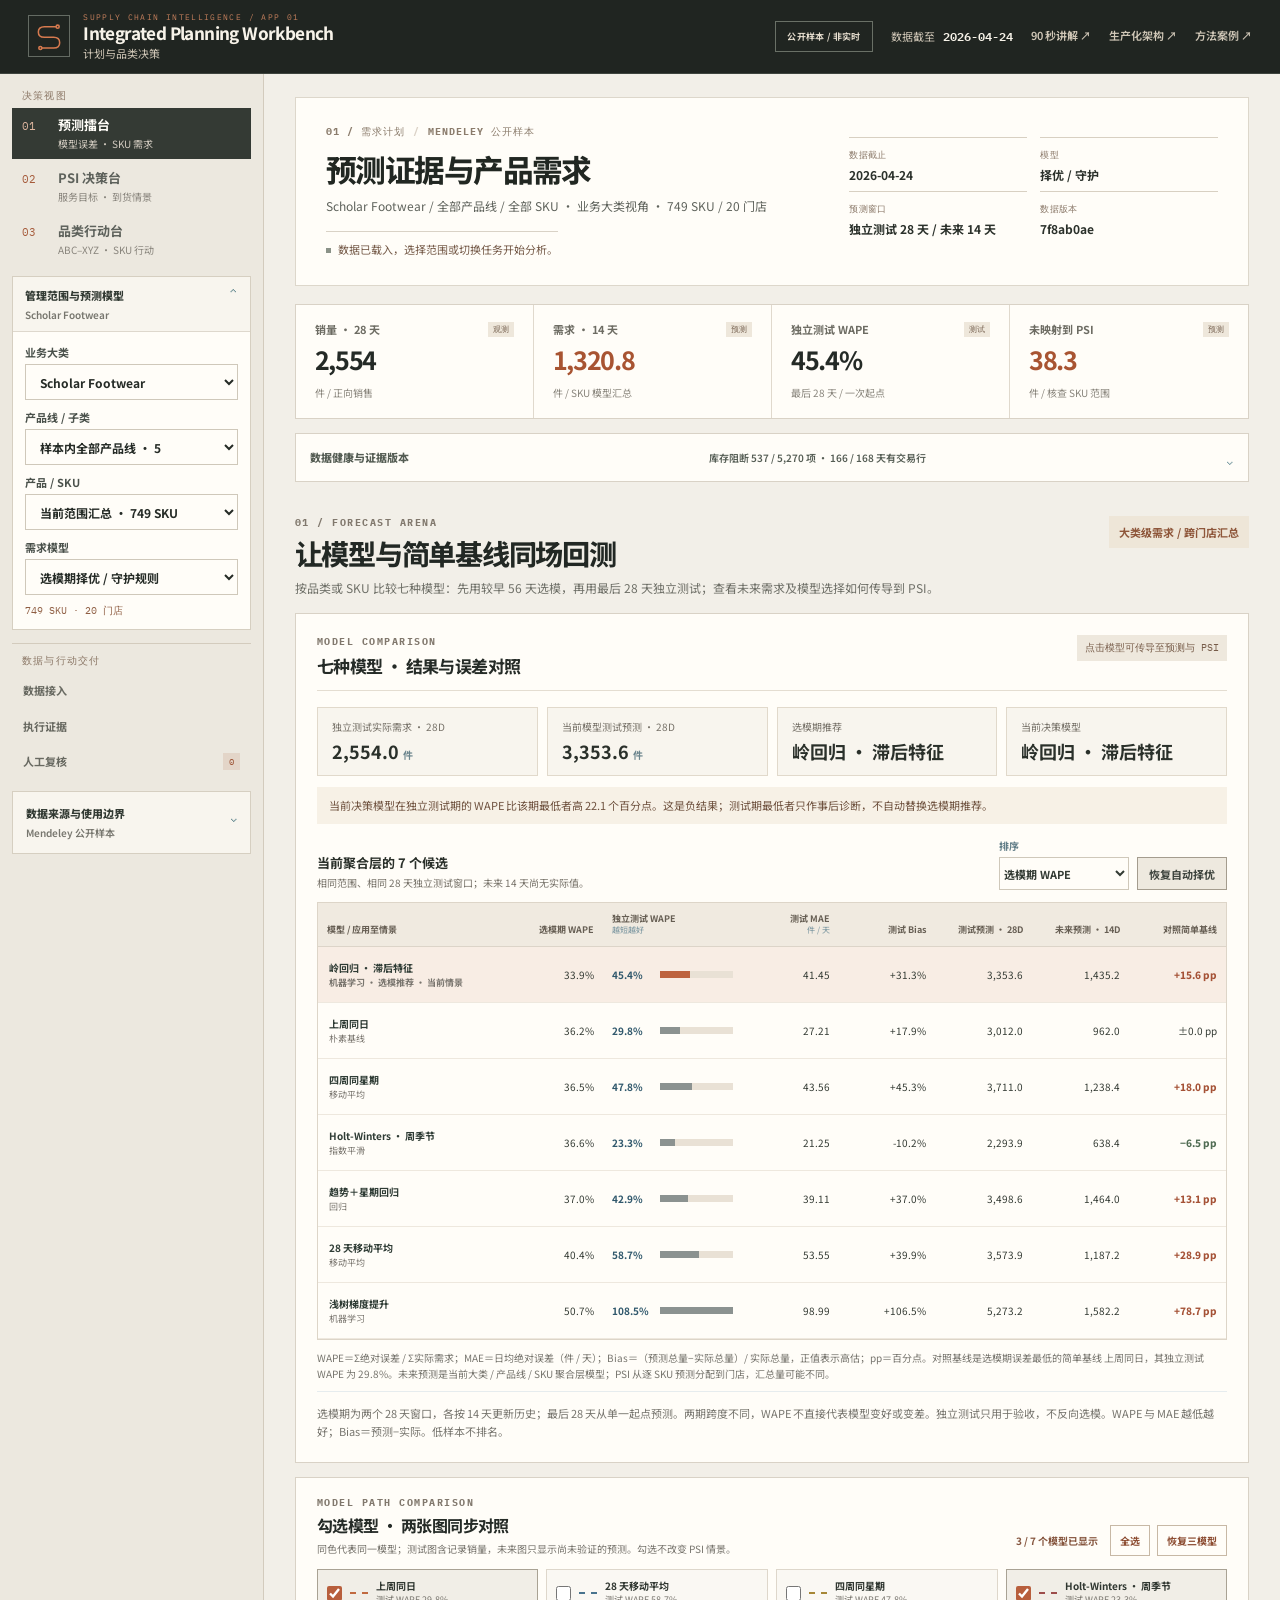
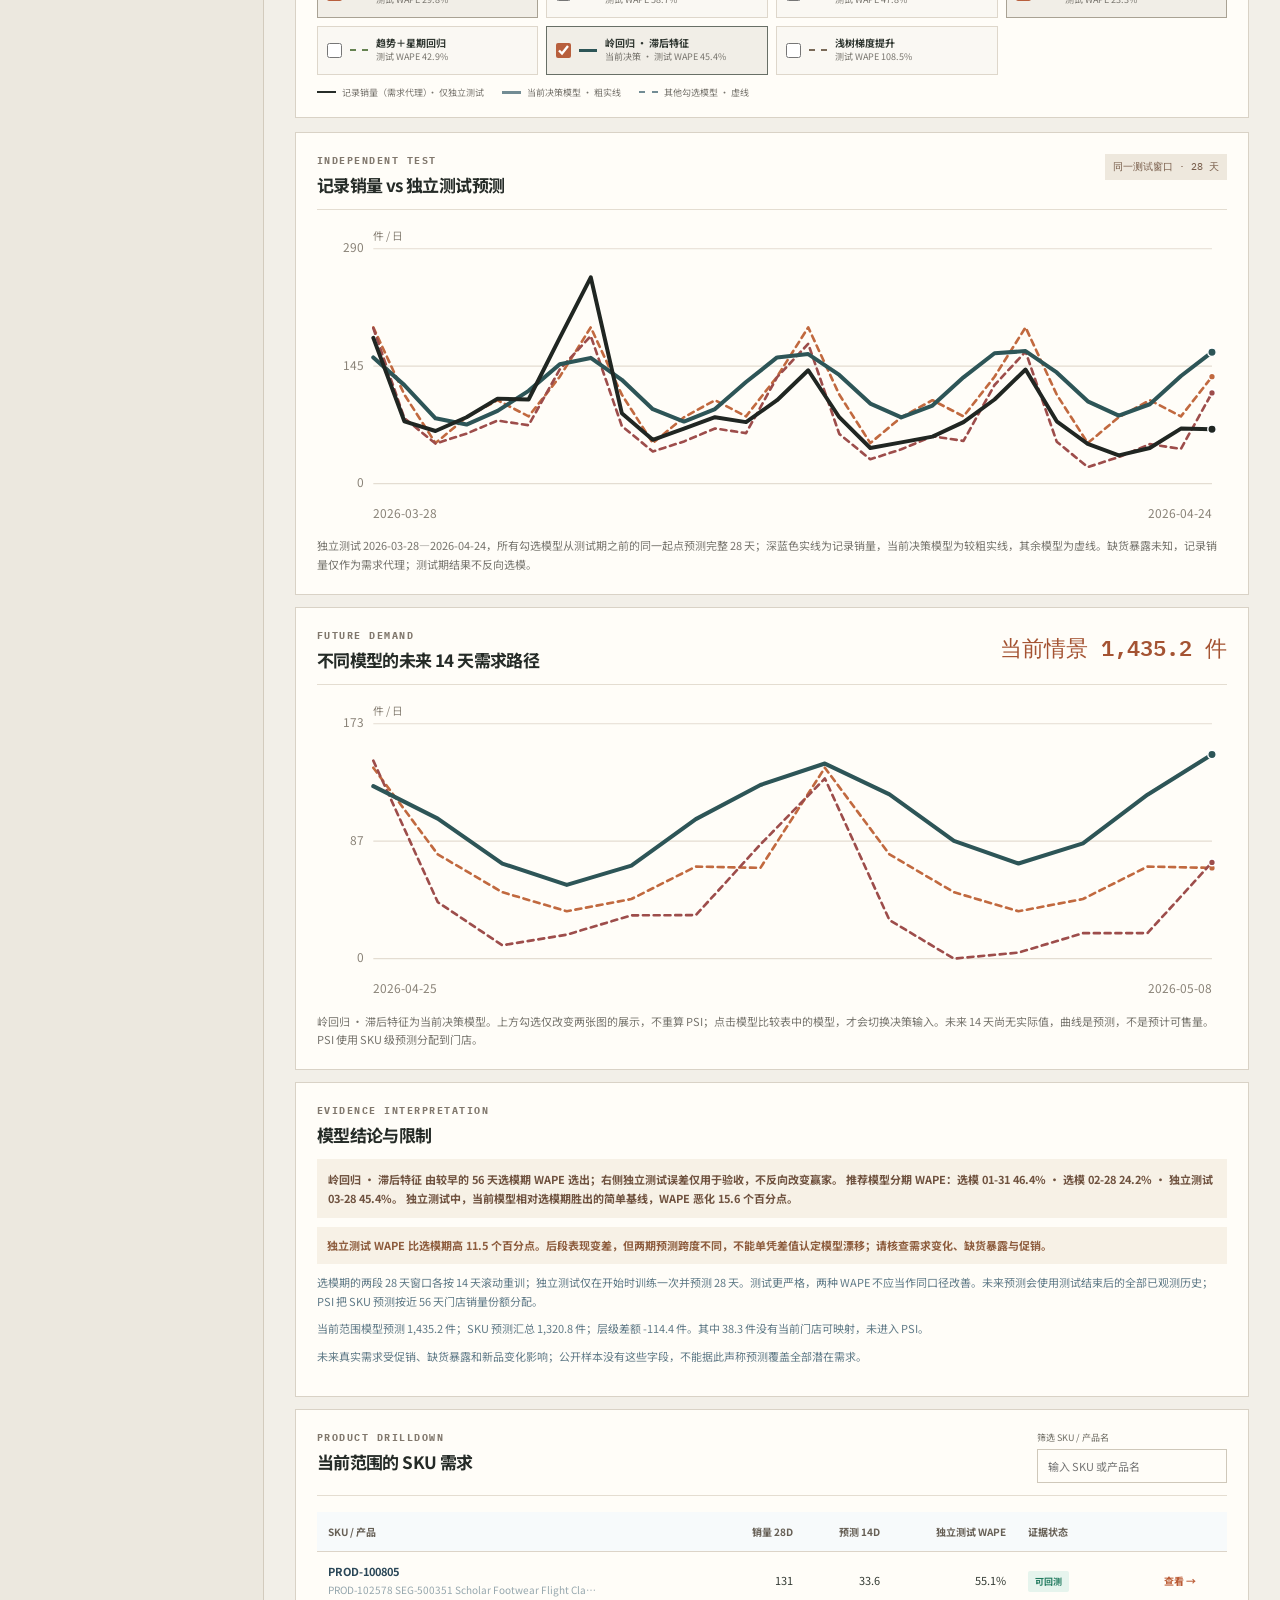
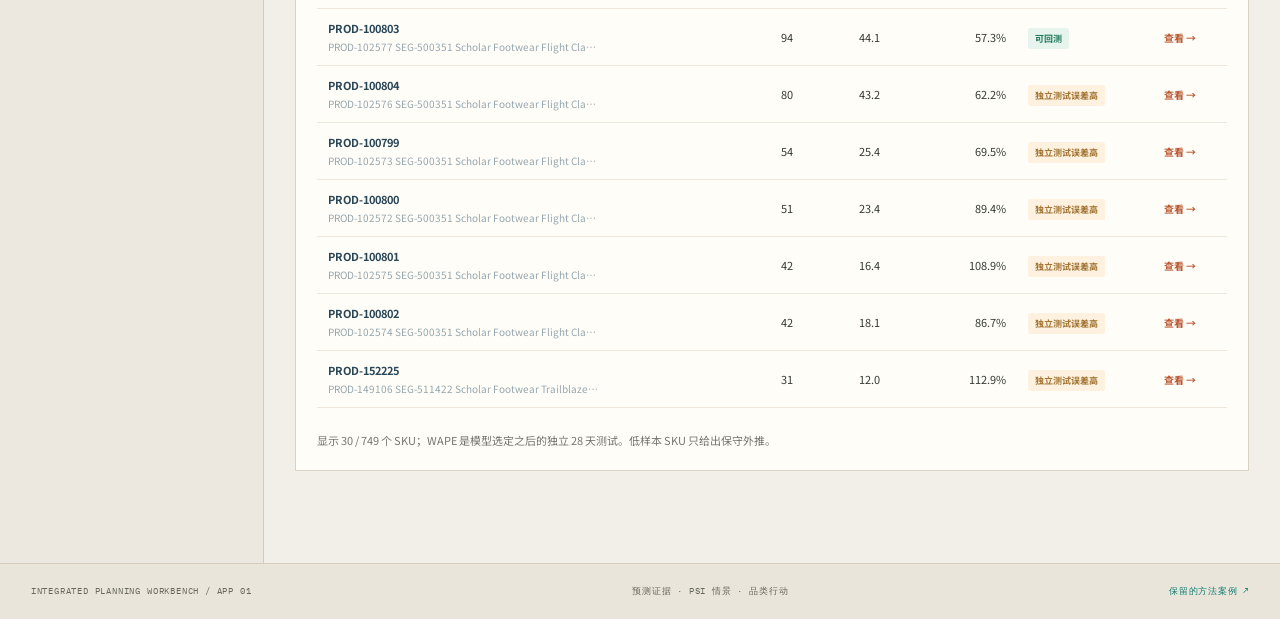
<file: docs/index.html>
<!doctype html>
<html lang="zh-CN">
<head>
  <meta charset="utf-8"><meta name="viewport" content="width=device-width,initial-scale=1">
  <meta name="description" content="从预测擂台到 PSI 情景与 ABC–XYZ 品类行动的供应链计划决策应用。">
  <title>Integrated Planning Workbench · 计划与品类决策</title>
  <link rel="stylesheet" href="console.css?v=app01-p1-demo-v3"><script type="module" src="console.js?v=app01-rail-v1"></script>
  <link rel="stylesheet" href="console-redesign.css?v=app01-multi-model-v2"><link rel="stylesheet" href="console-editorial.css?v=app01-quiet-v1">
</head>
<body><div class="app-shell">
  <header class="topbar"><a class="brand-mark" href="https://supply-chain-lab.summercommences.com/#app" aria-label="返回作品集"><svg viewBox="0 0 48 48" aria-hidden="true" focusable="false"><path d="M37 10H17c-6 0-9 3-9 8s3 8 9 8h14c6 0 9 3 9 8s-3 8-9 8H11"/><circle cx="37" cy="10" r="2.3"/><circle cx="11" cy="42" r="2.3"/></svg></a><div class="brand-copy"><small>SUPPLY CHAIN INTELLIGENCE / APP 01</small><strong>Integrated Planning Workbench</strong><span>计划与品类决策</span></div><div class="topbar-right"><span id="data-mode" class="data-mode">正在载入</span><span class="topbar-date">数据截至 <b id="as-of">—</b></span><a href="walkthrough.html">90 秒讲解 ↗</a><a href="production-readiness.html">生产化架构 ↗</a><a href="method-case/">方法案例 ↗</a></div></header>
  <main class="workbench-layout">
    <aside class="workbench-rail" aria-label="工作台控制区"><div class="rail-inner">
      <div class="rail-heading"><small>WORKSPACE / APP 01</small><strong>计划工作台</strong><span>预测 → 供需 → 品类决策</span></div>
      <div class="navigation-row"><nav class="main-nav" aria-label="三个决策视图"><button type="button" data-view="forecast" class="active" aria-current="page"><span>01</span><strong>预测擂台</strong><small>模型误差 · SKU 需求</small></button><button type="button" data-view="psi"><span>02</span><strong>PSI 决策台</strong><small>服务目标 · 到货情景</small></button><button type="button" data-view="category"><span>03</span><strong>品类行动台</strong><small>ABC–XYZ · SKU 行动</small></button></nav></div>
      <details class="scope-panel" open><summary><span>管理范围与预测模型</span><strong id="scope-rail-summary">加载中…</strong><em>调整</em></summary><div class="scope-bar"><div class="scope-label"><span class="tiny-overline">DECISION SCOPE</span><strong>选择管理范围</strong></div><label class="scope-field major-field">业务大类<select id="scope-major" aria-label="选择业务大类"></select></label><label class="scope-field category-field">产品线 / 子类<select id="scope-category" aria-label="选择产品线"></select></label><label class="scope-field sku-field">产品 / SKU<select id="scope-sku" aria-label="选择产品"><option value="">当前范围汇总</option></select></label><label class="scope-field model-field">需求模型<select id="model-policy" aria-label="选择用于情景的需求模型"><option value="auto">选模期择优 / 守护规则</option><option value="seasonal7">上周同日</option><option value="moving28">28 天移动平均</option><option value="weekday4">四周同星期</option><option value="holtWinters">Holt-Winters · 周季节</option><option value="linearTrend">趋势＋星期回归</option><option value="ridge">岭回归 · 滞后特征</option><option value="boostedStumps">浅树梯度提升</option></select></label><div id="scope-count" class="scope-count">—</div></div></details>
      <nav class="utility-nav" aria-label="数据与行动交付"><span class="utility-label">数据与行动交付</span><button type="button" data-view="data">数据接入</button><button type="button" data-view="evidence">执行证据</button><button type="button" data-view="review">人工复核 <b id="review-count">0</b></button></nav>
      <details class="source-panel"><summary><span>数据来源与使用边界</span><b id="source-rail-label">加载中…</b></summary><div id="trust-banner" class="trust-banner" role="status"></div></details>
    </div></aside>
    <div class="workbench-main">
      <section id="decision-context" class="decision-context" aria-label="当前工作情景"><div class="context-main"><div class="context-eyebrow"><span id="context-view">工作台</span><span class="context-dot">/</span><span id="context-mode">正在载入</span></div><h1 id="context-title">正在建立计划视图</h1><p id="context-scope">—</p><div id="context-update" class="context-update" role="status">正在准备数据与情景</div></div><div class="context-side"><div id="context-chips" class="context-chips"></div><button type="button" id="edit-scope" class="context-edit">调整管理范围 ↗</button></div></section>
    <div id="loading" class="loading" role="status">正在核对数据并建立计划模型…</div>
    <div id="workspace" hidden>
      <div id="scope-kpis" class="scope-kpis" aria-label="当前范围的计划指标"></div>
      <details class="coverage-disclosure"><summary><span>数据健康与证据版本</span><strong id="coverage-signal">加载中…</strong></summary><div id="coverage-strip" class="coverage-strip" aria-label="当前数据覆盖与证据版本"></div></details>

      <section id="forecast-view" class="view"><div class="view-heading"><div><p class="view-index">01 / FORECAST ARENA</p><h2>让模型与简单基线同场回测</h2><p>按品类或 SKU 比较七种模型：先用较早 56 天选模，再用最后 28 天独立测试；查看未来需求及模型选择如何传导到 PSI。</p></div><div id="forecast-status" class="view-status"></div></div><div class="panel scoreboard"><div class="panel-heading"><div><span class="panel-overline">MODEL COMPARISON</span><h2>七种模型 · 结果与误差对照</h2></div><span class="small-chip">点击模型可传导至预测与 PSI</span></div><div id="model-scoreboard"></div><p class="panel-foot">选模期为两个 28 天窗口，各按 14 天更新历史；最后 28 天从单一起点预测。两期跨度不同，WAPE 不直接代表模型变好或变差。独立测试只用于验收，不反向选模。WAPE 与 MAE 越低越好；Bias＝预测−实际。低样本不排名。</p></div><div class="panel model-chart-selector"><div class="model-chart-header"><div><span class="panel-overline">MODEL PATH COMPARISON</span><h2>勾选模型 · 两张图同步对照</h2><p>同色代表同一模型；测试图含记录销量，未来图只显示尚未验证的预测。勾选不改变 PSI 情景。</p></div><div class="model-chart-actions"><strong id="model-chart-count">—</strong><button type="button" id="model-chart-all" class="subtle-button">全选</button><button type="button" id="model-chart-reset" class="subtle-button">恢复三模型</button></div></div><div id="model-chart-options" class="model-chart-options" role="group" aria-label="选择在两张图中对照的预测模型"></div><div class="model-chart-key"><span><i class="actual-line"></i>记录销量（需求代理）· 仅独立测试</span><span><i class="current-line"></i>当前决策模型 · 粗实线</span><span><i class="other-line"></i>其他勾选模型 · 虚线</span></div></div><div class="forecast-layout"><div class="forecast-charts"><div class="panel chart-panel"><div class="panel-heading"><div><span class="panel-overline">INDEPENDENT TEST</span><h2>记录销量 vs 独立测试预测</h2></div><span class="small-chip">同一测试窗口 · 28 天</span></div><div id="backtest-chart" class="chart"></div><p id="backtest-caption" class="chart-caption"></p></div><div class="panel chart-panel"><div class="panel-heading"><div><span class="panel-overline">FUTURE DEMAND</span><h2>不同模型的未来 14 天需求路径</h2></div><span id="future-total" class="panel-figure">—</span></div><div id="future-chart" class="chart short"></div><p id="future-caption" class="chart-caption"></p></div></div><aside class="forecast-side"><div class="panel interpretation"><span class="panel-overline">EVIDENCE INTERPRETATION</span><h2>模型结论与限制</h2><div id="model-interpretation"></div></div></aside></div><div class="panel product-browser"><div class="panel-heading"><div><span class="panel-overline">PRODUCT DRILLDOWN</span><h2>当前范围的 SKU 需求</h2></div><label class="table-search">筛选 SKU / 产品名<input id="forecast-search" type="search" placeholder="输入 SKU 或产品名"></label></div><div class="table-wrap"><table><thead><tr><th>SKU / 产品</th><th class="num">销量 28D</th><th class="num">预测 14D</th><th class="num">独立测试 WAPE</th><th>证据状态</th><th></th></tr></thead><tbody id="forecast-products"></tbody></table></div><p id="forecast-list-note" class="panel-foot"></p></div></section>

      <section id="psi-view" class="view" hidden><div class="view-heading"><div><p class="view-index">02 / PSI DECISION DESK</p><h2>比较服务目标下的库存与补货</h2><p>同一组 SKU 需求预测输入三个服务目标；库存滚动、数量守恒和金额由规则计算。</p></div><div class="view-status warning">所有补货效果均为情景模拟</div></div><div class="panel scenario-controls"><div class="panel-heading"><div><span class="panel-overline">SCENARIO ASSUMPTIONS</span><h2>计划参数</h2></div><span class="small-chip">更改即重算 · 清空待复核动作</span></div><div class="control-grid"><label>模拟窗口<select id="horizon"><option value="14" selected>14 天 · 模型范围</option><option value="28">28 天 · 后 14 天延展</option></select></label><label>默认交期 / 天<input id="lead-time" type="number" min="1" max="90" value="14"></label><label>复盘周期 / 天<input id="review-days" type="number" min="1" max="60" value="7"></label><label>额外缓冲 / 天<input id="buffer-days" type="number" min="0" max="60" value="7"></label><label>补货容量上限 / 件<input id="max-order" type="number" min="0" step="1" value="0" title="0 表示不设上限"></label></div></div><div class="service-head"><div><span class="panel-overline">SERVICE TARGET COMPARISON</span><h2>选择一档进入决策情景</h2></div><p>目标服务参数影响安全量，并非实际服务水平预测</p></div><div id="service-cards" class="service-cards"></div><div class="psi-layout"><div class="panel chart-panel"><div class="panel-heading"><div><span class="panel-overline">PSI SCENARIO / DAILY CLOSE</span><h2>模拟期末库存路径</h2></div><span class="legend"><i class="legend-actual"></i> 无新增提案 <i class="legend-model"></i> 含提案到货</span></div><div id="psi-stock-chart" class="chart"></div><p id="psi-stock-caption" class="chart-caption psi-simulation-note"></p><details class="psi-daily-details"><summary>查看每日 P / S / I 数量明细</summary><p id="psi-daily-note" class="chart-caption"></p><div class="table-wrap"><table><thead><tr><th>日期</th><th class="num">预测需求 S</th><th class="num">已知在途到货 P</th><th class="num">提案到货 P</th><th class="num">基线期末 I</th><th class="num">提案期末 I</th><th class="num">基线未满足</th><th class="num">提案未满足</th></tr></thead><tbody id="psi-daily-rows"></tbody></table></div></details></div><div class="panel scenario-impact"><span class="panel-overline">DECISION IMPACT</span><h2>所选服务目标</h2><div id="psi-impact"></div></div></div><div class="psi-layout bottom"><div class="panel chart-panel"><div class="panel-heading"><div><span class="panel-overline">UNMET DEMAND / SIMULATED</span><h2>各 SKU 未满足需求累计汇总</h2></div></div><div id="psi-unmet-chart" class="chart short"></div><p class="chart-caption">各 SKU × 门店的预测需求与模拟供应逐日计算后累计；累计值不会下降，每日缺口相近时会接近直线。历史缺货暴露未知，不能当作真实缺货或服务水平。</p></div><div class="panel reconcile-panel"><div class="panel-heading"><div><span class="panel-overline">PSI RECONCILIATION</span><h2>数量与金额口径</h2></div></div><div id="psi-reconcile"></div></div></div><div class="panel store-panel"><div class="panel-heading"><div><span class="panel-overline">LOCATION DECOMPOSITION</span><h2>门店计划拆解</h2></div><span id="store-count" class="small-chip">—</span></div><div class="table-wrap"><table><thead><tr><th>门店</th><th class="num">有效在手 · 观测</th><th class="num">销量 28D · 观测</th><th class="num">提议量 · 情景</th><th class="num">基线未满足 · 情景</th><th class="num">提案后未满足 · 情景</th><th class="num">阻断</th></tr></thead><tbody id="psi-stores"></tbody></table></div></div><div id="psi-caveat" class="method-banner"></div></section>

      <section id="category-view" class="view" hidden><div class="view-heading"><div><p class="view-index">03 / CATEGORY ACTION DESK</p><h2>从组合结构走到 SKU 行动</h2><p>按销售贡献、需求波动、成本、退货和库存风险排序；建议列出证据，由人决定。</p></div><div id="category-status" class="view-status"></div></div><div id="category-kpis" class="category-kpis"></div><div class="category-top"><div class="panel matrix-panel"><div class="panel-heading"><div><span class="panel-overline">ABC × XYZ PORTFOLIO</span><h2>销售贡献 × 需求波动</h2></div><button type="button" id="clear-segment" class="subtle-button">清除分层筛选</button></div><div id="abc-matrix" class="abc-matrix"></div><p class="panel-foot">ABC：当前范围内近 28 天净销售额累计贡献，80% / 95% 分界。XYZ：近 12 周销量变异系数，X≤0.5、Y≤1、Z&gt;1；低于 8 件或少于 3 个有销量周归 N。</p></div><div class="panel action-priorities"><div class="panel-heading"><div><span class="panel-overline">CATEGORY SIGNALS</span><h2>当前优先处理信号</h2></div></div><div id="category-signals"></div></div></div><div class="action-layout"><div class="panel action-table"><div class="panel-heading"><div><span class="panel-overline">SKU ACTION REGISTER</span><h2>产品行动清单</h2></div><span id="action-count" class="small-chip">—</span></div><div class="table-controls"><label>搜索<input id="action-search" type="search" placeholder="SKU / 产品名"></label><label>排序<select id="action-sort"><option value="priority">综合优先级</option><option value="revenue">净销售额</option><option value="returns">退货率</option><option value="risk">风险门店</option><option value="stockValue">已知库存成本</option><option value="forecast">未来需求</option></select></label><label>行动<select id="action-filter"><option value="all">全部行动</option><option value="risk">预计缺口</option><option value="blocked">数据阻断</option><option value="overstock">高库存</option><option value="returns">高退货</option></select></label></div><div class="table-wrap"><table><thead><tr><th>SKU / 产品</th><th>分层</th><th class="num">销量 28D</th><th class="num">净销售额</th><th class="num">退货率</th><th class="num">已知库存成本</th><th class="num">风险门店 · 情景</th><th>建议动作 · 待复核</th></tr></thead><tbody id="action-rows"></tbody></table></div><div class="pager"><button type="button" id="action-prev">← 上一页</button><span id="action-page"></span><button type="button" id="action-next">下一页 →</button></div></div><aside id="sku-detail" class="panel sku-detail"><p class="empty-state">从行动清单选择 SKU，查看模型证据、门店风险与复核动作。</p></aside></div></section>

      <section id="data-view" class="view" hidden><div class="view-heading"><div><p class="view-index">DATA / LOCAL INTAKE</p><h2>接入自己的计划数据</h2><p>销售、库存与商品主数据为必需。库存可增加 available_units 作为计划可用量；在途 ETA 与商品交期、MOQ 进入 PSI。后续促销、缺货暴露与执行回执单独接入，不自动改写模型。</p></div><div class="view-status">CSV 只在浏览器会话处理</div></div><div class="data-layout"><div class="panel intake-panel"><div class="panel-heading"><div><span class="panel-overline">STANDARDIZED CSV</span><h2>文件映射</h2></div><button type="button" id="restore-demo" class="subtle-button">恢复公开样本</button></div><div class="upload-grid"><label class="upload-box"><b>01 销售 · 必需</b><span>date, location, sku, units, net_sales, cogs</span><input id="file-sales" type="file" accept=".csv,text/csv"><small id="name-sales">未选择</small></label><label class="upload-box"><b>02 库存 · 必需</b><span>as_of, location, sku, on_hand, available_units（建议）</span><input id="file-inventory" type="file" accept=".csv,text/csv"><small id="name-inventory">未选择</small></label><label class="upload-box"><b>03 商品 · 必需</b><span>sku, major_category, category, name…</span><input id="file-products" type="file" accept=".csv,text/csv"><small id="name-products">未选择</small></label><label class="upload-box"><b>04 在途 · 按需</b><span>eta, location, sku, units</span><input id="file-inbound" type="file" accept=".csv,text/csv"><small id="name-inbound">未选择</small></label></div><label class="confirm-line"><input id="no-inbound-confirm" type="checkbox">我确认当前范围没有未收货订单（未上传在途时）</label><div class="button-row"><button type="button" id="apply-files" class="primary-button">校验并加载</button><button type="button" id="download-templates" class="secondary-button">下载 CSV 模板</button></div><p id="intake-message" class="form-message" role="status"></p><div class="evidence-intake"><span class="panel-overline">P1 / POST-SNAPSHOT EVIDENCE</span><h3>可选运营证据</h3><p>这些文件以当前计划数据为键核验，可稍后单独导入；促销仅做标注，不能凭活动日历自动推定提升量。</p><div class="upload-grid"><label class="upload-box"><b>05 促销日历</b><span>promo_id, start_date, end_date, location, sku</span><input id="file-promotions" type="file" accept=".csv,text/csv"><small id="name-promotions">未选择</small></label><label class="upload-box"><b>06 后续销量与缺货暴露</b><span>date, location, sku, sold_units, open_hours, out_of_stock_hours…</span><input id="file-actuals" type="file" accept=".csv,text/csv"><small id="name-actuals">未选择</small></label><label class="upload-box"><b>07 订单执行回执</b><span>scenario_id, location, sku, ordered_units, eta…</span><input id="file-executions" type="file" accept=".csv,text/csv"><small id="name-executions">未选择</small></label></div><button type="button" id="apply-evidence" class="secondary-button">校验并接入运营证据</button><button type="button" id="clear-evidence" class="subtle-button">清除本次运营证据</button><p id="evidence-intake-message" class="form-message" role="status"></p></div></div><div class="panel quality-panel"><div class="panel-heading"><div><span class="panel-overline">QUALITY GATE</span><h2>数据健康</h2></div><span id="quality-count" class="small-chip">—</span></div><div id="data-stats" class="data-stats"></div><div id="quality-list" class="quality-list"></div></div></div></section>


      <section id="evidence-view" class="view" hidden><div class="view-heading"><div><p class="view-index">P1 / OPERATING EVIDENCE</p><h2>从情景推演走向执行证据</h2><p>在当前大类、产品线或 SKU 范围内，检查运营输入覆盖、未来预测与后续观测、建议量与下单回执。所有比较只使用可关联的记录；缺失和受缺货影响的销售单列。</p></div><div class="view-status warning">无数据不等于零</div></div><div class="synthetic-launch"><div><small>GUIDED P1 CASE / ALL RECORDS INVENTED</small><strong>看一次有负结果的计划—执行复盘</strong><p>独立合成 2 个 SKU、2 家门店、168 天销售和 7 天后续观测。含促销日预测偏低、缺货截尾、晚到货及建议量与实收量不一致；不会并入 Mendeley 样本。</p></div><div class="synthetic-actions"><button type="button" id="load-synthetic" class="primary-button">加载合成案例</button><a href="walkthrough.html">阅读 90 秒讲解 ↗</a></div></div><div id="evidence-status" class="method-banner"></div><div id="evidence-coverage" class="evidence-grid"></div><div id="evidence-comparisons" class="evidence-comparisons"></div><div id="evidence-caveat" class="method-banner"></div><p class="panel-foot"><a href="production-readiness.html">查看生产化架构与差距清单 ↗</a> · 运营证据只保存在当前浏览器会话，不构成 ERP/WMS 或审批系统的记录。</p></section>

      <section id="review-view" class="view" hidden><div class="view-heading"><div><p class="view-index">REVIEW / HUMAN IN THE LOOP</p><h2>复核品类行动，再交付现有流程</h2><p>行动单保留模型、库存和金额证据；导出的是待复核建议，不是采购单。</p></div></div><div id="review-gate" class="method-banner"></div><div class="review-layout"><div class="panel"><div class="panel-heading"><div><span class="panel-overline">DECISION LOG</span><h2>本次会话的人工决定</h2></div><span id="reviewed-count" class="small-chip">0 项</span></div><div id="review-log" class="review-log"></div></div><div class="panel export-panel"><div class="panel-heading"><div><span class="panel-overline">HANDOFF</span><h2>导出可追溯清单</h2></div></div><p>包含业务大类、产品线、SKU、ABC–XYZ、观测指标、选模与独立测试误差、数据摘要、模型和规则版本、情景编号及全部计划假设。</p><button type="button" id="export-decisions" class="primary-button">导出已复核行动</button><button type="button" id="export-register" class="secondary-button">导出当前范围全量清单</button><p id="export-message" class="panel-foot"></p></div></div></section>
    </div>
    </div>
  </main><footer><span>INTEGRATED PLANNING WORKBENCH / APP 01</span><span>预测证据 · PSI 情景 · 品类行动</span><a href="method-case/">保留的方法案例 ↗</a></footer>
</div></body></html>
</file>
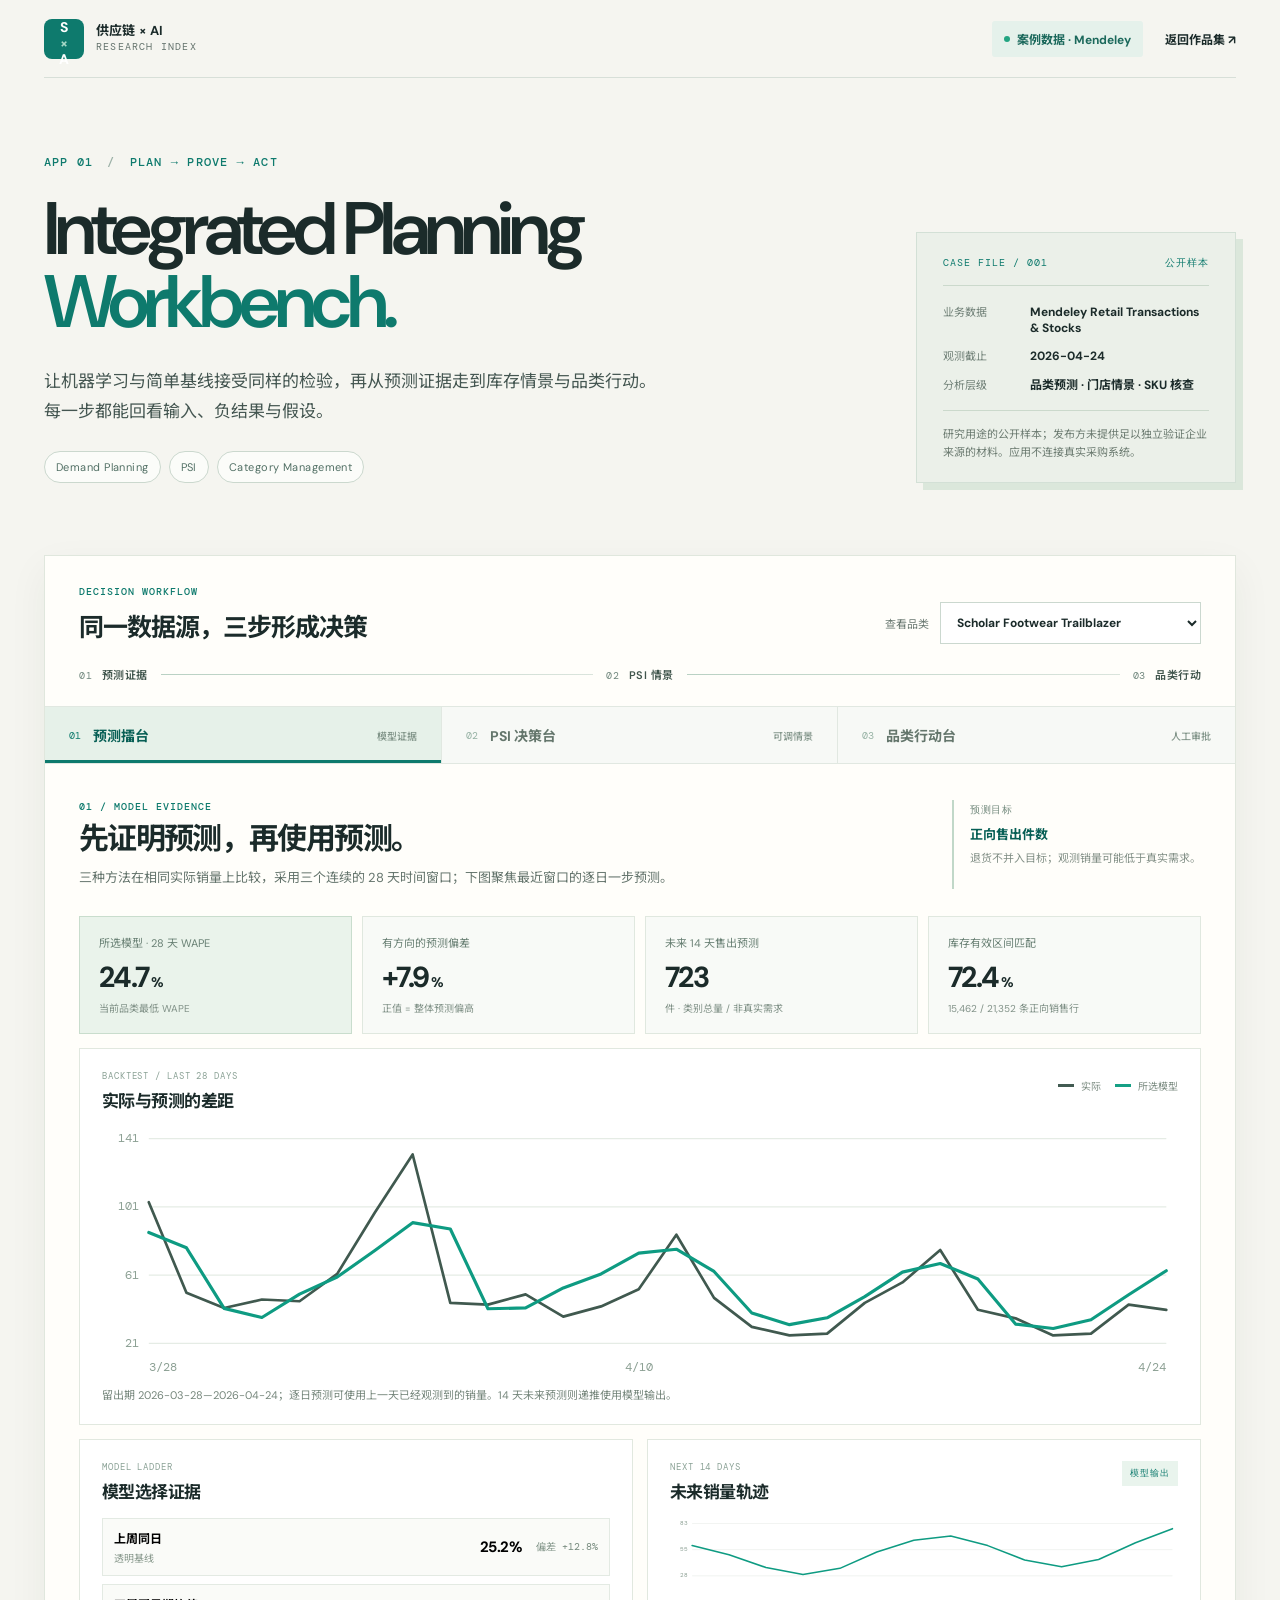
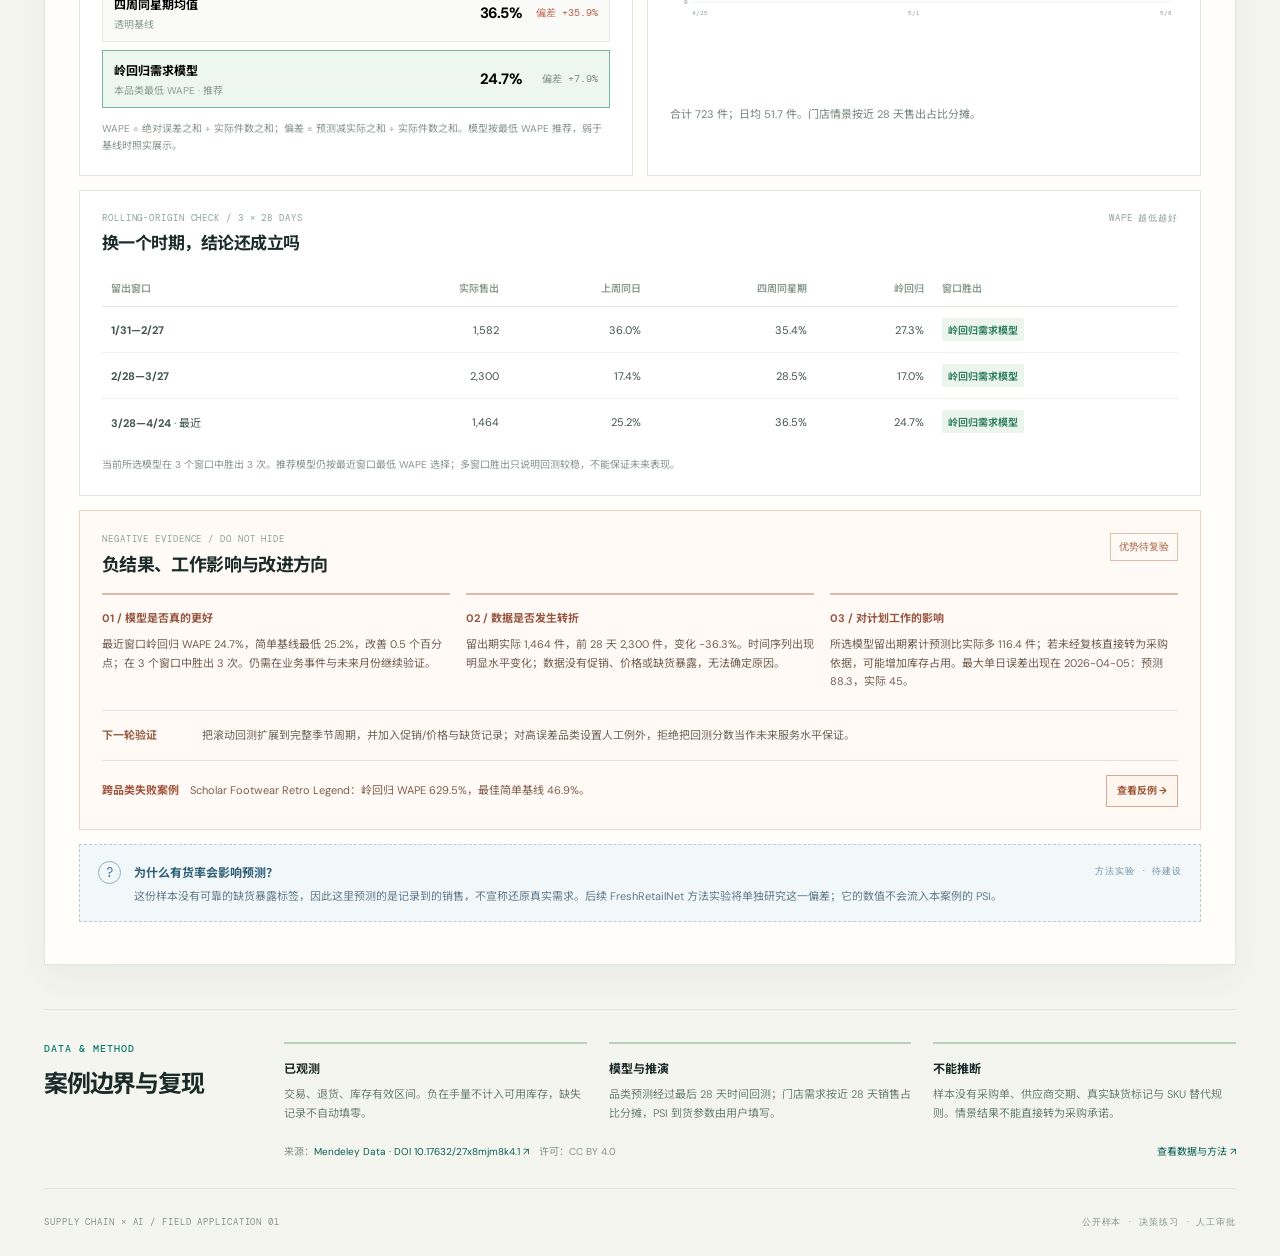
<file: docs/method-case/index.html>
<!doctype html>
<html lang="zh-CN">
<head>
  <meta charset="utf-8">
  <meta name="viewport" content="width=device-width, initial-scale=1">
  <meta name="color-scheme" content="light">
  <meta name="description" content="以公开零售样本展示预测证据、PSI 情景与品类行动的可追溯决策链。">
  <title>Integrated Planning Workbench · 供应链 × AI</title>
  <link rel="stylesheet" href="app.css">
  <script src="app.js" defer></script>
</head>
<body>
  <div class="shell">
    <header class="topbar">
      <a class="brand" href="https://supply-chain-lab.summercommences.com/#app" aria-label="返回作品集"><span class="brand-mark">S<span>×</span>A</span><span>供应链 × AI<br><small>RESEARCH INDEX</small></span></a>
      <div class="top-actions"><span class="source-chip"><span class="live-dot"></span>案例数据 · Mendeley</span><a class="back-link" href="https://supply-chain-lab.summercommences.com/#app">返回作品集 <span aria-hidden="true">↗</span></a></div>
    </header>

    <main>
      <section class="intro" aria-labelledby="page-title">
        <div class="intro-main">
          <p class="eyebrow">APP 01 <span>/</span> PLAN → PROVE → ACT</p>
          <h1 id="page-title">Integrated Planning<br><em>Workbench.</em></h1>
          <p class="intro-copy">让机器学习与简单基线接受同样的检验，再从预测证据走到库存情景与品类行动。每一步都能回看输入、负结果与假设。</p>
          <div class="hero-tags"><span>Demand Planning</span><span>PSI</span><span>Category Management</span></div>
        </div>
        <aside class="case-note" aria-label="案例范围">
          <div class="note-top"><span>CASE FILE / 001</span><span>公开样本</span></div>
          <div class="note-line"><small>业务数据</small><strong>Mendeley Retail Transactions & Stocks</strong></div>
          <div class="note-line"><small>观测截止</small><strong id="as-of">—</strong></div>
          <div class="note-line"><small>分析层级</small><strong>品类预测 · 门店情景 · SKU 核查</strong></div>
          <p>研究用途的公开样本；发布方未提供足以独立验证企业来源的材料。应用不连接真实采购系统。</p>
        </aside>
      </section>

      <section class="workspace" aria-label="计划工作台">
        <div class="workspace-head">
          <div><p class="section-kicker">DECISION WORKFLOW</p><h2>同一数据源，三步形成决策</h2></div>
          <label class="category-picker">查看品类 <select id="category-select" aria-label="选择品类"><option>加载中…</option></select></label>
        </div>
        <div class="step-strip" aria-hidden="true"><span>01 <b>预测证据</b></span><i></i><span>02 <b>PSI 情景</b></span><i></i><span>03 <b>品类行动</b></span></div>
        <nav class="view-nav" aria-label="应用页面">
          <button type="button" class="view-tab active" data-view="forecast" aria-current="page"><span>01</span> 预测擂台 <small>模型证据</small></button>
          <button type="button" class="view-tab" data-view="psi"><span>02</span> PSI 决策台 <small>可调情景</small></button>
          <button type="button" class="view-tab" data-view="action"><span>03</span> 品类行动台 <small>人工审批</small></button>
        </nav>

        <div id="loading" class="loading" role="status">正在读取可追溯的案例数据…</div>
        <div id="app-content" hidden>
          <section id="forecast-view" class="view" aria-labelledby="forecast-title">
            <div class="view-heading"><div><p class="section-kicker">01 / MODEL EVIDENCE</p><h2 id="forecast-title">先证明预测，再使用预测。</h2><p>三种方法在相同实际销量上比较，采用三个连续的 28 天时间窗口；下图聚焦最近窗口的逐日一步预测。</p></div><div class="heading-meta"><span>预测目标</span><strong>正向售出件数</strong><small>退货不并入目标；观测销量可能低于真实需求。</small></div></div>
            <div class="metric-grid" id="forecast-metrics"></div>
            <div class="panel chart-panel"><div class="panel-title"><div><p class="panel-kicker">BACKTEST / LAST 28 DAYS</p><h3>实际与预测的差距</h3></div><span class="chart-key"><i class="key-actual"></i> 实际 <i class="key-pred"></i> 所选模型</span></div><div id="backtest-chart" class="svg-chart"></div><div id="backtest-caption" class="chart-caption"></div></div>
            <div class="two-col">
              <div class="panel"><div class="panel-title"><div><p class="panel-kicker">MODEL LADDER</p><h3>模型选择证据</h3></div></div><div id="model-list" class="model-list"></div><p class="micro-note">WAPE = 绝对误差之和 ÷ 实际件数之和；偏差 = 预测减实际之和 ÷ 实际件数之和。模型按最低 WAPE 推荐，弱于基线时照实展示。</p></div>
              <div class="panel"><div class="panel-title"><div><p class="panel-kicker">NEXT 14 DAYS</p><h3>未来销量轨迹</h3></div><span class="assumption-tag">模型输出</span></div><div id="future-chart" class="svg-chart compact"></div><div id="future-caption" class="chart-caption"></div></div>
            </div>
            <div class="panel table-panel rolling-panel"><div class="panel-title"><div><p class="panel-kicker">ROLLING-ORIGIN CHECK / 3 × 28 DAYS</p><h3>换一个时期，结论还成立吗</h3></div><span class="table-count">WAPE 越低越好</span></div><div class="table-wrap"><table><thead><tr><th>留出窗口</th><th class="num">实际售出</th><th class="num">上周同日</th><th class="num">四周同星期</th><th class="num">岭回归</th><th>窗口胜出</th></tr></thead><tbody id="rolling-window-rows"></tbody></table></div><p class="micro-note" id="rolling-window-note"></p></div>
            <div id="failure-analysis" class="failure-analysis" aria-live="polite"></div>
            <div class="method-note"><div class="method-icon">?</div><div><strong>为什么有货率会影响预测？</strong><p>这份样本没有可靠的缺货暴露标签，因此这里预测的是记录到的销售，不宣称还原真实需求。后续 FreshRetailNet 方法实验将单独研究这一偏差；它的数值不会流入本案例的 PSI。</p></div><span class="method-status">方法实验 · 待建设</span></div>
          </section>

          <section id="psi-view" class="view" aria-labelledby="psi-title" hidden>
            <div class="view-heading"><div><p class="section-kicker">02 / PSI SCENARIO</p><h2 id="psi-title">把假设摆上台面。</h2><p>在手量来自已发布库存区间；未来售出、到货、门店分配均属于情景，不是已确认订单。</p></div><div class="heading-meta"><span>守恒口径</span><strong>期末 = 期初 + 到货 − 实际满足</strong><small>未满足件数单列，不让库存跌为负数。</small></div></div>
            <div id="scenario-method-banner" class="scenario-banner"></div>
            <div class="scenario-layout">
              <form id="scenario-form" class="panel control-panel">
                <div class="panel-title"><div><p class="panel-kicker">EDIT ASSUMPTIONS</p><h3>情景输入</h3></div><button class="text-button" type="reset">恢复默认</button></div>
                <label>压力测试窗口 <select id="horizon"><option value="14">14 天 · 模型预测范围</option><option value="30">30 天 · 外推压力测试</option><option value="60" selected>60 天 · 外推压力测试</option></select></label>
                <label>假设到货件数 <input id="inbound" type="number" min="0" max="100000" step="1" value="0" inputmode="numeric"><small>默认 0；没有真实采购单。</small></label>
                <label>到货日 <input id="arrival" type="number" min="1" max="60" step="1" value="14" inputmode="numeric"><small>第 1 天表示第一天开盘前到货。</small></label>
                <label>目标覆盖天数 <input id="target-cover" type="number" min="7" max="120" step="1" value="60" inputmode="numeric"><small>用来评估门店缺口与富余，不自动下单。</small></label>
                <label>到货分配 <select id="allocation"><option value="need">优先低覆盖门店</option><option value="sales">按近 28 天销量占比分配</option></select></label>
                <p class="control-footnote">第 15 天后重复未来 14 天的第二周节奏，仅用于压力测试；长期结果的可信度低于 14 天预测。</p>
              </form>
              <div class="scenario-results"><div class="metric-grid" id="psi-metrics"></div><div class="panel chart-panel"><div class="panel-title"><div><p class="panel-kicker">PROJECTED STOCK FLOW</p><h3>未来库存路径</h3></div><span class="chart-key"><i class="key-actual"></i> 不到货 <i class="key-pred"></i> 当前情景</span></div><div id="psi-chart" class="svg-chart"></div><div id="psi-caption" class="chart-caption"></div></div></div>
            </div>
            <div id="psi-insight" class="insight"></div>
            <div class="panel table-panel"><div class="panel-title"><div><p class="panel-kicker">STORE EXCEPTIONS</p><h3>门店覆盖与分配</h3></div><span class="table-count" id="store-count"></span></div><div class="table-wrap"><table><thead><tr><th>门店</th><th class="num">在手</th><th class="num">近 28 天售出</th><th class="num">估算覆盖</th><th class="num">期末库存</th><th class="num">未满足</th><th class="num">到货分配</th><th>核查</th></tr></thead><tbody id="store-rows"></tbody></table></div></div>
          </section>

          <section id="action-view" class="view" aria-labelledby="action-title" hidden>
            <div class="view-heading"><div><p class="section-kicker">03 / CATEGORY ACTION</p><h2 id="action-title">让建议进入审批，而非直接执行。</h2><p>把预测表现、库存覆盖、毛利与退货放在同一页，形成可追溯的处理顺序。</p></div><div class="heading-meta"><span>审批状态</span><strong id="approval-label">待人工确认</strong><small>导出行动单仅供讨论，不会发起采购或调拨。</small></div></div>
            <div class="action-layout">
              <div class="panel action-lead"><div class="panel-title"><div><p class="panel-kicker">CURRENT CATEGORY / DECISION BRIEF</p><h3 id="action-category">—</h3></div><span class="assumption-tag">建议草稿</span></div><div id="action-summary"></div><div class="approval-row"><label class="check"><input type="checkbox" id="approval-check"> <span>我已核查缺失库存记录、在途单与 SKU 适配性</span></label><button type="button" id="export-button" class="primary-button" disabled>导出行动单 CSV ↗</button></div></div>
              <div class="panel"><div class="panel-title"><div><p class="panel-kicker">PORTFOLIO SIGNALS</p><h3>六个品类横向看</h3></div></div><div id="category-list" class="category-list"></div></div>
            </div>
            <div id="realworld-gap" class="realworld-gap"></div>
            <div class="two-col action-tables">
              <div class="panel table-panel"><div class="panel-title"><div><p class="panel-kicker">STORE PRIORITY</p><h3>门店核查顺序</h3></div><span class="table-count">前 8 个门店</span></div><div class="table-wrap"><table><thead><tr><th>门店</th><th class="num">估算覆盖</th><th class="num">近 28 天毛利</th><th class="num">退货</th><th>优先原因</th></tr></thead><tbody id="priority-store-rows"></tbody></table></div></div>
              <div class="panel table-panel"><div class="panel-title"><div><p class="panel-kicker">SKU EVIDENCE</p><h3>SKU 核查清单</h3></div><span class="table-count">前 8 个 SKU</span></div><div class="table-wrap"><table><thead><tr><th>SKU</th><th class="num">在手</th><th class="num">售出</th><th class="num">库存匹配</th><th>核查方向</th></tr></thead><tbody id="priority-sku-rows"></tbody></table></div></div>
            </div>
          </section>
        </div>
      </section>

      <section class="provenance" aria-labelledby="prov-title"><div><p class="section-kicker">DATA & METHOD</p><h2 id="prov-title">案例边界与复现</h2></div><div class="prov-grid"><div><strong>已观测</strong><p>交易、退货、库存有效区间。负在手量不计入可用库存，缺失记录不自动填零。</p></div><div><strong>模型与推演</strong><p>品类预测经过最后 28 天时间回测；门店需求按近 28 天销售占比分摊，PSI 到货参数由用户填写。</p></div><div><strong>不能推断</strong><p>样本没有采购单、供应商交期、真实缺货标记与 SKU 替代规则。情景结果不能直接转为采购承诺。</p></div></div><div class="prov-footer"><span>来源：<a href="https://data.mendeley.com/datasets/27x8mjm8k4/1" target="_blank" rel="noopener noreferrer">Mendeley Data · DOI 10.17632/27x8mjm8k4.1 ↗</a>　许可：CC BY 4.0</span><a href="method.html">查看数据与方法 ↗</a></div></section>
    </main>
    <footer class="footer"><span>SUPPLY CHAIN × AI / FIELD APPLICATION 01</span><span>公开样本 · 决策练习 · 人工审批</span></footer>
  </div>
</body>
</html>
</file>
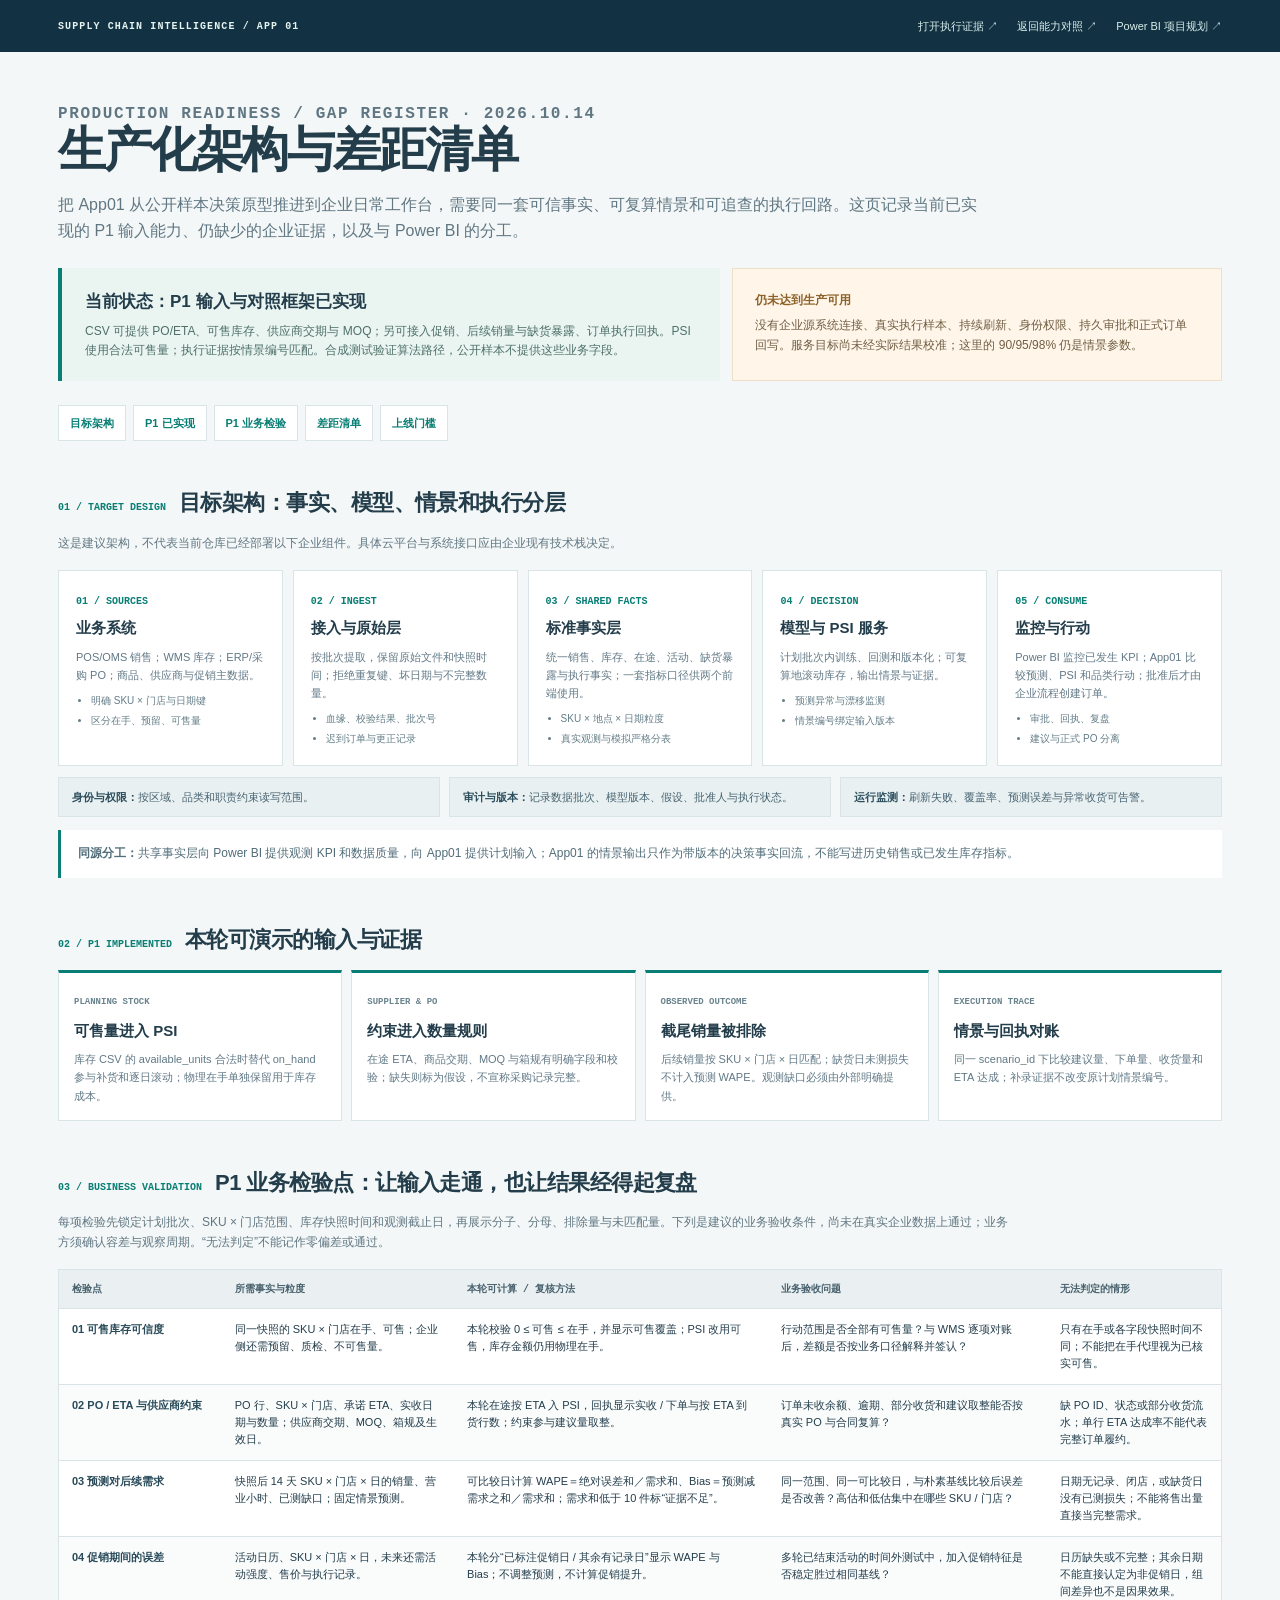
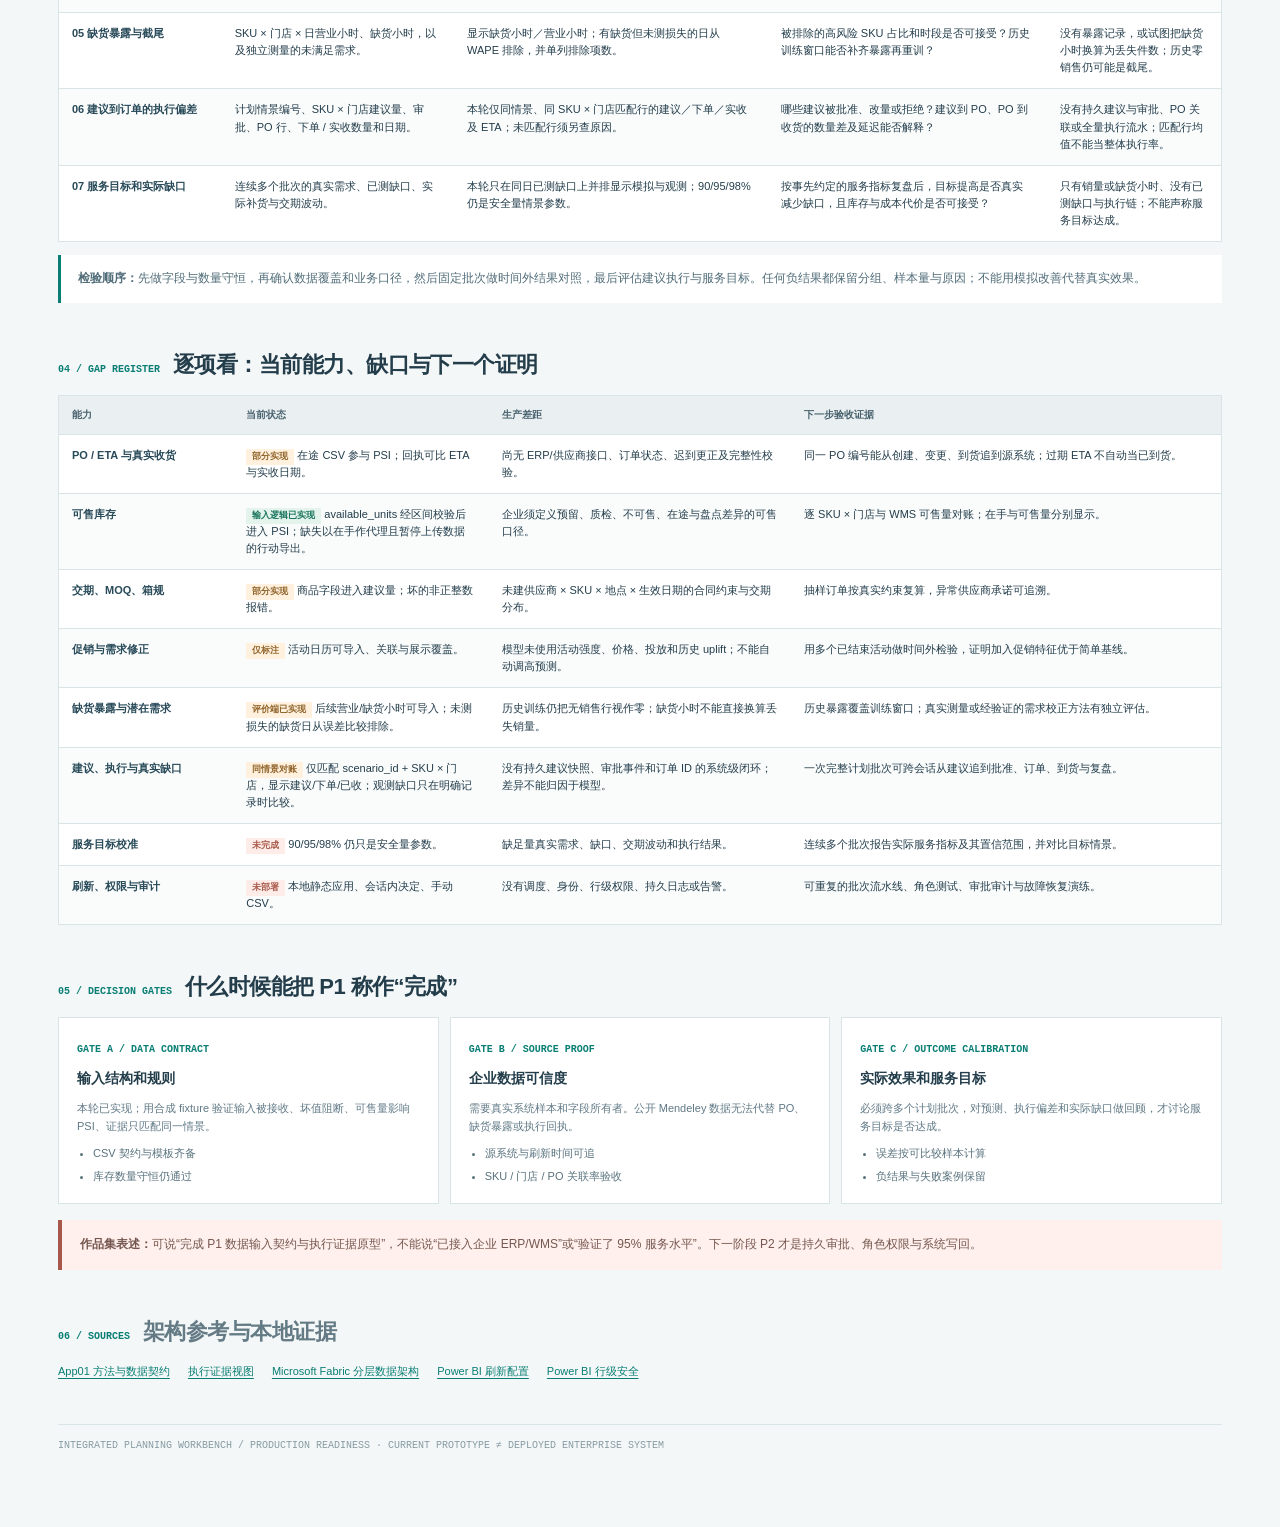
<file: docs/production-readiness.html>
<!doctype html>
<html lang="zh-CN">
<head>
  <meta charset="utf-8"><meta name="viewport" content="width=device-width, initial-scale=1">
  <meta name="description" content="Integrated Planning Workbench 的生产化架构与差距清单：明确已实现的 P1 输入契约、缺少的企业数据与上线门槛。">
  <title>生产化架构与差距清单｜Integrated Planning Workbench</title>
  <style>
    :root{--ink:#233d4b;--muted:#607783;--line:#d9e4e6;--paper:#f4f7f7;--white:#fff;--navy:#123142;--teal:#087e74;--pale:#eaf5f2;--amber:#95692d;--amber-pale:#fff6e9;--red:#a8574b;--red-pale:#fff0ed;--mono:ui-monospace,SFMono-Regular,Menlo,monospace}
    *{box-sizing:border-box}html{scroll-behavior:smooth}body{margin:0;background:var(--paper);color:var(--ink);font:14px/1.65 -apple-system,BlinkMacSystemFont,"Segoe UI","PingFang SC",sans-serif}a{color:var(--teal);text-underline-offset:3px}.top{background:var(--navy);color:#e5f3f1}.top-inner{max-width:1220px;margin:auto;padding:17px 28px;display:flex;justify-content:space-between;gap:16px;align-items:center}.brand{font:800 10px var(--mono);letter-spacing:.11em}.top-links{display:flex;gap:19px}.top a{color:#d9eeeb;font-size:11px;text-decoration:none}.top a:hover{text-decoration:underline}
    main{max-width:1220px;margin:auto;padding:39px 28px 75px}.eyebrow{font:800 10px var(--mono);letter-spacing:.1em;color:var(--teal);margin:0 0 12px}.hero h1{font-size:clamp(30px,4vw,48px);line-height:1.14;letter-spacing:-.045em;margin:0}.hero>p{font-size:16px;color:var(--muted);max-width:920px;margin:14px 0 0}.status{margin-top:23px;display:grid;grid-template-columns:1.15fr .85fr;gap:12px}.status-main{background:var(--pale);border-left:4px solid var(--teal);padding:20px 23px}.status-main strong{display:block;font-size:17px}.status-main p{font-size:12px;color:#4e7068;margin:6px 0 0}.status-side{border:1px solid #eedfc7;background:var(--amber-pale);padding:19px 22px}.status-side b{font-size:12px;color:#8d622a}.status-side p{font-size:12px;color:#705e44;margin:5px 0 0}.nav{display:flex;flex-wrap:wrap;gap:7px;margin-top:24px}.nav a{background:#fff;border:1px solid var(--line);padding:8px 11px;text-decoration:none;font-size:11px;font-weight:800}
    section.content{margin-top:48px}.section-head{display:flex;gap:13px;align-items:baseline;margin-bottom:17px}.section-head small{font:700 10px var(--mono);color:var(--teal)}h2{font-size:22px;line-height:1.25;letter-spacing:-.025em;margin:0}h3{font-size:14px;margin:0 0 8px}.intro{color:var(--muted);font-size:12px;max-width:960px;margin:0 0 16px}.architecture{display:grid;grid-template-columns:repeat(5,minmax(0,1fr));gap:10px}.layer{background:#fff;border:1px solid var(--line);padding:17px;min-width:0}.layer small{font:700 10px var(--mono);color:var(--teal)}.layer b{display:block;font-size:15px;margin:5px 0 7px}.layer p{font-size:11px;color:#617986;margin:0}.layer ul{font-size:10px;color:#637d87;margin:9px 0 0;padding-left:15px}.layer li+li{margin-top:4px}.crosscut{display:grid;grid-template-columns:repeat(3,1fr);gap:9px;margin-top:11px}.crosscut div{background:#e9f0f1;border:1px solid var(--line);padding:10px 13px;font-size:11px;color:#476371}.crosscut b{color:#2b4e5d}.handoff{margin-top:13px;border-left:3px solid var(--teal);background:#fff;padding:14px 17px;font-size:12px;color:#516d79}
    .metrics{display:grid;grid-template-columns:repeat(4,1fr);gap:9px}.metric{border-top:3px solid var(--teal);background:#fff;padding:15px;border-left:1px solid var(--line);border-right:1px solid var(--line);border-bottom:1px solid var(--line)}.metric small{font:700 9px var(--mono);color:#69838d}.metric b{display:block;font-size:15px;margin:7px 0}.metric p{font-size:11px;color:#617986;margin:0}.table-wrap{overflow:auto;border:1px solid var(--line);background:#fff}table{border-collapse:collapse;width:100%;min-width:1040px}th,td{padding:12px 13px;text-align:left;vertical-align:top;border-bottom:1px solid var(--line);font-size:11px;line-height:1.55}th{background:#eaf0f2;color:#48616d;font:700 10px var(--mono)}tbody tr:last-child td{border-bottom:0}tbody tr:nth-child(even){background:#fafcfc}td:first-child{font-weight:800;width:15%;color:#284a59}td:nth-child(2){width:22%}td:nth-child(3){width:26%}td:nth-child(4){width:37%}.business-table{min-width:1110px}.business-table td:first-child{width:14%}.business-table td:nth-child(2){width:20%}.business-table td:nth-child(3){width:27%}.business-table td:nth-child(4){width:24%}.business-table td:nth-child(5){width:15%}.tag{font:700 9px var(--mono);padding:3px 6px;white-space:nowrap}.tag.done{background:#e4f3ec;color:#1a765f}.tag.partial{background:#fff1dd;color:#92662d}.tag.gap{background:#fdece7;color:#ab5c4e}
    .gates{display:grid;grid-template-columns:repeat(3,1fr);gap:11px}.gate{background:#fff;border:1px solid var(--line);padding:18px}.gate small{font:700 10px var(--mono);color:var(--teal)}.gate h3{margin:8px 0}.gate p{font-size:11px;color:#607986;margin:0}.gate ul{font-size:11px;color:#58727d;padding-left:16px;margin:9px 0 0}.gate li+li{margin-top:5px}.warning{margin-top:16px;background:var(--red-pale);border-left:4px solid var(--red);padding:15px 18px;font-size:12px;color:#76574f}.sources{font-size:11px;color:#647b86}.sources a{margin-right:18px;white-space:nowrap}.foot{font:10px var(--mono);color:#879ba4;border-top:1px solid var(--line);margin-top:43px;padding-top:15px}
    @media(max-width:1030px){.architecture{grid-template-columns:repeat(3,1fr)}.metrics{grid-template-columns:repeat(2,1fr)}}@media(max-width:750px){.status,.gates{grid-template-columns:1fr}.architecture{grid-template-columns:repeat(2,1fr)}.crosscut{grid-template-columns:1fr}.top-inner,main{padding-left:17px;padding-right:17px}.top-inner{align-items:start}.top-links{flex-wrap:wrap;gap:6px 15px}}@media(max-width:470px){.architecture,.metrics{grid-template-columns:1fr}.section-head{display:block}.section-head small{display:block;margin-bottom:6px}}
  </style>
</head>
<body>
  <header class="top"><div class="top-inner"><div class="brand">SUPPLY CHAIN INTELLIGENCE / APP 01</div><div class="top-links"><a href="./#evidence">打开执行证据 ↗</a><a href="reference/app01-vs-power-bi-preview.html#roadmap">返回能力对照 ↗</a><a href="reference/power-bi-counterpart-project-plan.html">Power BI 项目规划 ↗</a></div></div></header>
  <main>
    <div class="hero"><p class="eyebrow">PRODUCTION READINESS / GAP REGISTER · 2026.10.14</p><h1>生产化架构与差距清单</h1><p>把 App01 从公开样本决策原型推进到企业日常工作台，需要同一套可信事实、可复算情景和可追查的执行回路。这页记录当前已实现的 P1 输入能力、仍缺少的企业证据，以及与 Power BI 的分工。</p><div class="status"><div class="status-main"><strong>当前状态：P1 输入与对照框架已实现</strong><p>CSV 可提供 PO/ETA、可售库存、供应商交期与 MOQ；另可接入促销、后续销量与缺货暴露、订单执行回执。PSI 使用合法可售量；执行证据按情景编号匹配。合成测试验证算法路径，公开样本不提供这些业务字段。</p></div><div class="status-side"><b>仍未达到生产可用</b><p>没有企业源系统连接、真实执行样本、持续刷新、身份权限、持久审批和正式订单回写。服务目标尚未经实际结果校准；这里的 90/95/98% 仍是情景参数。</p></div></div><nav class="nav" aria-label="页面章节"><a href="#architecture">目标架构</a><a href="#implemented">P1 已实现</a><a href="#business-checks">P1 业务检验</a><a href="#gaps">差距清单</a><a href="#gates">上线门槛</a></nav></div>

    <section class="content" id="architecture"><div class="section-head"><small>01 / TARGET DESIGN</small><h2>目标架构：事实、模型、情景和执行分层</h2></div><p class="intro">这是建议架构，不代表当前仓库已经部署以下企业组件。具体云平台与系统接口应由企业现有技术栈决定。</p><div class="architecture">
      <div class="layer"><small>01 / SOURCES</small><b>业务系统</b><p>POS/OMS 销售；WMS 库存；ERP/采购 PO；商品、供应商与促销主数据。</p><ul><li>明确 SKU × 门店与日期键</li><li>区分在手、预留、可售量</li></ul></div>
      <div class="layer"><small>02 / INGEST</small><b>接入与原始层</b><p>按批次提取，保留原始文件和快照时间；拒绝重复键、坏日期与不完整数量。</p><ul><li>血缘、校验结果、批次号</li><li>迟到订单与更正记录</li></ul></div>
      <div class="layer"><small>03 / SHARED FACTS</small><b>标准事实层</b><p>统一销售、库存、在途、活动、缺货暴露与执行事实；一套指标口径供两个前端使用。</p><ul><li>SKU × 地点 × 日期粒度</li><li>真实观测与模拟严格分表</li></ul></div>
      <div class="layer"><small>04 / DECISION</small><b>模型与 PSI 服务</b><p>计划批次内训练、回测和版本化；可复算地滚动库存，输出情景与证据。</p><ul><li>预测异常与漂移监测</li><li>情景编号绑定输入版本</li></ul></div>
      <div class="layer"><small>05 / CONSUME</small><b>监控与行动</b><p>Power BI 监控已发生 KPI；App01 比较预测、PSI 和品类行动；批准后才由企业流程创建订单。</p><ul><li>审批、回执、复盘</li><li>建议与正式 PO 分离</li></ul></div>
    </div><div class="crosscut"><div><b>身份与权限：</b>按区域、品类和职责约束读写范围。</div><div><b>审计与版本：</b>记录数据批次、模型版本、假设、批准人与执行状态。</div><div><b>运行监测：</b>刷新失败、覆盖率、预测误差与异常收货可告警。</div></div><div class="handoff"><strong>同源分工：</strong>共享事实层向 Power BI 提供观测 KPI 和数据质量，向 App01 提供计划输入；App01 的情景输出只作为带版本的决策事实回流，不能写进历史销售或已发生库存指标。</div></section>

    <section class="content" id="implemented"><div class="section-head"><small>02 / P1 IMPLEMENTED</small><h2>本轮可演示的输入与证据</h2></div><div class="metrics"><div class="metric"><small>PLANNING STOCK</small><b>可售量进入 PSI</b><p>库存 CSV 的 available_units 合法时替代 on_hand 参与补货和逐日滚动；物理在手单独保留用于库存成本。</p></div><div class="metric"><small>SUPPLIER & PO</small><b>约束进入数量规则</b><p>在途 ETA、商品交期、MOQ 与箱规有明确字段和校验；缺失则标为假设，不宣称采购记录完整。</p></div><div class="metric"><small>OBSERVED OUTCOME</small><b>截尾销量被排除</b><p>后续销量按 SKU × 门店 × 日匹配；缺货日未测损失不计入预测 WAPE。观测缺口必须由外部明确提供。</p></div><div class="metric"><small>EXECUTION TRACE</small><b>情景与回执对账</b><p>同一 scenario_id 下比较建议量、下单量、收货量和 ETA 达成；补录证据不改变原计划情景编号。</p></div></div></section>

    <section class="content" id="business-checks"><div class="section-head"><small>03 / BUSINESS VALIDATION</small><h2>P1 业务检验点：让输入走通，也让结果经得起复盘</h2></div><p class="intro">每项检验先锁定计划批次、SKU × 门店范围、库存快照时间和观测截止日，再展示分子、分母、排除量与未匹配量。下列是建议的业务验收条件，尚未在真实企业数据上通过；业务方须确认容差与观察周期。“无法判定”不能记作零偏差或通过。</p><div class="table-wrap"><table class="business-table"><thead><tr><th>检验点</th><th>所需事实与粒度</th><th>本轮可计算 / 复核方法</th><th>业务验收问题</th><th>无法判定的情形</th></tr></thead><tbody>
      <tr><td>01 可售库存可信度</td><td>同一快照的 SKU × 门店在手、可售；企业侧还需预留、质检、不可售量。</td><td>本轮校验 0 ≤ 可售 ≤ 在手，并显示可售覆盖；PSI 改用可售，库存金额仍用物理在手。</td><td>行动范围是否全部有可售量？与 WMS 逐项对账后，差额是否按业务口径解释并签认？</td><td>只有在手或各字段快照时间不同；不能把在手代理视为已核实可售。</td></tr>
      <tr><td>02 PO / ETA 与供应商约束</td><td>PO 行、SKU × 门店、承诺 ETA、实收日期与数量；供应商交期、MOQ、箱规及生效日。</td><td>本轮在途按 ETA 入 PSI，回执显示实收 / 下单与按 ETA 到货行数；约束参与建议量取整。</td><td>订单未收余额、逾期、部分收货和建议取整能否按真实 PO 与合同复算？</td><td>缺 PO ID、状态或部分收货流水；单行 ETA 达成率不能代表完整订单履约。</td></tr>
      <tr><td>03 预测对后续需求</td><td>快照后 14 天 SKU × 门店 × 日的销量、营业小时、已测缺口；固定情景预测。</td><td>可比较日计算 WAPE＝绝对误差和／需求和、Bias＝预测减需求之和／需求和；需求和低于 10 件标“证据不足”。</td><td>同一范围、同一可比较日，与朴素基线比较后误差是否改善？高估和低估集中在哪些 SKU / 门店？</td><td>日期无记录、闭店，或缺货日没有已测损失；不能将售出量直接当完整需求。</td></tr>
      <tr><td>04 促销期间的误差</td><td>活动日历、SKU × 门店 × 日，未来还需活动强度、售价与执行记录。</td><td>本轮分“已标注促销日 / 其余有记录日”显示 WAPE 与 Bias；不调整预测，不计算促销提升。</td><td>多轮已结束活动的时间外测试中，加入促销特征是否稳定胜过相同基线？</td><td>日历缺失或不完整；其余日期不能直接认定为非促销日，组间差异也不是因果效果。</td></tr>
      <tr><td>05 缺货暴露与截尾</td><td>SKU × 门店 × 日营业小时、缺货小时，以及独立测量的未满足需求。</td><td>显示缺货小时／营业小时；有缺货但未测损失的日从 WAPE 排除，并单列排除项数。</td><td>被排除的高风险 SKU 占比和时段是否可接受？历史训练窗口能否补齐暴露再重训？</td><td>没有暴露记录，或试图把缺货小时换算为丢失件数；历史零销售仍可能是截尾。</td></tr>
      <tr><td>06 建议到订单的执行偏差</td><td>计划情景编号、SKU × 门店建议量、审批、PO 行、下单 / 实收数量和日期。</td><td>本轮仅同情景、同 SKU × 门店匹配行的建议／下单／实收及 ETA；未匹配行须另查原因。</td><td>哪些建议被批准、改量或拒绝？建议到 PO、PO 到收货的数量差及延迟能否解释？</td><td>没有持久建议与审批、PO 关联或全量执行流水；匹配行均值不能当整体执行率。</td></tr>
      <tr><td>07 服务目标和实际缺口</td><td>连续多个批次的真实需求、已测缺口、实际补货与交期波动。</td><td>本轮只在同日已测缺口上并排显示模拟与观测；90/95/98% 仍是安全量情景参数。</td><td>按事先约定的服务指标复盘后，目标提高是否真实减少缺口，且库存与成本代价是否可接受？</td><td>只有销量或缺货小时、没有已测缺口与执行链；不能声称服务目标达成。</td></tr>
    </tbody></table></div><div class="handoff"><strong>检验顺序：</strong>先做字段与数量守恒，再确认数据覆盖和业务口径，然后固定批次做时间外结果对照，最后评估建议执行与服务目标。任何负结果都保留分组、样本量与原因；不能用模拟改善代替真实效果。</div></section>

    <section class="content" id="gaps"><div class="section-head"><small>04 / GAP REGISTER</small><h2>逐项看：当前能力、缺口与下一个证明</h2></div><div class="table-wrap"><table><thead><tr><th>能力</th><th>当前状态</th><th>生产差距</th><th>下一步验收证据</th></tr></thead><tbody>
      <tr><td>PO / ETA 与真实收货</td><td><span class="tag partial">部分实现</span> 在途 CSV 参与 PSI；回执可比 ETA 与实收日期。</td><td>尚无 ERP/供应商接口、订单状态、迟到更正及完整性校验。</td><td>同一 PO 编号能从创建、变更、到货追到源系统；过期 ETA 不自动当已到货。</td></tr>
      <tr><td>可售库存</td><td><span class="tag done">输入逻辑已实现</span> available_units 经区间校验后进入 PSI；缺失以在手作代理且暂停上传数据的行动导出。</td><td>企业须定义预留、质检、不可售、在途与盘点差异的可售口径。</td><td>逐 SKU × 门店与 WMS 可售量对账；在手与可售量分别显示。</td></tr>
      <tr><td>交期、MOQ、箱规</td><td><span class="tag partial">部分实现</span> 商品字段进入建议量；坏的非正整数报错。</td><td>未建供应商 × SKU × 地点 × 生效日期的合同约束与交期分布。</td><td>抽样订单按真实约束复算，异常供应商承诺可追溯。</td></tr>
      <tr><td>促销与需求修正</td><td><span class="tag partial">仅标注</span> 活动日历可导入、关联与展示覆盖。</td><td>模型未使用活动强度、价格、投放和历史 uplift；不能自动调高预测。</td><td>用多个已结束活动做时间外检验，证明加入促销特征优于简单基线。</td></tr>
      <tr><td>缺货暴露与潜在需求</td><td><span class="tag partial">评价端已实现</span> 后续营业/缺货小时可导入；未测损失的缺货日从误差比较排除。</td><td>历史训练仍把无销售行视作零；缺货小时不能直接换算丢失销量。</td><td>历史暴露覆盖训练窗口；真实测量或经验证的需求校正方法有独立评估。</td></tr>
      <tr><td>建议、执行与真实缺口</td><td><span class="tag partial">同情景对账</span> 仅匹配 scenario_id + SKU × 门店，显示建议/下单/已收；观测缺口只在明确记录时比较。</td><td>没有持久建议快照、审批事件和订单 ID 的系统级闭环；差异不能归因于模型。</td><td>一次完整计划批次可跨会话从建议追到批准、订单、到货与复盘。</td></tr>
      <tr><td>服务目标校准</td><td><span class="tag gap">未完成</span> 90/95/98% 仍只是安全量参数。</td><td>缺足量真实需求、缺口、交期波动和执行结果。</td><td>连续多个批次报告实际服务指标及其置信范围，并对比目标情景。</td></tr>
      <tr><td>刷新、权限与审计</td><td><span class="tag gap">未部署</span> 本地静态应用、会话内决定、手动 CSV。</td><td>没有调度、身份、行级权限、持久日志或告警。</td><td>可重复的批次流水线、角色测试、审批审计与故障恢复演练。</td></tr>
    </tbody></table></div></section>

    <section class="content" id="gates"><div class="section-head"><small>05 / DECISION GATES</small><h2>什么时候能把 P1 称作“完成”</h2></div><div class="gates"><div class="gate"><small>GATE A / DATA CONTRACT</small><h3>输入结构和规则</h3><p>本轮已实现；用合成 fixture 验证输入被接收、坏值阻断、可售量影响 PSI、证据只匹配同一情景。</p><ul><li>CSV 契约与模板齐备</li><li>库存数量守恒仍通过</li></ul></div><div class="gate"><small>GATE B / SOURCE PROOF</small><h3>企业数据可信度</h3><p>需要真实系统样本和字段所有者。公开 Mendeley 数据无法代替 PO、缺货暴露或执行回执。</p><ul><li>源系统与刷新时间可追</li><li>SKU / 门店 / PO 关联率验收</li></ul></div><div class="gate"><small>GATE C / OUTCOME CALIBRATION</small><h3>实际效果和服务目标</h3><p>必须跨多个计划批次，对预测、执行偏差和实际缺口做回顾，才讨论服务目标是否达成。</p><ul><li>误差按可比较样本计算</li><li>负结果与失败案例保留</li></ul></div></div><div class="warning"><strong>作品集表述：</strong>可说“完成 P1 数据输入契约与执行证据原型”，不能说“已接入企业 ERP/WMS”或“验证了 95% 服务水平”。下一阶段 P2 才是持久审批、角色权限与系统写回。</div></section>

    <section class="content sources"><div class="section-head"><small>06 / SOURCES</small><h2>架构参考与本地证据</h2></div><p><a href="README.md">App01 方法与数据契约</a><a href="./#evidence">执行证据视图</a><a href="https://learn.microsoft.com/en-us/fabric/onelake/onelake-medallion-lakehouse-architecture" target="_blank" rel="noopener noreferrer">Microsoft Fabric 分层数据架构</a><a href="https://learn.microsoft.com/en-us/power-bi/connect-data/refresh-scheduled-refresh" target="_blank" rel="noopener noreferrer">Power BI 刷新配置</a><a href="https://learn.microsoft.com/power-bi/service-admin-rls" target="_blank" rel="noopener noreferrer">Power BI 行级安全</a></p></section>
    <div class="foot">INTEGRATED PLANNING WORKBENCH / PRODUCTION READINESS · CURRENT PROTOTYPE ≠ DEPLOYED ENTERPRISE SYSTEM</div>
  </main>
</body>
</html>
</file>
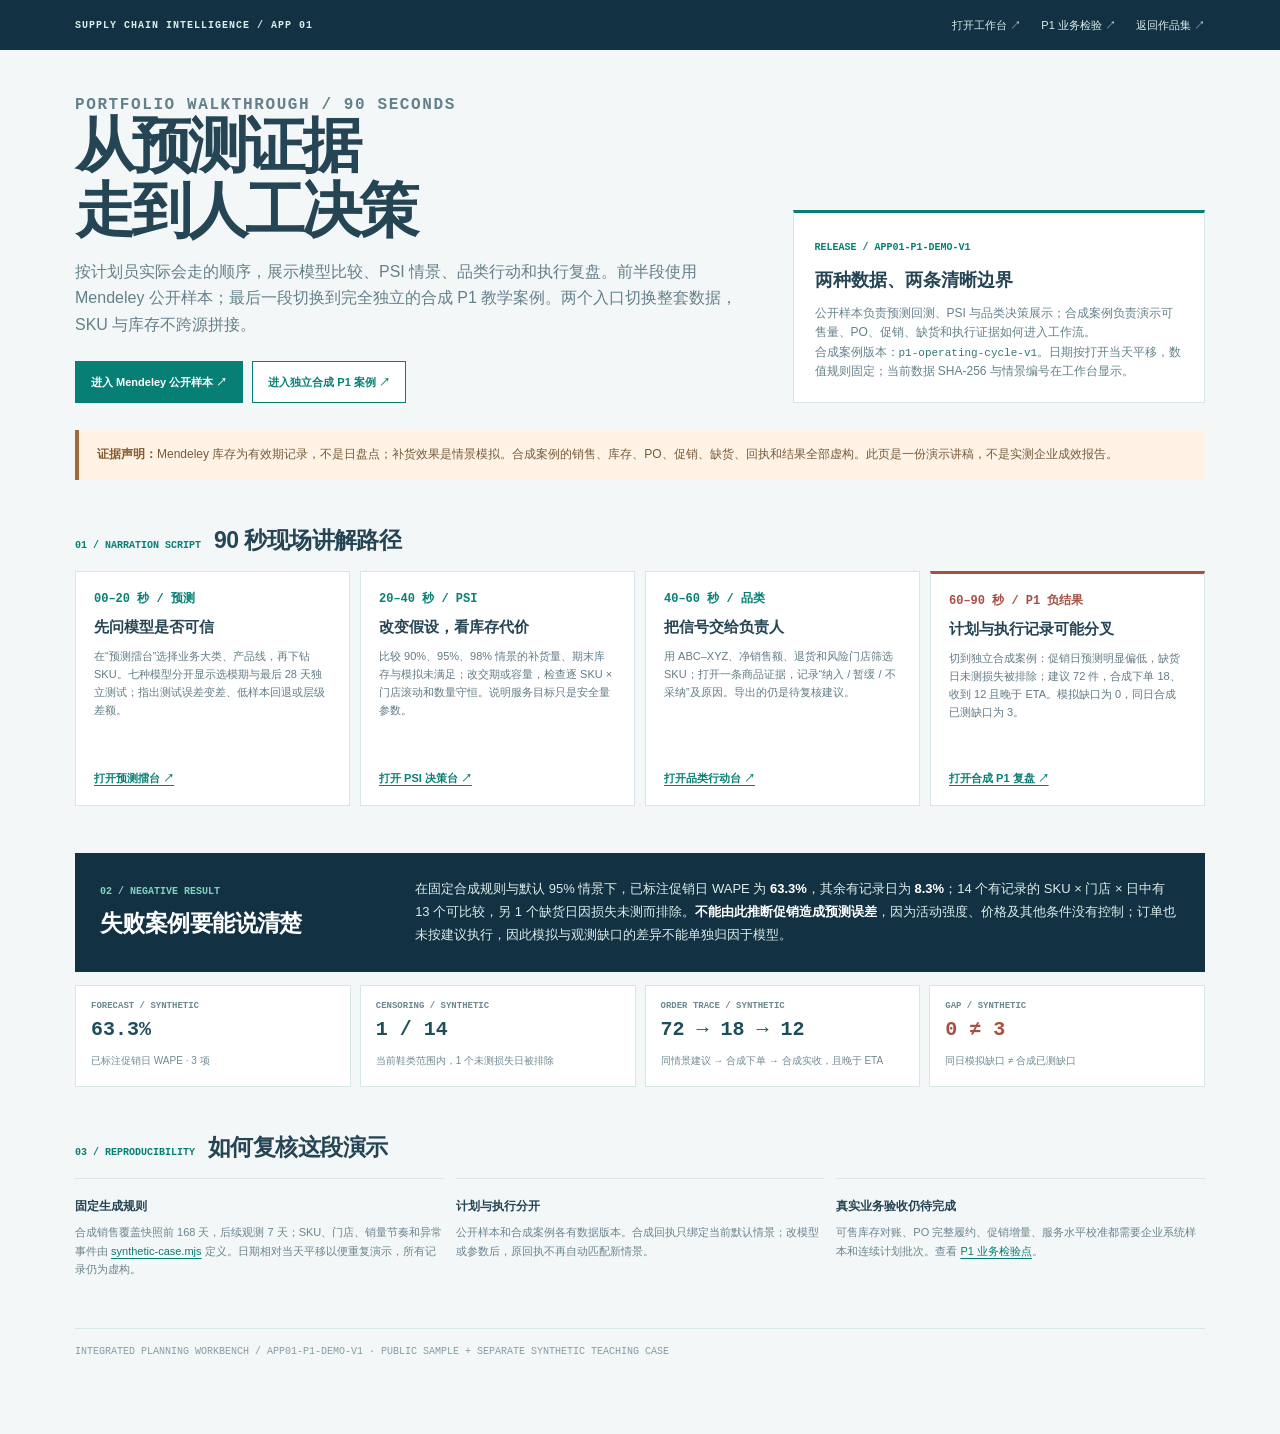
<file: docs/walkthrough.html>
<!doctype html>
<html lang="zh-CN">
<head>
  <meta charset="utf-8"><meta name="viewport" content="width=device-width, initial-scale=1">
  <meta name="description" content="App01 计划与品类决策的 90 秒演示讲解：预测证据、PSI 情景、SKU 行动与独立合成 P1 执行复盘。">
  <title>App01 · 90 秒讲解｜Integrated Planning Workbench</title>
  <style>
    :root{--navy:#123142;--ink:#254454;--muted:#64808a;--line:#d9e6e7;--paper:#f3f7f7;--white:#fff;--teal:#087f75;--pale:#e8f4f0;--amber:#a16b37;--amber-bg:#fff3e5;--red:#a64f42;--mono:ui-monospace,SFMono-Regular,Menlo,monospace}
    *{box-sizing:border-box}html{scroll-behavior:smooth}body{margin:0;background:var(--paper);color:var(--ink);font:14px/1.65 -apple-system,BlinkMacSystemFont,"Segoe UI","PingFang SC",sans-serif}a{color:var(--teal);text-underline-offset:3px}.top{background:var(--navy);color:#d9eeea}.top-inner{max-width:1180px;margin:auto;padding:16px 25px;display:flex;align-items:center;justify-content:space-between;gap:15px}.brand{font:800 10px var(--mono);letter-spacing:.1em}.top-links{display:flex;gap:20px}.top a{color:#d9eeea;text-decoration:none;font-size:11px}.top a:hover{text-decoration:underline}main{max-width:1180px;margin:auto;padding:46px 25px 75px}.eyebrow{font:800 10px var(--mono);letter-spacing:.1em;color:var(--teal);margin:0 0 12px}.hero{display:grid;grid-template-columns:minmax(0,1.25fr) minmax(270px,.75fr);gap:30px;align-items:end}.hero h1{font-size:clamp(35px,5vw,60px);line-height:1.08;letter-spacing:-.055em;margin:0 0 15px}.hero p{max-width:760px;margin:0;color:var(--muted);font-size:16px}.hero-actions{display:flex;flex-wrap:wrap;gap:9px;margin-top:23px}.button{display:inline-block;padding:11px 15px;text-decoration:none;font-size:11px;font-weight:800;border:1px solid var(--teal)}.button.primary{background:var(--teal);color:#fff}.button.secondary{background:#fff}.hero-side{border-top:3px solid var(--teal);background:#fff;padding:21px;border-left:1px solid var(--line);border-right:1px solid var(--line);border-bottom:1px solid var(--line)}.hero-side small{font:700 10px var(--mono);color:var(--teal)}.hero-side strong{display:block;font-size:18px;margin:9px 0}.hero-side p{font-size:12px;line-height:1.6}.hero-side code{font:11px var(--mono);color:#32796f}.warning{background:var(--amber-bg);border-left:4px solid var(--amber);padding:15px 18px;margin:27px 0 0;color:#765a3a;font-size:12px}.warning strong{color:#875b2f}.section{margin-top:47px}.section-head{display:flex;align-items:baseline;gap:13px;margin-bottom:17px}.section-head small{font:800 10px var(--mono);color:var(--teal)}h2{font-size:23px;line-height:1.2;margin:0;letter-spacing:-.025em}.timeline{display:grid;grid-template-columns:repeat(4,minmax(0,1fr));gap:10px}.beat{background:#fff;border:1px solid var(--line);padding:18px;display:flex;flex-direction:column;min-height:235px}.beat .time{font:800 12px var(--mono);color:var(--teal)}.beat h3{font-size:15px;line-height:1.35;margin:10px 0 9px}.beat p{font-size:11px;color:#627b86;margin:0 0 15px}.beat a{margin-top:auto;font-size:11px;font-weight:800}.beat.negative{border-top:3px solid var(--red)}.beat.negative .time{color:var(--red)}.callout{background:var(--navy);color:#dbeceb;padding:25px;display:grid;grid-template-columns:minmax(0,.55fr) minmax(0,1.45fr);gap:25px}.callout small{font:800 10px var(--mono);color:#81d1bf}.callout h2{color:#fff;margin:8px 0 0}.callout p{margin:0;font-size:13px;line-height:1.75}.callout strong{color:#fff}.evidence{display:grid;grid-template-columns:repeat(4,minmax(0,1fr));gap:9px;margin-top:13px}.evidence div{background:#fff;border:1px solid var(--line);padding:15px}.evidence small{display:block;font:700 9px var(--mono);color:#6b8890}.evidence strong{display:block;font:700 20px var(--mono);color:#204d5a;margin:7px 0}.evidence span{font-size:10px;color:#718a94}.evidence div:last-child strong{color:var(--red)}.method{display:grid;grid-template-columns:repeat(3,minmax(0,1fr));gap:12px}.method div{border-top:1px solid var(--line);padding-top:15px}.method b{font-size:12px}.method p{font-size:11px;color:#6a848f;margin:6px 0 0}.foot{font:10px var(--mono);color:#859ca5;border-top:1px solid var(--line);margin-top:50px;padding-top:17px}
    @media(max-width:850px){.hero{grid-template-columns:1fr}.timeline,.evidence{grid-template-columns:repeat(2,minmax(0,1fr))}.callout{grid-template-columns:1fr}.method{grid-template-columns:1fr 1fr}}@media(max-width:540px){.top-inner{display:block}.top-links{margin-top:9px;flex-wrap:wrap}.top-inner,main{padding-left:16px;padding-right:16px}.timeline,.evidence,.method{grid-template-columns:1fr}.beat{min-height:0}.hero h1{font-size:36px}.section-head{display:block}.section-head small{display:block;margin-bottom:6px}}
  </style>
</head>
<body>
  <header class="top"><div class="top-inner"><div class="brand">SUPPLY CHAIN INTELLIGENCE / APP 01</div><nav class="top-links" aria-label="相关页面"><a href="./#forecast">打开工作台 ↗</a><a href="production-readiness.html#business-checks">P1 业务检验 ↗</a><a href="https://supply-chain-lab.summercommences.com/#app">返回作品集 ↗</a></nav></div></header>
  <main>
    <section class="hero"><div><p class="eyebrow">PORTFOLIO WALKTHROUGH / 90 SECONDS</p><h1>从预测证据<br>走到人工决策</h1><p>按计划员实际会走的顺序，展示模型比较、PSI 情景、品类行动和执行复盘。前半段使用 Mendeley 公开样本；最后一段切换到完全独立的合成 P1 教学案例。两个入口切换整套数据，SKU 与库存不跨源拼接。</p><div class="hero-actions"><a class="button primary" href="./#forecast">进入 Mendeley 公开样本 ↗</a><a class="button secondary" href="./?case=synthetic#evidence">进入独立合成 P1 案例 ↗</a></div></div><aside class="hero-side"><small>RELEASE / APP01-P1-DEMO-V1</small><strong>两种数据、两条清晰边界</strong><p>公开样本负责预测回测、PSI 与品类决策展示；合成案例负责演示可售量、PO、促销、缺货和执行证据如何进入工作流。</p><p>合成案例版本：<code>p1-operating-cycle-v1</code>。日期按打开当天平移，数值规则固定；当前数据 SHA-256 与情景编号在工作台显示。</p></aside></section>
    <div class="warning"><strong>证据声明：</strong>Mendeley 库存为有效期记录，不是日盘点；补货效果是情景模拟。合成案例的销售、库存、PO、促销、缺货、回执和结果全部虚构。此页是一份演示讲稿，不是实测企业成效报告。</div>

    <section class="section" id="script"><div class="section-head"><small>01 / NARRATION SCRIPT</small><h2>90 秒现场讲解路径</h2></div><div class="timeline">
      <article class="beat"><span class="time">00–20 秒 / 预测</span><h3>先问模型是否可信</h3><p>在“预测擂台”选择业务大类、产品线，再下钻 SKU。七种模型分开显示选模期与最后 28 天独立测试；指出测试误差变差、低样本回退或层级差额。</p><a href="./#forecast">打开预测擂台 ↗</a></article>
      <article class="beat"><span class="time">20–40 秒 / PSI</span><h3>改变假设，看库存代价</h3><p>比较 90%、95%、98% 情景的补货量、期末库存与模拟未满足；改交期或容量，检查逐 SKU × 门店滚动和数量守恒。说明服务目标只是安全量参数。</p><a href="./#psi">打开 PSI 决策台 ↗</a></article>
      <article class="beat"><span class="time">40–60 秒 / 品类</span><h3>把信号交给负责人</h3><p>用 ABC–XYZ、净销售额、退货和风险门店筛选 SKU；打开一条商品证据，记录“纳入 / 暂缓 / 不采纳”及原因。导出的仍是待复核建议。</p><a href="./#category">打开品类行动台 ↗</a></article>
      <article class="beat negative"><span class="time">60–90 秒 / P1 负结果</span><h3>计划与执行记录可能分叉</h3><p>切到独立合成案例：促销日预测明显偏低，缺货日未测损失被排除；建议 72 件，合成下单 18、收到 12 且晚于 ETA。模拟缺口为 0，同日合成已测缺口为 3。</p><a href="./?case=synthetic#evidence">打开合成 P1 复盘 ↗</a></article>
    </div></section>

    <section class="section"><div class="callout"><div><small>02 / NEGATIVE RESULT</small><h2>失败案例要能说清楚</h2></div><p>在固定合成规则与默认 95% 情景下，已标注促销日 WAPE 为 <strong>63.3%</strong>，其余有记录日为 <strong>8.3%</strong>；14 个有记录的 SKU × 门店 × 日中有 13 个可比较，另 1 个缺货日因损失未测而排除。<strong>不能由此推断促销造成预测误差</strong>，因为活动强度、价格及其他条件没有控制；订单也未按建议执行，因此模拟与观测缺口的差异不能单独归因于模型。</p></div><div class="evidence"><div><small>FORECAST / SYNTHETIC</small><strong>63.3%</strong><span>已标注促销日 WAPE · 3 项</span></div><div><small>CENSORING / SYNTHETIC</small><strong>1 / 14</strong><span>当前鞋类范围内，1 个未测损失日被排除</span></div><div><small>ORDER TRACE / SYNTHETIC</small><strong>72 → 18 → 12</strong><span>同情景建议 → 合成下单 → 合成实收，且晚于 ETA</span></div><div><small>GAP / SYNTHETIC</small><strong>0 ≠ 3</strong><span>同日模拟缺口 ≠ 合成已测缺口</span></div></div></section>

    <section class="section"><div class="section-head"><small>03 / REPRODUCIBILITY</small><h2>如何复核这段演示</h2></div><div class="method"><div><b>固定生成规则</b><p>合成销售覆盖快照前 168 天，后续观测 7 天；SKU、门店、销量节奏和异常事件由 <a href="synthetic-case.mjs">synthetic-case.mjs</a> 定义。日期相对当天平移以便重复演示，所有记录仍为虚构。</p></div><div><b>计划与执行分开</b><p>公开样本和合成案例各有数据版本。合成回执只绑定当前默认情景；改模型或参数后，原回执不再自动匹配新情景。</p></div><div><b>真实业务验收仍待完成</b><p>可售库存对账、PO 完整履约、促销增量、服务水平校准都需要企业系统样本和连续计划批次。查看 <a href="production-readiness.html#business-checks">P1 业务检验点</a>。</p></div></div></section>
    <div class="foot">INTEGRATED PLANNING WORKBENCH / APP01-P1-DEMO-V1 · PUBLIC SAMPLE + SEPARATE SYNTHETIC TEACHING CASE</div>
  </main>
</body>
</html>
</file>
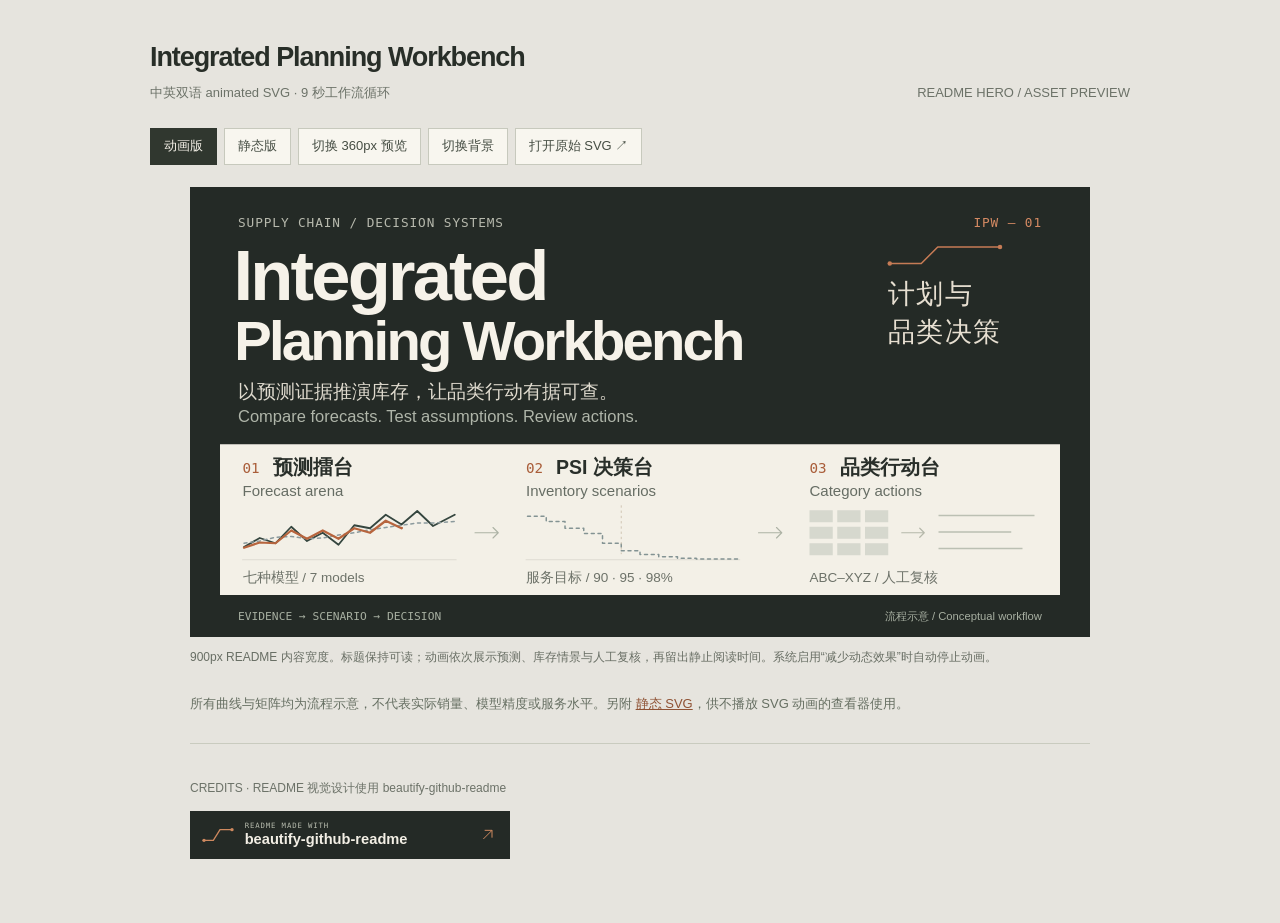
<file: assets/readme/hero-preview.html>
<!doctype html>
<html lang="zh-CN">
<head>
  <meta charset="utf-8"><meta name="viewport" content="width=device-width,initial-scale=1">
  <title>IPW · README Hero Preview</title>
  <style>
    *{box-sizing:border-box}body{margin:0;padding:36px 24px 64px;background:#e6e4de;color:#282e28;font:15px/1.6 -apple-system,BlinkMacSystemFont,'Segoe UI','PingFang SC',sans-serif}main{max-width:980px;margin:auto}header{display:flex;justify-content:space-between;align-items:end;gap:20px;margin-bottom:24px}h1{font-size:27px;letter-spacing:-.04em;margin:0}header p{margin:4px 0 0;color:#6c7268;font-size:13px}.controls{display:flex;gap:7px;flex-wrap:wrap;margin-bottom:22px}button,a.control{font:inherit;font-size:13px;background:#f8f6ef;color:#454d43;border:1px solid #c7c9bd;padding:7px 13px;text-decoration:none;cursor:pointer}button.active{background:#30372f;color:#f6f2e9;border-color:#30372f}figure{margin:0 auto 27px;max-width:900px;transition:max-width .2s}figure.narrow{max-width:360px}figure img{display:block;width:100%;height:auto}figcaption{font-size:12px;color:#686e64;margin-top:11px}.credit{margin:28px auto 0;max-width:900px;border-top:1px solid #c9cbbf;padding-top:23px}.credit img{display:block;width:320px;max-width:100%}.credit p{font-size:12px;color:#6c7268;margin-bottom:13px}.note{max-width:900px;margin:0 auto;color:#666f62;font-size:13px}.note a{color:#8f5234}body.dark{background:#0d1117;color:#e1e5dc}body.dark header p,body.dark figcaption,body.dark .note,body.dark .credit p{color:#a5ad9d}body.dark .credit{border-color:#343b33}@media(max-width:600px){body{padding:24px 12px}header{display:block}header p{margin-top:9px}h1{font-size:23px}.controls{margin-top:17px}}
  </style>
</head>
<body><main>
  <header><div><h1>Integrated Planning Workbench</h1><p>中英双语 animated SVG · 9 秒工作流循环</p></div><p>README HERO / ASSET PREVIEW</p></header>
  <div class="controls"><button type="button" class="active" id="motion">动画版</button><button type="button" id="still">静态版</button><button type="button" id="width">切换 360px 预览</button><button type="button" id="theme">切换背景</button><a class="control" href="hero-bilingual.svg">打开原始 SVG ↗</a></div>
  <figure id="frame"><img id="hero" src="hero-bilingual.svg" alt="Integrated Planning Workbench｜计划与品类决策：比较预测、推演 PSI、复核品类行动。曲线与矩阵为流程示意。"><figcaption>900px README 内容宽度。标题保持可读；动画依次展示预测、库存情景与人工复核，再留出静止阅读时间。系统启用“减少动态效果”时自动停止动画。</figcaption></figure>
  <p class="note">所有曲线与矩阵均为流程示意，不代表实际销量、模型精度或服务水平。另附 <a href="hero-bilingual-static.svg">静态 SVG</a>，供不播放 SVG 动画的查看器使用。</p>
  <div class="credit"><p>CREDITS · README 视觉设计使用 beautify-github-readme</p><a href="https://github.com/oil-oil/beautify-github-readme"><img src="made-with-beautify.svg" alt="README made with beautify-github-readme"></a></div>
</main>
<script>
  const hero=document.querySelector('#hero'),motion=document.querySelector('#motion'),still=document.querySelector('#still');
  motion.onclick=()=>{hero.src='hero-bilingual.svg';motion.classList.add('active');still.classList.remove('active')};
  still.onclick=()=>{hero.src='hero-bilingual-static.svg';still.classList.add('active');motion.classList.remove('active')};
  document.querySelector('#width').onclick=()=>{document.querySelector('#frame').classList.toggle('narrow')};
  document.querySelector('#theme').onclick=()=>{document.body.classList.toggle('dark')};
</script></body></html>
</file>
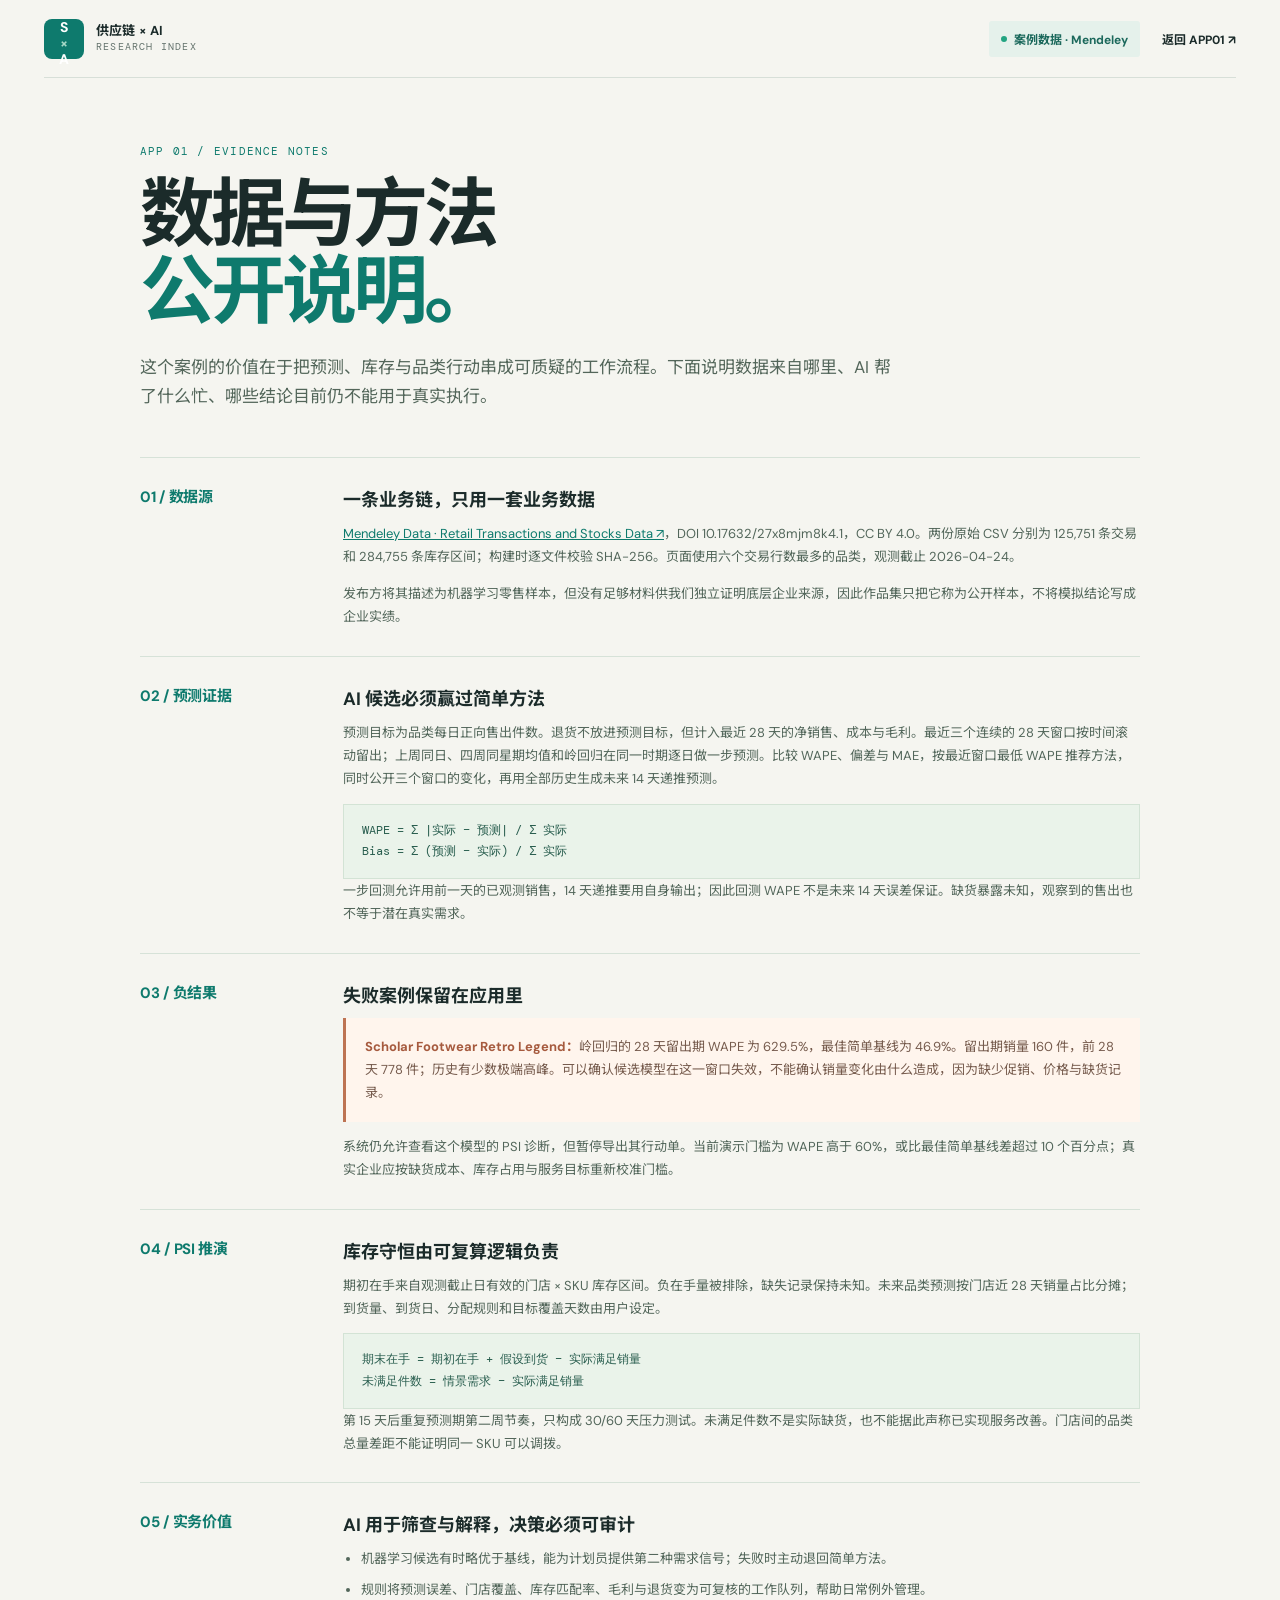
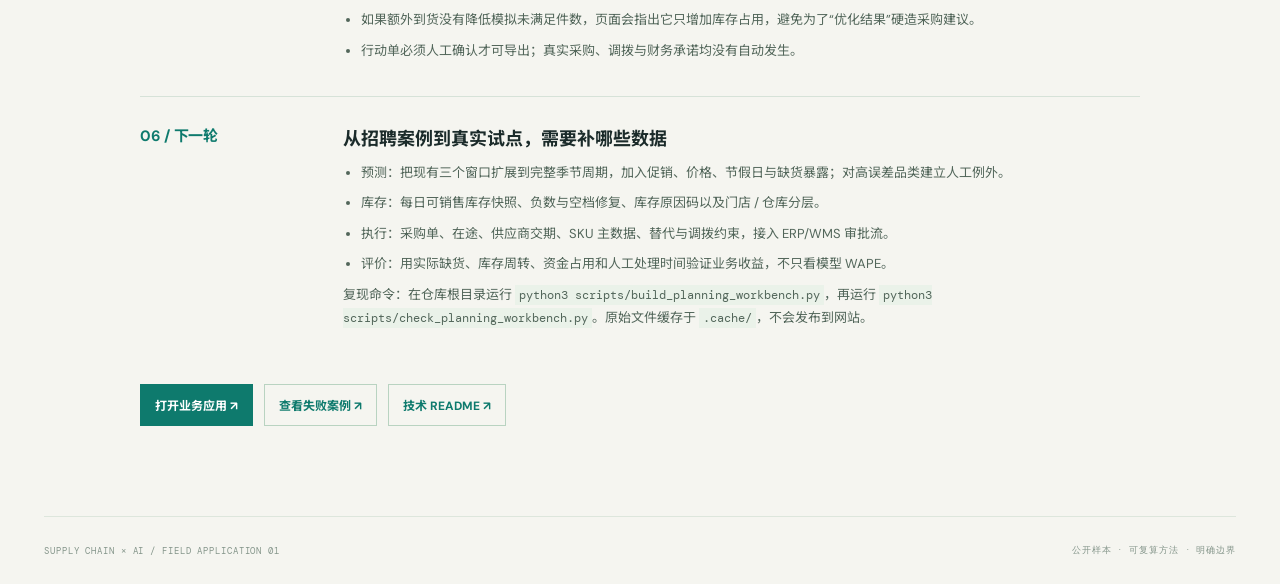
<file: docs/method-case/method.html>
<!doctype html>
<html lang="zh-CN">
<head>
  <meta charset="utf-8"><meta name="viewport" content="width=device-width, initial-scale=1">
  <title>数据与方法 · Integrated Planning Workbench</title>
  <link rel="stylesheet" href="app.css">
  <style>
    .method-doc{max-width:1000px;margin:0 auto;padding:66px 0 90px}.method-doc .kicker{font:11px "DM Mono",monospace;letter-spacing:.11em;color:#0e7a6d}.method-doc h1{font-size:clamp(44px,6vw,75px);line-height:1.03;letter-spacing:-.055em;margin:18px 0 22px}.method-doc .lede{font-size:17px;line-height:1.75;color:#53665a;max-width:760px;margin-bottom:45px}.method-section{border-top:1px solid #d6e2d8;padding:27px 0;display:grid;grid-template-columns:175px 1fr;gap:28px}.method-section h2{font-size:15px;letter-spacing:-.02em;color:#0e7a6d;margin:0}.method-section h3{font-size:18px;margin:0 0 10px}.method-section p,.method-section li{font-size:13px;line-height:1.8;color:#52665a}.method-section p:last-child{margin-bottom:0}.method-section ul{padding-left:18px;margin:6px 0 0}.method-section li{margin:7px 0}.method-section code{font:12px "DM Mono",monospace;background:#eaf2e9;padding:2px 4px;overflow-wrap:anywhere}.method-section .warning{background:#fff5ed;border-left:3px solid #bd7352;padding:17px 19px;color:#765b4d}.method-section .warning strong{color:#a65a3e}.method-section .formula{background:#eaf3ea;border:1px solid #d3e3d5;padding:15px 18px;font:12px/1.8 "DM Mono",monospace;color:#285d4e}.method-section a{color:#0e7a6d}.method-links{display:flex;gap:11px;flex-wrap:wrap;margin-top:28px}.method-links a{font-size:12px;font-weight:700;text-decoration:none;border:1px solid #b9d3c1;padding:11px 14px;color:#0e7a6d}.method-links a:first-child{background:#0e7a6d;color:white;border-color:#0e7a6d}@media(max-width:650px){.method-doc{padding:45px 0 65px}.method-section{display:block}.method-section h2{margin-bottom:16px}}
  </style>
</head>
<body><div class="shell"><header class="topbar"><a class="brand" href="https://supply-chain-lab.summercommences.com/#app"><span class="brand-mark">S<span>×</span>A</span><span>供应链 × AI<br><small>RESEARCH INDEX</small></span></a><div class="top-actions"><span class="source-chip"><span class="live-dot"></span>案例数据 · Mendeley</span><a class="back-link" href="index.html">返回 APP01 ↗</a></div></header><main class="method-doc">
  <p class="kicker">APP 01 / EVIDENCE NOTES</p><h1>数据与方法<br><em style="font-style:normal;color:#0e7a6d">公开说明。</em></h1><p class="lede">这个案例的价值在于把预测、库存与品类行动串成可质疑的工作流程。下面说明数据来自哪里、AI 帮了什么忙、哪些结论目前仍不能用于真实执行。</p>
  <section class="method-section"><h2>01 / 数据源</h2><div><h3>一条业务链，只用一套业务数据</h3><p><a href="https://data.mendeley.com/datasets/27x8mjm8k4/1" target="_blank" rel="noopener noreferrer">Mendeley Data · Retail Transactions and Stocks Data ↗</a>，DOI 10.17632/27x8mjm8k4.1，CC BY 4.0。两份原始 CSV 分别为 125,751 条交易和 284,755 条库存区间；构建时逐文件校验 SHA-256。页面使用六个交易行数最多的品类，观测截止 2026-04-24。</p><p>发布方将其描述为机器学习零售样本，但没有足够材料供我们独立证明底层企业来源，因此作品集只把它称为公开样本，不将模拟结论写成企业实绩。</p></div></section>
  <section class="method-section"><h2>02 / 预测证据</h2><div><h3>AI 候选必须赢过简单方法</h3><p>预测目标为品类每日正向售出件数。退货不放进预测目标，但计入最近 28 天的净销售、成本与毛利。最近三个连续的 28 天窗口按时间滚动留出；上周同日、四周同星期均值和岭回归在同一时期逐日做一步预测。比较 WAPE、偏差与 MAE，按最近窗口最低 WAPE 推荐方法，同时公开三个窗口的变化，再用全部历史生成未来 14 天递推预测。</p><div class="formula">WAPE = Σ |实际 − 预测| / Σ 实际<br>Bias = Σ (预测 − 实际) / Σ 实际</div><p>一步回测允许用前一天的已观测销售，14 天递推要用自身输出；因此回测 WAPE 不是未来 14 天误差保证。缺货暴露未知，观察到的售出也不等于潜在真实需求。</p></div></section>
  <section class="method-section"><h2>03 / 负结果</h2><div><h3>失败案例保留在应用里</h3><p class="warning"><strong>Scholar Footwear Retro Legend：</strong>岭回归的 28 天留出期 WAPE 为 629.5%，最佳简单基线为 46.9%。留出期销量 160 件，前 28 天 778 件；历史有少数极端高峰。可以确认候选模型在这一窗口失效，不能确认销量变化由什么造成，因为缺少促销、价格与缺货记录。</p><p>系统仍允许查看这个模型的 PSI 诊断，但暂停导出其行动单。当前演示门槛为 WAPE 高于 60%，或比最佳简单基线差超过 10 个百分点；真实企业应按缺货成本、库存占用与服务目标重新校准门槛。</p></div></section>
  <section class="method-section"><h2>04 / PSI 推演</h2><div><h3>库存守恒由可复算逻辑负责</h3><p>期初在手来自观测截止日有效的门店 × SKU 库存区间。负在手量被排除，缺失记录保持未知。未来品类预测按门店近 28 天销量占比分摊；到货量、到货日、分配规则和目标覆盖天数由用户设定。</p><div class="formula">期末在手 = 期初在手 + 假设到货 − 实际满足销量<br>未满足件数 = 情景需求 − 实际满足销量</div><p>第 15 天后重复预测期第二周节奏，只构成 30/60 天压力测试。未满足件数不是实际缺货，也不能据此声称已实现服务改善。门店间的品类总量差距不能证明同一 SKU 可以调拨。</p></div></section>
  <section class="method-section"><h2>05 / 实务价值</h2><div><h3>AI 用于筛查与解释，决策必须可审计</h3><ul><li>机器学习候选有时略优于基线，能为计划员提供第二种需求信号；失败时主动退回简单方法。</li><li>规则将预测误差、门店覆盖、库存匹配率、毛利与退货变为可复核的工作队列，帮助日常例外管理。</li><li>如果额外到货没有降低模拟未满足件数，页面会指出它只增加库存占用，避免为了“优化结果”硬造采购建议。</li><li>行动单必须人工确认才可导出；真实采购、调拨与财务承诺均没有自动发生。</li></ul></div></section>
  <section class="method-section"><h2>06 / 下一轮</h2><div><h3>从招聘案例到真实试点，需要补哪些数据</h3><ul><li>预测：把现有三个窗口扩展到完整季节周期，加入促销、价格、节假日与缺货暴露；对高误差品类建立人工例外。</li><li>库存：每日可销售库存快照、负数与空档修复、库存原因码以及门店 / 仓库分层。</li><li>执行：采购单、在途、供应商交期、SKU 主数据、替代与调拨约束，接入 ERP/WMS 审批流。</li><li>评价：用实际缺货、库存周转、资金占用和人工处理时间验证业务收益，不只看模型 WAPE。</li></ul><p>复现命令：在仓库根目录运行 <code>python3 scripts/build_planning_workbench.py</code>，再运行 <code>python3 scripts/check_planning_workbench.py</code>。原始文件缓存于 <code>.cache/</code>，不会发布到网站。</p></div></section>
  <div class="method-links"><a href="index.html">打开业务应用 ↗</a><a href="index.html?category=category-04#forecast">查看失败案例 ↗</a><a href="README.md">技术 README ↗</a></div>
</main><footer class="footer"><span>SUPPLY CHAIN × AI / FIELD APPLICATION 01</span><span>公开样本 · 可复算方法 · 明确边界</span></footer></div></body></html>
</file>
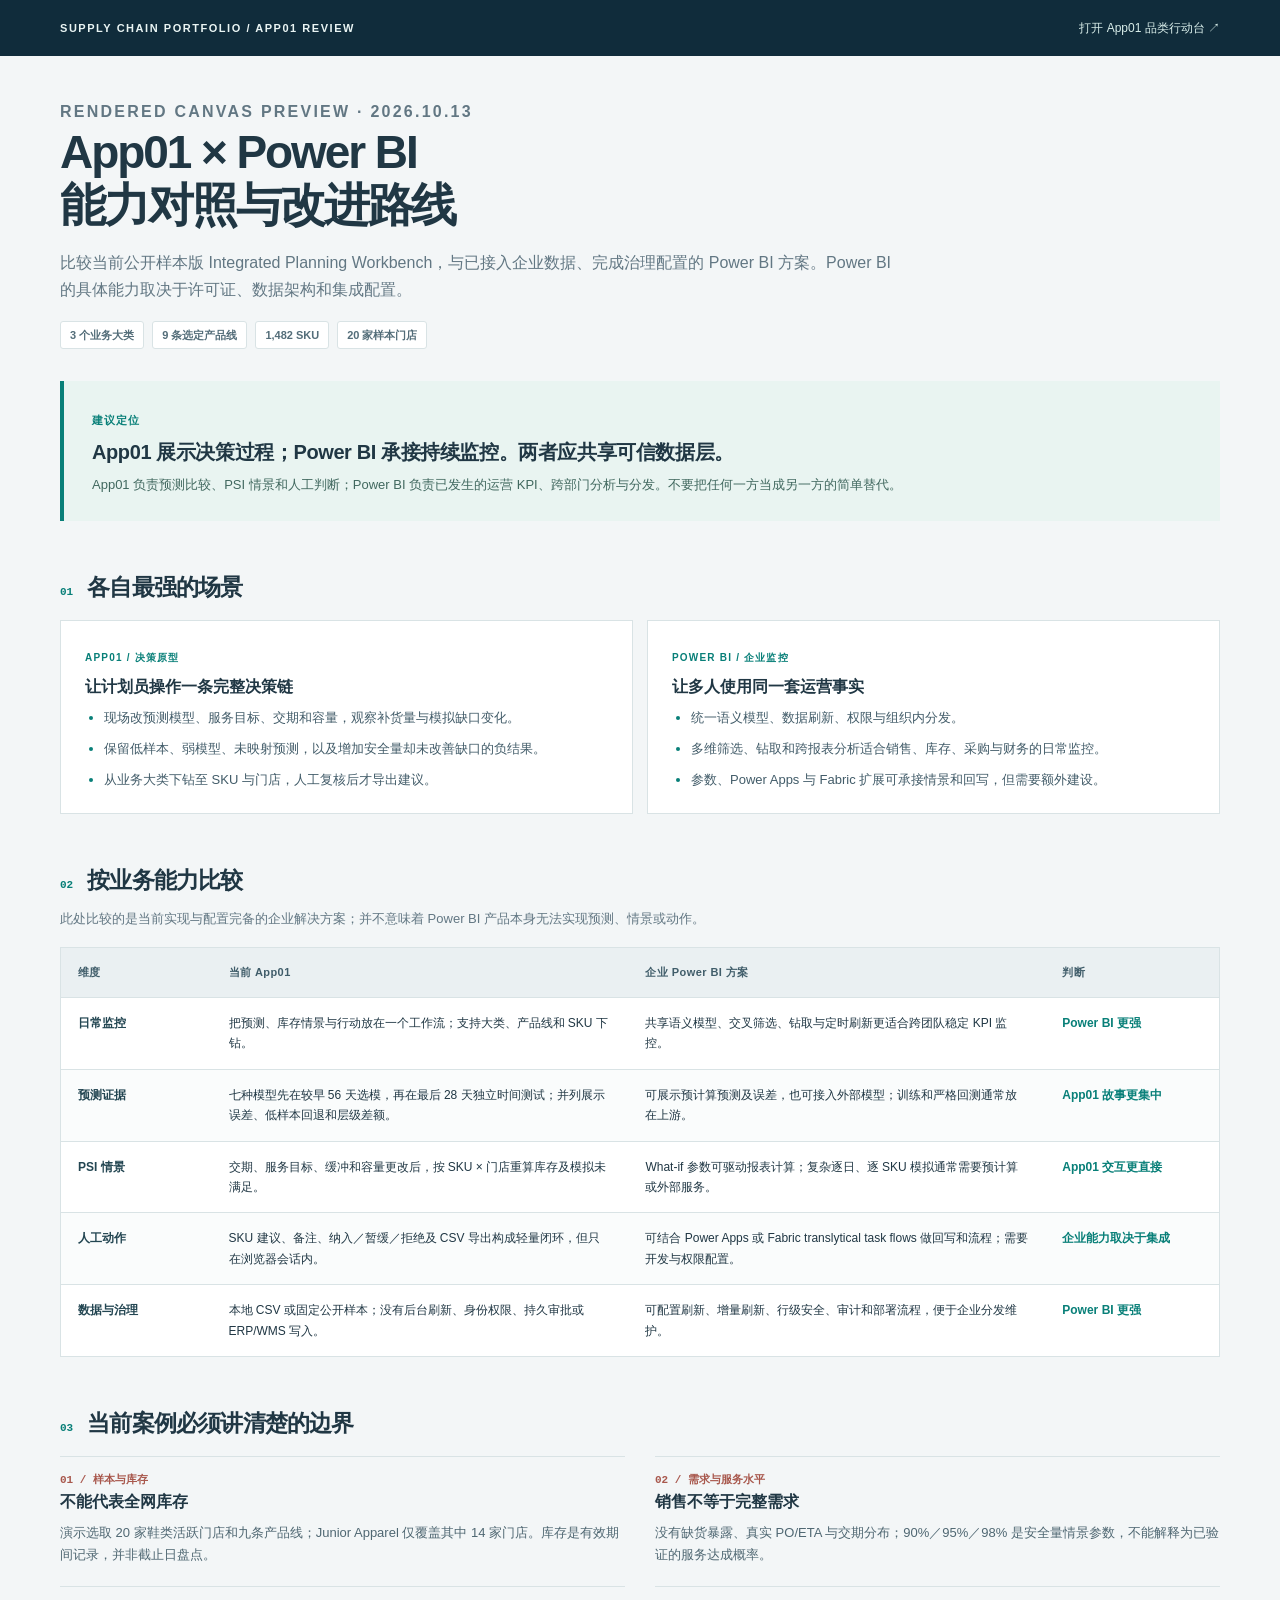
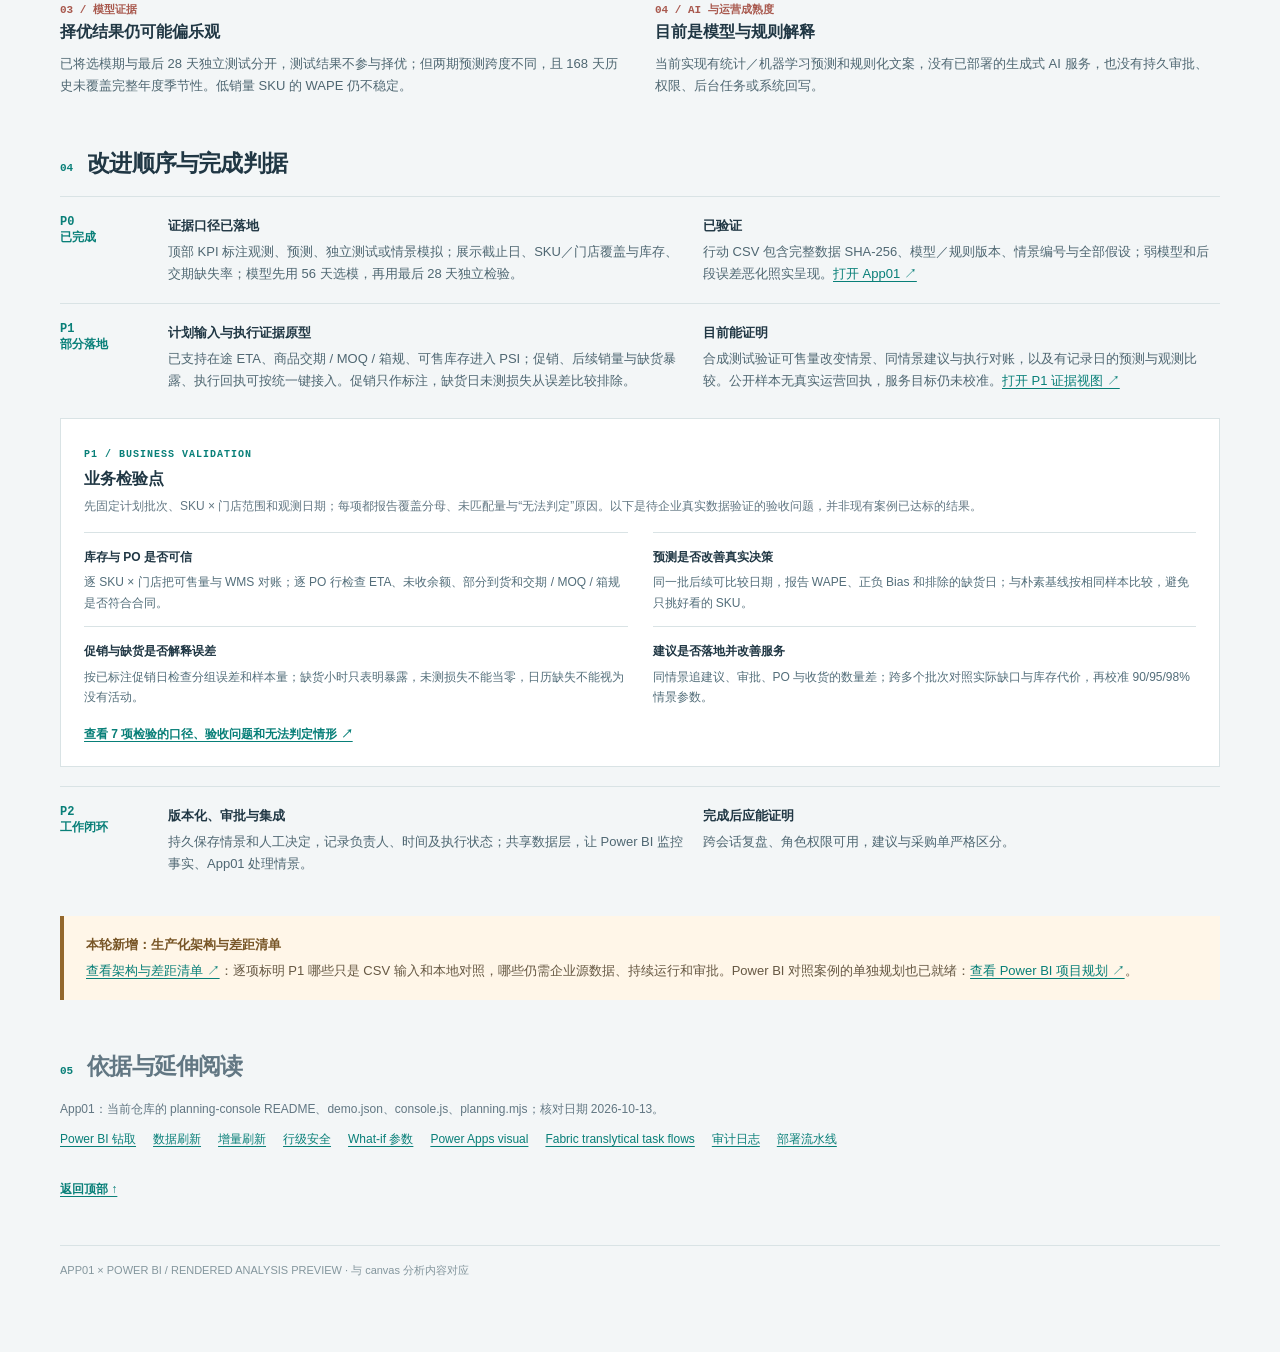
<file: docs/reference/app01-vs-power-bi-preview.html>
<!doctype html>
<html lang="zh-CN">
<head>
  <meta charset="utf-8">
  <meta name="viewport" content="width=device-width, initial-scale=1">
  <meta name="color-scheme" content="light">
  <title>App01 × Power BI｜能力对照与改进路线</title>
  <style>
    :root{--ink:#203744;--muted:#627783;--line:#d9e3e5;--paper:#f3f6f7;--white:#fff;--navy:#102c3b;--teal:#087f78;--teal-light:#e9f4f1;--amber:#93672c;--amber-light:#fff6e8;--red:#a8584d;--red-light:#fff2ef}
    *{box-sizing:border-box}html{scroll-behavior:smooth}body{margin:0;background:var(--paper);color:var(--ink);font:15px/1.7 -apple-system,BlinkMacSystemFont,"Segoe UI","PingFang SC","Microsoft YaHei",sans-serif}a{color:var(--teal);text-underline-offset:3px}a:hover{text-decoration-thickness:2px}
    .top{background:var(--navy);color:#e9f4f3}.top-inner{max-width:1220px;margin:auto;padding:18px 30px;display:flex;align-items:center;justify-content:space-between;gap:20px}.brand{font-size:11px;letter-spacing:.14em;font-weight:800;text-transform:uppercase}.top a{color:#d9eeea;text-decoration:none;font-size:12px}.top a:hover{text-decoration:underline}
    main{max-width:1220px;margin:auto;padding:42px 30px 72px}.eyebrow{margin:0 0 9px;color:var(--teal);font-size:11px;font-weight:800;letter-spacing:.14em;text-transform:uppercase}.hero h1{font-size:clamp(29px,4vw,46px);line-height:1.17;letter-spacing:-.045em;margin:0 0 16px}.hero p{max-width:840px;margin:0;color:var(--muted);font-size:16px}.hero .meta{margin-top:17px;display:flex;flex-wrap:wrap;gap:8px}.chip{display:inline-block;border:1px solid var(--line);background:var(--white);padding:4px 9px;border-radius:3px;color:#536d79;font-size:11px;font-weight:700}.hero-rule{margin-top:32px;padding:25px 28px;background:var(--teal-light);border-left:4px solid var(--teal)}.hero-rule .label{font-size:11px;font-weight:800;color:var(--teal);letter-spacing:.1em}.hero-rule strong{display:block;font-size:20px;line-height:1.5;letter-spacing:-.02em;margin-top:5px}.hero-rule p{font-size:13px;max-width:none;margin-top:7px;color:#41685f}
    .section{margin-top:52px}.section-head{display:flex;align-items:baseline;gap:14px;margin-bottom:17px}.section-head span{font:700 11px ui-monospace,SFMono-Regular,Menlo,monospace;color:var(--teal)}h2{font-size:23px;line-height:1.3;letter-spacing:-.035em;margin:0}h3{font-size:16px;line-height:1.4;margin:0 0 9px}.section-intro{margin:-5px 0 17px;color:var(--muted);font-size:13px}.two-col{display:grid;grid-template-columns:1fr 1fr;gap:14px}.card{background:var(--white);border:1px solid var(--line);padding:22px 24px}.card .tag{display:inline-block;font-size:10px;letter-spacing:.12em;font-weight:800;color:var(--teal);margin-bottom:10px}.card ul{margin:0;padding-left:19px}.card li+li{margin-top:9px}.card li{font-size:13px;color:#425c69}.card li::marker{color:var(--teal)}
    .table-wrap{overflow-x:auto;border:1px solid var(--line);background:var(--white)}table{border-collapse:collapse;width:100%;min-width:850px;font-size:12px}th{text-align:left;background:#eaf0f2;color:#405d6a;font-size:11px;letter-spacing:.04em}th,td{padding:15px 17px;vertical-align:top;border-bottom:1px solid var(--line)}tbody tr:last-child td{border-bottom:0}tbody tr:nth-child(even){background:#fafcfc}td:first-child{width:13%;font-weight:800;color:#234652}td:nth-child(2),td:nth-child(3){width:36%}td:last-child{width:15%;font-weight:800;color:var(--teal)}.note{font-size:12px;color:var(--muted);margin:10px 0 0}
    .limits{display:grid;grid-template-columns:1fr 1fr;gap:20px 30px}.limit{border-top:1px solid var(--line);padding-top:15px}.limit .number{font:800 11px ui-monospace,SFMono-Regular,Menlo,monospace;color:var(--red);margin-bottom:4px}.limit p{margin:0;color:#4f6772;font-size:13px}.priority{display:grid;grid-template-columns:90px 1fr 1fr;gap:18px;border-top:1px solid var(--line);padding:18px 0}.priority:last-child{border-bottom:1px solid var(--line)}.priority b{font:800 12px ui-monospace,SFMono-Regular,Menlo,monospace;color:var(--teal)}.priority p{margin:0;font-size:13px;color:#4f6772}.priority strong{display:block;font-size:13px;color:var(--ink);margin-bottom:4px}.p1-checks{border:1px solid var(--line);background:#fff;padding:20px 23px;margin:7px 0 19px}.p1-checks .label{font:800 10px ui-monospace,SFMono-Regular,Menlo,monospace;color:var(--teal);letter-spacing:.1em}.p1-checks h3{margin:4px 0 6px}.p1-checks>p{margin:0 0 15px;font-size:12px;color:var(--muted)}.checkgrid{display:grid;grid-template-columns:repeat(2,minmax(0,1fr));gap:13px 25px}.checkgrid div{border-top:1px solid var(--line);padding-top:10px}.checkgrid b{font-size:12px;color:var(--ink)}.checkgrid p{font-size:12px;color:#536e7a;margin:4px 0 0}.p1-checks>a{display:inline-block;margin-top:17px;font-size:12px;font-weight:800}.recommendation{margin-top:23px;background:var(--amber-light);border-left:4px solid var(--amber);padding:18px 22px}.recommendation strong{display:block;color:#785627;font-size:13px}.recommendation p{margin:4px 0 0;color:#665843;font-size:13px}
    .sources{font-size:12px;color:var(--muted)}.sources p{margin:0 0 9px}.source-links{display:flex;flex-wrap:wrap;gap:7px 17px}.source-links a{font-size:12px}.back{display:inline-block;margin-top:30px;font-size:12px;font-weight:700}footer{margin-top:45px;padding-top:15px;border-top:1px solid var(--line);font-size:11px;color:#84969d}
    @media(max-width:750px){.top-inner,main{padding-left:18px;padding-right:18px}.top-inner{align-items:start}.top a{max-width:130px;text-align:right}.two-col,.limits,.checkgrid{grid-template-columns:1fr}.priority{grid-template-columns:1fr;gap:8px}.hero-rule{padding:20px}.section{margin-top:42px}}
  </style>
</head>
<body>
  <header class="top"><div class="top-inner"><div class="brand">SUPPLY CHAIN PORTFOLIO / APP01 REVIEW</div><a href="../#category">打开 App01 品类行动台 ↗</a></div></header>
  <main>
    <section class="hero" id="top">
      <p class="eyebrow">Rendered canvas preview · 2026.10.13</p>
      <h1>App01 × Power BI<br>能力对照与改进路线</h1>
      <p>比较当前公开样本版 Integrated Planning Workbench，与已接入企业数据、完成治理配置的 Power BI 方案。Power BI 的具体能力取决于许可证、数据架构和集成配置。</p>
      <div class="meta"><span class="chip">3 个业务大类</span><span class="chip">9 条选定产品线</span><span class="chip">1,482 SKU</span><span class="chip">20 家样本门店</span></div>
      <div class="hero-rule"><span class="label">建议定位</span><strong>App01 展示决策过程；Power BI 承接持续监控。两者应共享可信数据层。</strong><p>App01 负责预测比较、PSI 情景和人工判断；Power BI 负责已发生的运营 KPI、跨部门分析与分发。不要把任何一方当成另一方的简单替代。</p></div>
    </section>

    <section class="section" id="strengths"><div class="section-head"><span>01</span><h2>各自最强的场景</h2></div>
      <div class="two-col">
        <article class="card"><span class="tag">APP01 / 决策原型</span><h3>让计划员操作一条完整决策链</h3><ul><li>现场改预测模型、服务目标、交期和容量，观察补货量与模拟缺口变化。</li><li>保留低样本、弱模型、未映射预测，以及增加安全量却未改善缺口的负结果。</li><li>从业务大类下钻至 SKU 与门店，人工复核后才导出建议。</li></ul></article>
        <article class="card"><span class="tag">POWER BI / 企业监控</span><h3>让多人使用同一套运营事实</h3><ul><li>统一语义模型、数据刷新、权限与组织内分发。</li><li>多维筛选、钻取和跨报表分析适合销售、库存、采购与财务的日常监控。</li><li>参数、Power Apps 与 Fabric 扩展可承接情景和回写，但需要额外建设。</li></ul></article>
      </div>
    </section>

    <section class="section" id="comparison"><div class="section-head"><span>02</span><h2>按业务能力比较</h2></div>
      <p class="section-intro">此处比较的是当前实现与配置完备的企业解决方案；并不意味着 Power BI 产品本身无法实现预测、情景或动作。</p>
      <div class="table-wrap"><table><thead><tr><th>维度</th><th>当前 App01</th><th>企业 Power BI 方案</th><th>判断</th></tr></thead><tbody>
        <tr><td>日常监控</td><td>把预测、库存情景与行动放在一个工作流；支持大类、产品线和 SKU 下钻。</td><td>共享语义模型、交叉筛选、钻取与定时刷新更适合跨团队稳定 KPI 监控。</td><td>Power BI 更强</td></tr>
        <tr><td>预测证据</td><td>七种模型先在较早 56 天选模，再在最后 28 天独立时间测试；并列展示误差、低样本回退和层级差额。</td><td>可展示预计算预测及误差，也可接入外部模型；训练和严格回测通常放在上游。</td><td>App01 故事更集中</td></tr>
        <tr><td>PSI 情景</td><td>交期、服务目标、缓冲和容量更改后，按 SKU × 门店重算库存及模拟未满足。</td><td>What-if 参数可驱动报表计算；复杂逐日、逐 SKU 模拟通常需要预计算或外部服务。</td><td>App01 交互更直接</td></tr>
        <tr><td>人工动作</td><td>SKU 建议、备注、纳入／暂缓／拒绝及 CSV 导出构成轻量闭环，但只在浏览器会话内。</td><td>可结合 Power Apps 或 Fabric translytical task flows 做回写和流程；需要开发与权限配置。</td><td>企业能力取决于集成</td></tr>
        <tr><td>数据与治理</td><td>本地 CSV 或固定公开样本；没有后台刷新、身份权限、持久审批或 ERP/WMS 写入。</td><td>可配置刷新、增量刷新、行级安全、审计和部署流程，便于企业分发维护。</td><td>Power BI 更强</td></tr>
      </tbody></table></div>
    </section>

    <section class="section" id="limits"><div class="section-head"><span>03</span><h2>当前案例必须讲清楚的边界</h2></div>
      <div class="limits">
        <article class="limit"><div class="number">01 / 样本与库存</div><h3>不能代表全网库存</h3><p>演示选取 20 家鞋类活跃门店和九条产品线；Junior Apparel 仅覆盖其中 14 家门店。库存是有效期间记录，并非截止日盘点。</p></article>
        <article class="limit"><div class="number">02 / 需求与服务水平</div><h3>销售不等于完整需求</h3><p>没有缺货暴露、真实 PO/ETA 与交期分布；90%／95%／98% 是安全量情景参数，不能解释为已验证的服务达成概率。</p></article>
        <article class="limit"><div class="number">03 / 模型证据</div><h3>择优结果仍可能偏乐观</h3><p>已将选模期与最后 28 天独立测试分开，测试结果不参与择优；但两期预测跨度不同，且 168 天历史未覆盖完整年度季节性。低销量 SKU 的 WAPE 仍不稳定。</p></article>
        <article class="limit"><div class="number">04 / AI 与运营成熟度</div><h3>目前是模型与规则解释</h3><p>当前实现有统计／机器学习预测和规则化文案，没有已部署的生成式 AI 服务，也没有持久审批、权限、后台任务或系统回写。</p></article>
      </div>
    </section>

    <section class="section" id="roadmap"><div class="section-head"><span>04</span><h2>改进顺序与完成判据</h2></div>
      <div class="priority"><b>P0<br>已完成</b><div><strong>证据口径已落地</strong><p>顶部 KPI 标注观测、预测、独立测试或情景模拟；展示截止日、SKU／门店覆盖与库存、交期缺失率；模型先用 56 天选模，再用最后 28 天独立检验。</p></div><div class="proof"><strong>已验证</strong><p>行动 CSV 包含完整数据 SHA-256、模型／规则版本、情景编号与全部假设；弱模型和后段误差恶化照实呈现。<a href="../#forecast">打开 App01 ↗</a></p></div></div>
      <div class="priority"><b>P1<br>部分落地</b><div><strong>计划输入与执行证据原型</strong><p>已支持在途 ETA、商品交期 / MOQ / 箱规、可售库存进入 PSI；促销、后续销量与缺货暴露、执行回执可按统一键接入。促销只作标注，缺货日未测损失从误差比较排除。</p></div><div class="proof"><strong>目前能证明</strong><p>合成测试验证可售量改变情景、同情景建议与执行对账，以及有记录日的预测与观测比较。公开样本无真实运营回执，服务目标仍未校准。<a href="../#evidence">打开 P1 证据视图 ↗</a></p></div></div>
      <div class="p1-checks" id="p1-business-checks"><span class="label">P1 / BUSINESS VALIDATION</span><h3>业务检验点</h3><p>先固定计划批次、SKU × 门店范围和观测日期；每项都报告覆盖分母、未匹配量与“无法判定”原因。以下是待企业真实数据验证的验收问题，并非现有案例已达标的结果。</p><div class="checkgrid">
        <div><b>库存与 PO 是否可信</b><p>逐 SKU × 门店把可售量与 WMS 对账；逐 PO 行检查 ETA、未收余额、部分到货和交期 / MOQ / 箱规是否符合合同。</p></div>
        <div><b>预测是否改善真实决策</b><p>同一批后续可比较日期，报告 WAPE、正负 Bias 和排除的缺货日；与朴素基线按相同样本比较，避免只挑好看的 SKU。</p></div>
        <div><b>促销与缺货是否解释误差</b><p>按已标注促销日检查分组误差和样本量；缺货小时只表明暴露，未测损失不能当零，日历缺失不能视为没有活动。</p></div>
        <div><b>建议是否落地并改善服务</b><p>同情景追建议、审批、PO 与收货的数量差；跨多个批次对照实际缺口与库存代价，再校准 90/95/98% 情景参数。</p></div>
      </div><a href="../production-readiness.html#business-checks">查看 7 项检验的口径、验收问题和无法判定情形 ↗</a></div>
      <div class="priority"><b>P2<br>工作闭环</b><div><strong>版本化、审批与集成</strong><p>持久保存情景和人工决定，记录负责人、时间及执行状态；共享数据层，让 Power BI 监控事实、App01 处理情景。</p></div><div class="proof"><strong>完成后应能证明</strong><p>跨会话复盘、角色权限可用，建议与采购单严格区分。</p></div></div>
      <div class="recommendation"><strong>本轮新增：生产化架构与差距清单</strong><p><a href="../production-readiness.html">查看架构与差距清单 ↗</a>：逐项标明 P1 哪些只是 CSV 输入和本地对照，哪些仍需企业源数据、持续运行和审批。Power BI 对照案例的单独规划也已就绪：<a href="power-bi-counterpart-project-plan.html">查看 Power BI 项目规划 ↗</a>。</p></div>
    </section>

    <section class="section sources" id="sources"><div class="section-head"><span>05</span><h2>依据与延伸阅读</h2></div>
      <p>App01：当前仓库的 planning-console README、demo.json、console.js、planning.mjs；核对日期 2026-10-13。</p>
      <div class="source-links"><a href="https://learn.microsoft.com/en-us/power-bi/create-reports/desktop-drillthrough" target="_blank" rel="noopener noreferrer">Power BI 钻取</a><a href="https://learn.microsoft.com/en-us/power-bi/connect-data/refresh-data" target="_blank" rel="noopener noreferrer">数据刷新</a><a href="https://learn.microsoft.com/en-us/power-bi/connect-data/incremental-refresh-configure" target="_blank" rel="noopener noreferrer">增量刷新</a><a href="https://learn.microsoft.com/power-bi/service-admin-rls" target="_blank" rel="noopener noreferrer">行级安全</a><a href="https://learn.microsoft.com/en-us/power-bi/transform-model/desktop-what-if" target="_blank" rel="noopener noreferrer">What-if 参数</a><a href="https://learn.microsoft.com/en-us/power-apps/maker/canvas-apps/powerapps-custom-visual" target="_blank" rel="noopener noreferrer">Power Apps visual</a><a href="https://learn.microsoft.com/en-us/Power-Bi/create-reports/translytical-task-flow-overview" target="_blank" rel="noopener noreferrer">Fabric translytical task flows</a><a href="https://learn.microsoft.com/power-bi/enterprise/service-admin-auditing" target="_blank" rel="noopener noreferrer">审计日志</a><a href="https://learn.microsoft.com/en-us/power-bi/create-reports/deployment-pipelines-overview" target="_blank" rel="noopener noreferrer">部署流水线</a></div>
    </section>
    <a class="back" href="#top">返回顶部 ↑</a><footer>APP01 × POWER BI / RENDERED ANALYSIS PREVIEW · 与 canvas 分析内容对应</footer>
  </main>
</body>
</html>
</file>
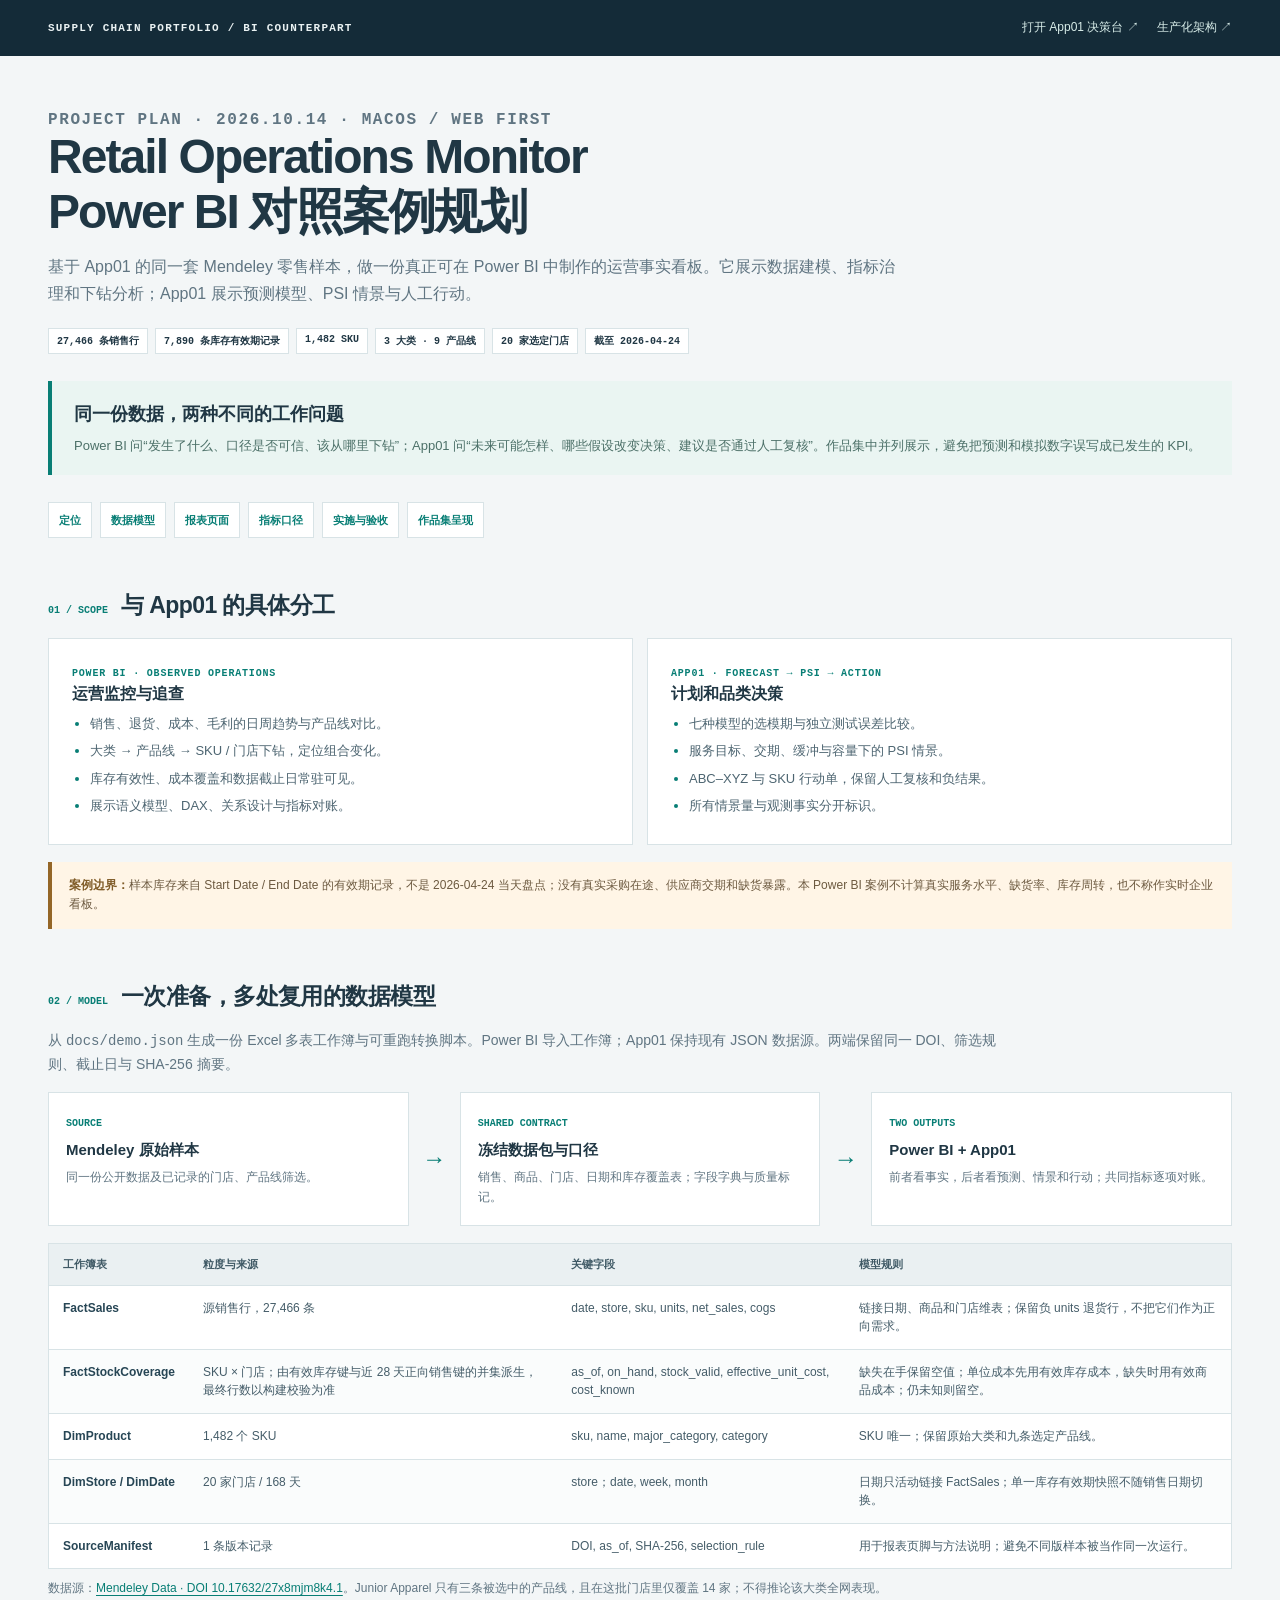
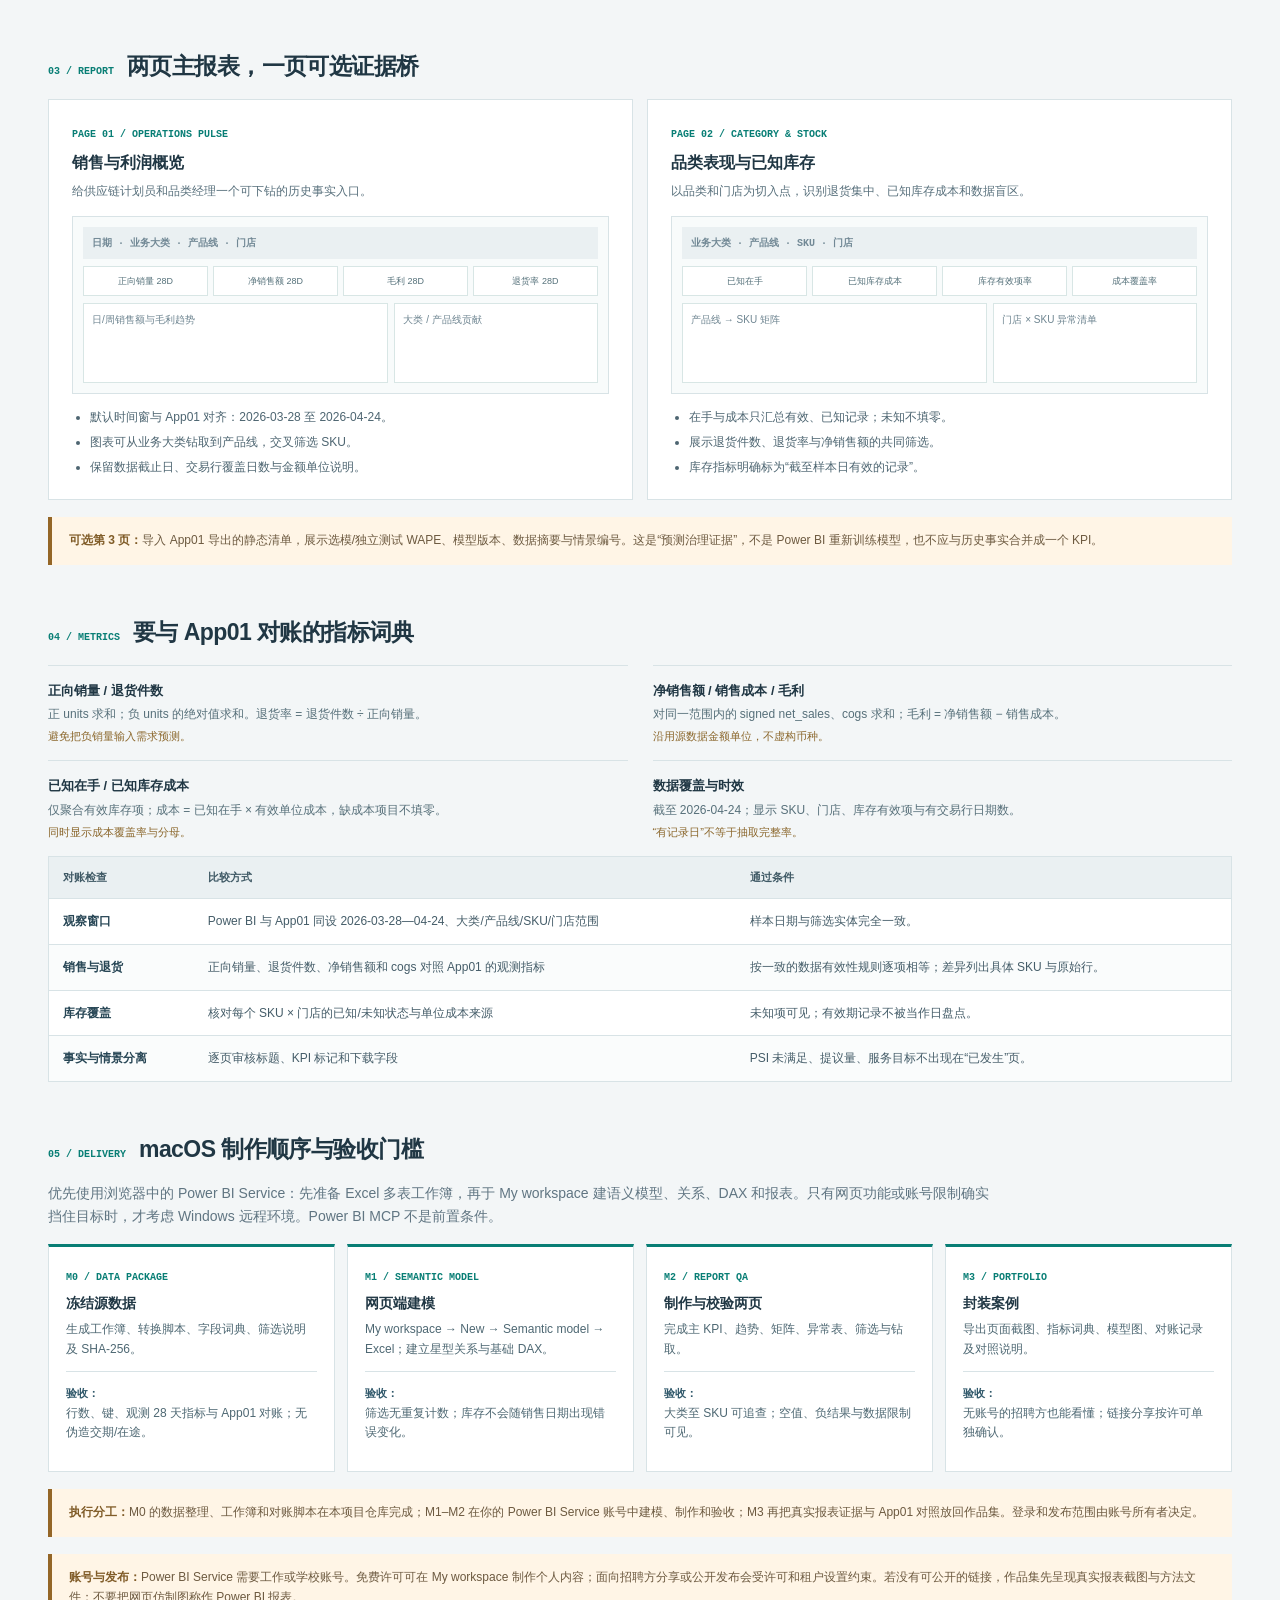
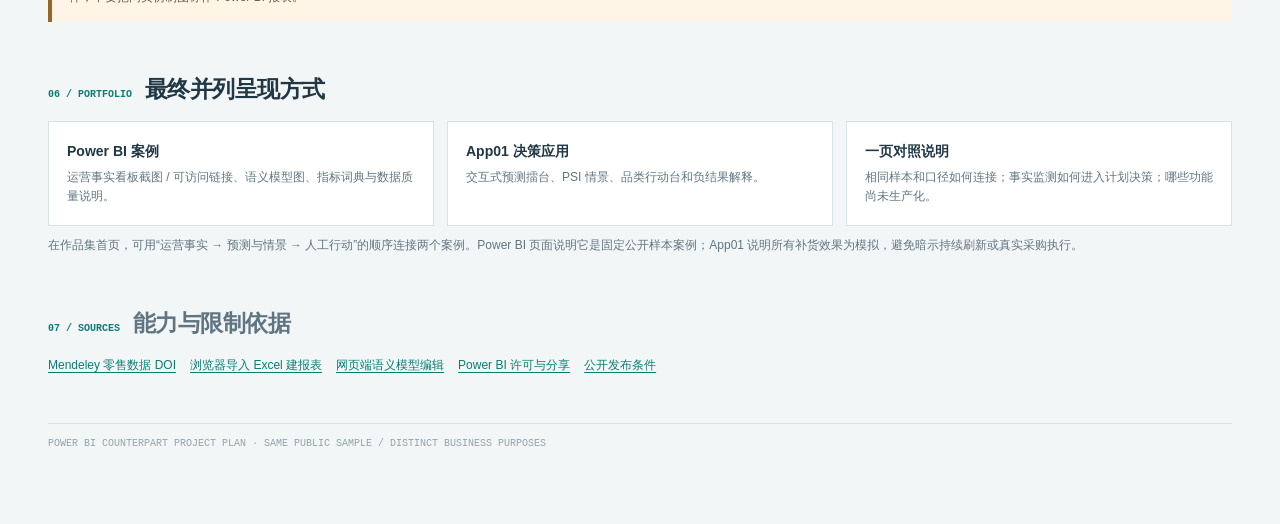
<file: docs/reference/power-bi-counterpart-project-plan.html>
<!doctype html>
<html lang="zh-CN">
<head>
  <meta charset="utf-8"><meta name="viewport" content="width=device-width, initial-scale=1">
  <meta name="description" content="与 App01 同源、面向求职作品集的 Power BI 运营监控案例规划。">
  <title>Power BI 对照案例｜Retail Operations Monitor 项目规划</title>
  <style>
    :root{--navy:#142b38;--ink:#203744;--muted:#607582;--line:#d8e3e6;--paper:#f3f6f7;--white:#fff;--teal:#087e75;--pale:#eaf5f2;--amber:#946627;--amber-pale:#fff5e6;--red:#ad5d4f;--mono:ui-monospace,SFMono-Regular,Menlo,monospace}
    *{box-sizing:border-box}html{scroll-behavior:smooth}body{margin:0;background:var(--paper);color:var(--ink);font:14px/1.65 -apple-system,BlinkMacSystemFont,"Segoe UI","PingFang SC",sans-serif}a{color:var(--teal);text-underline-offset:3px}.top{background:var(--navy);color:#e9f1f2}.top-inner{max-width:1240px;margin:auto;padding:18px 28px;display:flex;justify-content:space-between;align-items:center;gap:16px}.brand{font:700 11px var(--mono);letter-spacing:.11em}.top a{color:#d8ede9;font-size:12px;text-decoration:none}.top a:hover{text-decoration:underline}.top-links{display:flex;gap:18px;flex-wrap:wrap}
    main{max-width:1240px;margin:auto;padding:40px 28px 75px}.eyebrow{font:700 11px var(--mono);letter-spacing:.1em;color:var(--teal);margin:0 0 12px}.hero h1{font-size:clamp(30px,4vw,48px);line-height:1.15;letter-spacing:-.04em;margin:0}.hero>p{font-size:16px;color:var(--muted);max-width:850px;margin:15px 0 0}.meta{display:flex;flex-wrap:wrap;gap:7px;margin-top:21px}.meta span{font:700 10px var(--mono);background:var(--white);border:1px solid var(--line);padding:5px 8px}.thesis{margin-top:27px;background:var(--pale);border-left:4px solid var(--teal);padding:19px 22px}.thesis b{font-size:18px}.thesis p{margin:5px 0 0;color:#4c7068;font-size:13px}
    .nav{margin-top:27px;display:flex;flex-wrap:wrap;gap:8px}.nav a{padding:8px 10px;background:#fff;border:1px solid var(--line);font-size:11px;font-weight:700;text-decoration:none}.section{margin-top:53px}.section-head{display:flex;align-items:baseline;gap:13px;margin-bottom:17px}.section-head small{font:700 10px var(--mono);color:var(--teal)}h2{font-size:23px;line-height:1.3;letter-spacing:-.025em;margin:0}h3{font-size:16px;margin:0 0 8px;line-height:1.35}.lede{color:var(--muted);margin:0 0 16px;max-width:950px}.split{display:grid;grid-template-columns:1fr 1fr;gap:14px}.block{background:#fff;border:1px solid var(--line);padding:21px 23px}.block .tag{font:700 10px var(--mono);letter-spacing:.08em;color:var(--teal)}.block p{margin:7px 0 0;color:#4d6571;font-size:13px}.block ul{padding-left:18px;margin:8px 0 0}.block li{margin:6px 0;color:#4d6571;font-size:13px}.block li::marker{color:var(--teal)}
    .diagram{display:grid;grid-template-columns:1fr 35px 1fr 35px 1fr;align-items:stretch;gap:8px}.step{background:#fff;border:1px solid var(--line);padding:17px}.step small{font:700 10px var(--mono);color:var(--teal)}.step b{display:block;font-size:15px;margin:5px 0}.step p{font-size:12px;color:var(--muted);margin:0}.arrow{display:grid;place-items:center;font-size:24px;color:var(--teal)}
    .table-wrap{background:#fff;border:1px solid var(--line);overflow-x:auto}table{border-collapse:collapse;width:100%;min-width:890px}th{background:#eaf0f2;color:#3f5965;font:700 11px var(--mono);text-align:left}td{font-size:12px;line-height:1.55;color:#455d69}th,td{padding:13px 14px;border-bottom:1px solid var(--line);vertical-align:top}tr:last-child td{border-bottom:0}tbody tr:nth-child(even){background:#fafcfc}td:first-child{font-weight:800;color:#274655}.section-note{font-size:12px;color:var(--muted);margin:10px 0 0}.notice{background:var(--amber-pale);border-left:4px solid var(--amber);padding:14px 17px;margin-top:17px;font-size:12px;color:#6d5a40}.notice strong{color:#805c28}
    .page-grid{display:grid;grid-template-columns:repeat(2,1fr);gap:14px}.page{background:#fff;border:1px solid var(--line);padding:21px 23px}.page small{font:700 10px var(--mono);color:var(--teal)}.page h3{margin:8px 0}.page p{color:#58707c;font-size:12px;margin:0 0 14px}.wire{border:1px solid var(--line);background:#f8fbfb;padding:10px;display:grid;gap:7px}.wire .filters{background:#eaf0f2;padding:9px;color:#718895;font:700 10px var(--mono)}.wire .tiles{display:grid;grid-template-columns:repeat(4,1fr);gap:5px}.wire .tiles span{border:1px solid #d8e6e5;background:#fff;padding:7px 5px;font-size:9px;color:#55717a;text-align:center}.wire .body{display:grid;grid-template-columns:1.5fr 1fr;gap:6px}.wire .body span{border:1px solid #d8e6e5;background:#fff;min-height:80px;padding:8px;font-size:10px;color:#6d8490}.page ul{margin:14px 0 0;padding-left:18px;font-size:12px;color:#4d6571}.page li+li{margin-top:5px}
    .metric-list{display:grid;grid-template-columns:repeat(2,1fr);gap:0 25px}.metric{border-top:1px solid var(--line);padding:13px 0}.metric b{font-size:13px}.metric p{font-size:12px;color:#57707a;margin:3px 0 0}.metric small{font-size:11px;color:#8b672c}.phases{display:grid;grid-template-columns:repeat(4,1fr);gap:12px}.phase{border-top:3px solid var(--teal);background:#fff;padding:17px;border-left:1px solid var(--line);border-right:1px solid var(--line);border-bottom:1px solid var(--line)}.phase small{font:700 10px var(--mono);color:var(--teal)}.phase h3{font-size:14px;margin:7px 0}.phase p{font-size:12px;color:#4e6873;margin:0 0 11px}.phase strong{font-size:11px;color:#30586a}.phase .gate{border-top:1px solid var(--line);padding-top:9px}
    .deliverables{display:grid;grid-template-columns:1fr 1fr 1fr;gap:13px}.deliverable{background:#fff;border:1px solid var(--line);padding:18px}.deliverable b{display:block;font-size:14px}.deliverable p{font-size:12px;color:#607682;margin:4px 0 0}.sources{font-size:12px;color:var(--muted)}.sources a{margin-right:14px;white-space:nowrap}.foot{border-top:1px solid var(--line);margin-top:47px;padding-top:14px;color:#91a4ab;font:10px var(--mono)}
    @media(max-width:850px){.split,.page-grid,.deliverables{grid-template-columns:1fr}.phases{grid-template-columns:repeat(2,1fr)}.diagram{grid-template-columns:1fr}.arrow{transform:rotate(90deg)}.metric-list{grid-template-columns:1fr}}
    @media(max-width:560px){.top-inner,main{padding-left:16px;padding-right:16px}.top-inner{display:block}.top a{display:block;margin-top:6px}.phases{grid-template-columns:1fr}.wire .tiles{grid-template-columns:repeat(2,1fr)}.section{margin-top:40px}}
  </style>
</head>
<body>
  <header class="top"><div class="top-inner"><div class="brand">SUPPLY CHAIN PORTFOLIO / BI COUNTERPART</div><div class="top-links"><a href="../#forecast">打开 App01 决策台 ↗</a><a href="../production-readiness.html">生产化架构 ↗</a></div></div></header>
  <main>
    <section class="hero" id="top"><p class="eyebrow">PROJECT PLAN · 2026.10.14 · MACOS / WEB FIRST</p><h1>Retail Operations Monitor<br>Power BI 对照案例规划</h1><p>基于 App01 的同一套 Mendeley 零售样本，做一份真正可在 Power BI 中制作的运营事实看板。它展示数据建模、指标治理和下钻分析；App01 展示预测模型、PSI 情景与人工行动。</p><div class="meta"><span>27,466 条销售行</span><span>7,890 条库存有效期记录</span><span>1,482 SKU</span><span>3 大类 · 9 产品线</span><span>20 家选定门店</span><span>截至 2026-04-24</span></div><div class="thesis"><b>同一份数据，两种不同的工作问题</b><p>Power BI 问“发生了什么、口径是否可信、该从哪里下钻”；App01 问“未来可能怎样、哪些假设改变决策、建议是否通过人工复核”。作品集中并列展示，避免把预测和模拟数字误写成已发生的 KPI。</p></div><nav class="nav" aria-label="规划章节"><a href="#scope">定位</a><a href="#data">数据模型</a><a href="#report">报表页面</a><a href="#measures">指标口径</a><a href="#delivery">实施与验收</a><a href="#portfolio">作品集呈现</a></nav></section>

    <section class="section" id="scope"><div class="section-head"><small>01 / SCOPE</small><h2>与 App01 的具体分工</h2></div><div class="split"><article class="block"><span class="tag">POWER BI · OBSERVED OPERATIONS</span><h3>运营监控与追查</h3><ul><li>销售、退货、成本、毛利的日周趋势与产品线对比。</li><li>大类 → 产品线 → SKU / 门店下钻，定位组合变化。</li><li>库存有效性、成本覆盖和数据截止日常驻可见。</li><li>展示语义模型、DAX、关系设计与指标对账。</li></ul></article><article class="block"><span class="tag">APP01 · FORECAST → PSI → ACTION</span><h3>计划和品类决策</h3><ul><li>七种模型的选模期与独立测试误差比较。</li><li>服务目标、交期、缓冲与容量下的 PSI 情景。</li><li>ABC–XYZ 与 SKU 行动单，保留人工复核和负结果。</li><li>所有情景量与观测事实分开标识。</li></ul></article></div><div class="notice"><strong>案例边界：</strong>样本库存来自 Start Date / End Date 的有效期记录，不是 2026-04-24 当天盘点；没有真实采购在途、供应商交期和缺货暴露。本 Power BI 案例不计算真实服务水平、缺货率、库存周转，也不称作实时企业看板。</div></section>

    <section class="section" id="data"><div class="section-head"><small>02 / MODEL</small><h2>一次准备，多处复用的数据模型</h2></div><p class="lede">从 <code>docs/demo.json</code> 生成一份 Excel 多表工作簿与可重跑转换脚本。Power BI 导入工作簿；App01 保持现有 JSON 数据源。两端保留同一 DOI、筛选规则、截止日与 SHA-256 摘要。</p><div class="diagram" aria-label="数据到应用的流程"><div class="step"><small>SOURCE</small><b>Mendeley 原始样本</b><p>同一份公开数据及已记录的门店、产品线筛选。</p></div><div class="arrow">→</div><div class="step"><small>SHARED CONTRACT</small><b>冻结数据包与口径</b><p>销售、商品、门店、日期和库存覆盖表；字段字典与质量标记。</p></div><div class="arrow">→</div><div class="step"><small>TWO OUTPUTS</small><b>Power BI + App01</b><p>前者看事实，后者看预测、情景和行动；共同指标逐项对账。</p></div></div><div class="table-wrap" style="margin-top:17px"><table><thead><tr><th>工作簿表</th><th>粒度与来源</th><th>关键字段</th><th>模型规则</th></tr></thead><tbody><tr><td>FactSales</td><td>源销售行，27,466 条</td><td>date, store, sku, units, net_sales, cogs</td><td>链接日期、商品和门店维表；保留负 units 退货行，不把它们作为正向需求。</td></tr><tr><td>FactStockCoverage</td><td>SKU × 门店；由有效库存键与近 28 天正向销售键的并集派生，最终行数以构建校验为准</td><td>as_of, on_hand, stock_valid, effective_unit_cost, cost_known</td><td>缺失在手保留空值；单位成本先用有效库存成本，缺失时用有效商品成本；仍未知则留空。</td></tr><tr><td>DimProduct</td><td>1,482 个 SKU</td><td>sku, name, major_category, category</td><td>SKU 唯一；保留原始大类和九条选定产品线。</td></tr><tr><td>DimStore / DimDate</td><td>20 家门店 / 168 天</td><td>store；date, week, month</td><td>日期只活动链接 FactSales；单一库存有效期快照不随销售日期切换。</td></tr><tr><td>SourceManifest</td><td>1 条版本记录</td><td>DOI, as_of, SHA-256, selection_rule</td><td>用于报表页脚与方法说明；避免不同版样本被当作同一次运行。</td></tr></tbody></table></div><p class="section-note">数据源：<a href="https://data.mendeley.com/datasets/27x8mjm8k4/1" target="_blank" rel="noopener noreferrer">Mendeley Data · DOI 10.17632/27x8mjm8k4.1</a>。Junior Apparel 只有三条被选中的产品线，且在这批门店里仅覆盖 14 家；不得推论该大类全网表现。</p></section>

    <section class="section" id="report"><div class="section-head"><small>03 / REPORT</small><h2>两页主报表，一页可选证据桥</h2></div><div class="page-grid"><article class="page"><small>PAGE 01 / OPERATIONS PULSE</small><h3>销售与利润概览</h3><p>给供应链计划员和品类经理一个可下钻的历史事实入口。</p><div class="wire"><div class="filters">日期 · 业务大类 · 产品线 · 门店</div><div class="tiles"><span>正向销量 28D</span><span>净销售额 28D</span><span>毛利 28D</span><span>退货率 28D</span></div><div class="body"><span>日/周销售额与毛利趋势</span><span>大类 / 产品线贡献</span></div></div><ul><li>默认时间窗与 App01 对齐：2026-03-28 至 2026-04-24。</li><li>图表可从业务大类钻取到产品线，交叉筛选 SKU。</li><li>保留数据截止日、交易行覆盖日数与金额单位说明。</li></ul></article><article class="page"><small>PAGE 02 / CATEGORY & STOCK</small><h3>品类表现与已知库存</h3><p>以品类和门店为切入点，识别退货集中、已知库存成本和数据盲区。</p><div class="wire"><div class="filters">业务大类 · 产品线 · SKU · 门店</div><div class="tiles"><span>已知在手</span><span>已知库存成本</span><span>库存有效项率</span><span>成本覆盖率</span></div><div class="body"><span>产品线 → SKU 矩阵</span><span>门店 × SKU 异常清单</span></div></div><ul><li>在手与成本只汇总有效、已知记录；未知不填零。</li><li>展示退货件数、退货率与净销售额的共同筛选。</li><li>库存指标明确标为“截至样本日有效的记录”。</li></ul></article></div><div class="notice"><strong>可选第 3 页：</strong>导入 App01 导出的静态清单，展示选模/独立测试 WAPE、模型版本、数据摘要与情景编号。这是“预测治理证据”，不是 Power BI 重新训练模型，也不应与历史事实合并成一个 KPI。</div></section>

    <section class="section" id="measures"><div class="section-head"><small>04 / METRICS</small><h2>要与 App01 对账的指标词典</h2></div><div class="metric-list"><div class="metric"><b>正向销量 / 退货件数</b><p>正 units 求和；负 units 的绝对值求和。退货率 = 退货件数 ÷ 正向销量。</p><small>避免把负销量输入需求预测。</small></div><div class="metric"><b>净销售额 / 销售成本 / 毛利</b><p>对同一范围内的 signed net_sales、cogs 求和；毛利 = 净销售额 − 销售成本。</p><small>沿用源数据金额单位，不虚构币种。</small></div><div class="metric"><b>已知在手 / 已知库存成本</b><p>仅聚合有效库存项；成本 = 已知在手 × 有效单位成本，缺成本项目不填零。</p><small>同时显示成本覆盖率与分母。</small></div><div class="metric"><b>数据覆盖与时效</b><p>截至 2026-04-24；显示 SKU、门店、库存有效项与有交易行日期数。</p><small>“有记录日”不等于抽取完整率。</small></div></div><div class="table-wrap"><table><thead><tr><th>对账检查</th><th>比较方式</th><th>通过条件</th></tr></thead><tbody><tr><td>观察窗口</td><td>Power BI 与 App01 同设 2026-03-28—04-24、大类/产品线/SKU/门店范围</td><td>样本日期与筛选实体完全一致。</td></tr><tr><td>销售与退货</td><td>正向销量、退货件数、净销售额和 cogs 对照 App01 的观测指标</td><td>按一致的数据有效性规则逐项相等；差异列出具体 SKU 与原始行。</td></tr><tr><td>库存覆盖</td><td>核对每个 SKU × 门店的已知/未知状态与单位成本来源</td><td>未知项可见；有效期记录不被当作日盘点。</td></tr><tr><td>事实与情景分离</td><td>逐页审核标题、KPI 标记和下载字段</td><td>PSI 未满足、提议量、服务目标不出现在“已发生”页。</td></tr></tbody></table></div></section>

    <section class="section" id="delivery"><div class="section-head"><small>05 / DELIVERY</small><h2>macOS 制作顺序与验收门槛</h2></div><p class="lede">优先使用浏览器中的 Power BI Service：先准备 Excel 多表工作簿，再于 My workspace 建语义模型、关系、DAX 和报表。只有网页功能或账号限制确实挡住目标时，才考虑 Windows 远程环境。Power BI MCP 不是前置条件。</p><div class="phases"><article class="phase"><small>M0 / DATA PACKAGE</small><h3>冻结源数据</h3><p>生成工作簿、转换脚本、字段词典、筛选说明及 SHA-256。</p><div class="gate"><strong>验收：</strong><p>行数、键、观测 28 天指标与 App01 对账；无伪造交期/在途。</p></div></article><article class="phase"><small>M1 / SEMANTIC MODEL</small><h3>网页端建模</h3><p>My workspace → New → Semantic model → Excel；建立星型关系与基础 DAX。</p><div class="gate"><strong>验收：</strong><p>筛选无重复计数；库存不会随销售日期出现错误变化。</p></div></article><article class="phase"><small>M2 / REPORT QA</small><h3>制作与校验两页</h3><p>完成主 KPI、趋势、矩阵、异常表、筛选与钻取。</p><div class="gate"><strong>验收：</strong><p>大类至 SKU 可追查；空值、负结果与数据限制可见。</p></div></article><article class="phase"><small>M3 / PORTFOLIO</small><h3>封装案例</h3><p>导出页面截图、指标词典、模型图、对账记录及对照说明。</p><div class="gate"><strong>验收：</strong><p>无账号的招聘方也能看懂；链接分享按许可单独确认。</p></div></article></div><div class="notice"><strong>执行分工：</strong>M0 的数据整理、工作簿和对账脚本在本项目仓库完成；M1–M2 在你的 Power BI Service 账号中建模、制作和验收；M3 再把真实报表证据与 App01 对照放回作品集。登录和发布范围由账号所有者决定。</div><div class="notice"><strong>账号与发布：</strong>Power BI Service 需要工作或学校账号。免费许可可在 My workspace 制作个人内容；面向招聘方分享或公开发布会受许可和租户设置约束。若没有可公开的链接，作品集先呈现真实报表截图与方法文件；不要把网页仿制图称作 Power BI 报表。</div></section>

    <section class="section" id="portfolio"><div class="section-head"><small>06 / PORTFOLIO</small><h2>最终并列呈现方式</h2></div><div class="deliverables"><div class="deliverable"><b>Power BI 案例</b><p>运营事实看板截图 / 可访问链接、语义模型图、指标词典与数据质量说明。</p></div><div class="deliverable"><b>App01 决策应用</b><p>交互式预测擂台、PSI 情景、品类行动台和负结果解释。</p></div><div class="deliverable"><b>一页对照说明</b><p>相同样本和口径如何连接；事实监测如何进入计划决策；哪些功能尚未生产化。</p></div></div><p class="section-note">在作品集首页，可用“运营事实 → 预测与情景 → 人工行动”的顺序连接两个案例。Power BI 页面说明它是固定公开样本案例；App01 说明所有补货效果为模拟，避免暗示持续刷新或真实采购执行。</p></section>

    <section class="section sources"><div class="section-head"><small>07 / SOURCES</small><h2>能力与限制依据</h2></div><p><a href="https://data.mendeley.com/datasets/27x8mjm8k4/1" target="_blank" rel="noopener noreferrer">Mendeley 零售数据 DOI</a><a href="https://learn.microsoft.com/en-us/power-bi/create-reports/service-report-create-new" target="_blank" rel="noopener noreferrer">浏览器导入 Excel 建报表</a><a href="https://learn.microsoft.com/en-us/power-bi/transform-model/service-edit-data-models" target="_blank" rel="noopener noreferrer">网页端语义模型编辑</a><a href="https://learn.microsoft.com/en-us/power-bi/fundamentals/end-user-license" target="_blank" rel="noopener noreferrer">Power BI 许可与分享</a><a href="https://learn.microsoft.com/en-us/power-bi/collaborate-share/service-publish-to-web" target="_blank" rel="noopener noreferrer">公开发布条件</a></p></section>
    <div class="foot">POWER BI COUNTERPART PROJECT PLAN · SAME PUBLIC SAMPLE / DISTINCT BUSINESS PURPOSES</div>
  </main>
</body>
</html>
</file>
<file: docs/console.css>
@import url('https://fonts.googleapis.com/css2?family=DM+Sans:wght@400;500;600;700;800&family=IBM+Plex+Mono:wght@400;500;600&family=Noto+Sans+SC:wght@400;500;600;700&display=swap');
:root{font-family:'DM Sans','Noto Sans SC',Arial,sans-serif;color:#183044;background:#f1f4f6;font-synthesis:none;--navy:#102a3c;--navy2:#1b3d50;--ink:#183044;--muted:#708392;--line:#dce5e9;--teal:#087e78;--teal2:#18a69b;--blue:#4d7794;--amber:#af772f;--red:#b95345;--panel:#fff}
*{box-sizing:border-box}body{margin:0}button,input,select,textarea{font:inherit}button{cursor:pointer}a{color:inherit}a:hover{color:var(--teal)}[hidden]{display:none!important}button:focus-visible,input:focus-visible,select:focus-visible,textarea:focus-visible{outline:2px solid #1ba39a;outline-offset:2px}.app-shell{max-width:1680px;margin:auto;padding:0 28px}.tiny-overline,.view-index,.panel-overline,.brand-copy small,footer{font-family:'IBM Plex Mono',monospace;letter-spacing:.09em}.topbar{min-height:76px;background:var(--navy);color:#fff;display:flex;align-items:center;gap:13px;padding:12px 23px;margin:0 -28px}.brand-mark{width:39px;height:39px;background:#1c9c92;color:#fff;text-decoration:none;border-radius:5px;font-size:13px;font-weight:800;display:grid;place-items:center;letter-spacing:-.1em;flex:none}.brand-mark span{color:#a3eadc}.brand-copy{display:flex;flex-direction:column;gap:2px;min-width:0}.brand-copy small{color:#81b8b6;font-size:9px}.brand-copy strong{font-size:16px;line-height:1.1;letter-spacing:-.02em}.brand-copy>span{color:#bfd4d8;font-size:10px}.topbar-right{display:flex;align-items:center;gap:24px;margin-left:auto;font-size:10px;color:#d3e1e4}.topbar-right a{text-decoration:none;font-weight:700}.topbar-right a:hover{color:#8de0d4}.topbar-date b{font:600 12px 'IBM Plex Mono',monospace;color:#fff;margin-left:6px}.data-mode{color:#a4e9dc;background:#1f5360;border:1px solid #35747a;border-radius:2px;padding:7px 9px;font-size:9px;font-weight:700}.data-mode.demo{color:#f4d7a2;background:#594b39;border-color:#716044}
.scope-bar{display:grid;grid-template-columns:150px minmax(180px,1.15fr) minmax(180px,1fr) minmax(180px,.9fr) auto;gap:12px;align-items:end;background:#fff;border:1px solid var(--line);border-top:0;padding:17px 19px}.scope-label{align-self:center}.scope-label span{display:block;color:#708c99;font-size:9px;margin-bottom:5px}.scope-label strong{font-size:13px}.scope-field{display:flex;flex-direction:column;gap:5px;color:#627987;font-size:10px;font-weight:700;min-width:0}.scope-field select,.control-grid input,.control-grid select,.table-controls input,.table-controls select,.table-search input{height:37px;padding:0 10px;border:1px solid #cbd9de;background:#fbfcfd;color:#1b3949;border-radius:3px;font-size:11px;width:100%}.scope-count{font:10px 'IBM Plex Mono',monospace;color:#628291;white-space:nowrap;padding:0 0 11px}.trust-banner{display:flex;gap:11px;align-items:center;margin:12px 0 0;padding:11px 14px;background:#eaf6f3;border:1px solid #c5e0d9;color:#466d68;font-size:10px;line-height:1.5}.trust-banner strong{color:#08796e;white-space:nowrap}.trust-banner.demo{background:#fff8ea;border-color:#ebd7b9;color:#6c6048}.trust-banner.demo strong{color:#936325}.trust-banner.warning{background:#fff2ee;border-color:#efcfc5;color:#885b50}.trust-banner.warning strong{color:var(--red)}.trust-banner a{font-weight:700}
.navigation-row{display:flex;justify-content:space-between;align-items:stretch;border-bottom:1px solid #cbd9de;margin-top:19px}.main-nav{display:flex;gap:4px}.main-nav button{border:1px solid transparent;border-bottom:3px solid transparent;background:none;color:#768d9b;padding:13px 21px 11px;display:grid;grid-template-columns:25px auto;grid-template-rows:auto auto;column-gap:8px;text-align:left;min-width:177px}.main-nav button>span{grid-row:1/3;font:11px 'IBM Plex Mono',monospace;color:#9ab1ba;margin-top:2px}.main-nav button strong{font-size:13px;color:inherit}.main-nav button small{font-size:9px;color:#9aabb4;margin-top:3px}.main-nav button.active{background:#fff;color:#087e78;border-color:#dce5e9;border-bottom-color:#087e78}.main-nav button:hover:not(.active),.utility-nav button:hover{background:#e9f0f2}.utility-nav{display:flex;gap:4px;align-items:end}.utility-nav button{height:40px;border:0;background:transparent;padding:0 13px;color:#577383;font-size:10px;font-weight:700}.utility-nav button.active{color:#087e78;background:#fff}.utility-nav b{font:9px 'IBM Plex Mono',monospace;padding:3px 6px;background:#dcece8;border-radius:10px;color:#087e78;margin-left:3px}
.loading{padding:90px 20px;text-align:center;color:#768b97;font-size:12px}.scope-kpis{display:grid;grid-template-columns:repeat(5,minmax(0,1fr));gap:10px;margin-top:19px}.scope-kpi{background:#fff;border:1px solid var(--line);padding:15px 16px;min-height:104px}.scope-kpi span{display:block;font-size:10px;color:#758b97}.scope-kpi strong{display:block;font-size:26px;line-height:1.1;letter-spacing:-.045em;margin:10px 0 5px;font-variant-numeric:tabular-nums}.scope-kpi small{font-size:9px;color:#96a7af}.scope-kpi.risk{background:#fff8ef;border-color:#edddc6}.scope-kpi.risk strong{color:#a76d26}.scope-kpi.alert{background:#fff4f1;border-color:#efd7d0}.scope-kpi.alert strong{color:#b55f4e}.scope-kpi.accent strong{color:var(--teal)}
.view{padding:29px 0 49px}.view-heading{display:flex;justify-content:space-between;align-items:end;gap:22px;margin-bottom:18px}.view-index{margin:0 0 7px;color:var(--teal);font-size:9px}.view-heading h1{font-size:25px;letter-spacing:-.04em;margin:0 0 7px;line-height:1.24}.view-heading p:not(.view-index){font-size:11px;color:#738996;line-height:1.65;margin:0;max-width:820px}.view-status{padding:8px 10px;color:#18786e;background:#e7f3ef;font-size:10px;font-weight:700;white-space:nowrap;border-radius:2px}.view-status.warning{background:#fff1df;color:#a26c2b}.panel{background:var(--panel);border:1px solid var(--line);min-width:0}.panel-heading{display:flex;justify-content:space-between;align-items:start;gap:14px;margin-bottom:14px}.panel-overline{display:block;color:#7b9aa5;font-size:9px}.panel-heading h2,.panel h2,.service-head h2{font-size:15px;margin:5px 0 0;letter-spacing:-.025em}.panel-foot,.chart-caption{font-size:10px;line-height:1.65;color:#7a8e99;margin:9px 0 0}.small-chip{background:#edf4f3;color:#377e78;font:10px 'IBM Plex Mono',monospace;padding:6px 8px;white-space:nowrap}.panel-figure{font:600 22px 'IBM Plex Mono',monospace;color:var(--teal)}.legend{font-size:9px;color:#738a97;white-space:nowrap;display:flex;gap:5px;align-items:center}.legend i{width:15px;height:3px;display:inline-block;margin-left:7px}.legend-actual{background:#435f79}.legend-model{background:#0d9c90}.chart{min-height:230px}.chart.short{min-height:170px}.chart svg{display:block;width:100%;height:auto}.chart-empty{height:190px;display:grid;place-items:center;color:#8da1ab;font-size:11px;text-align:center;padding:20px}
.forecast-layout{display:grid;grid-template-columns:minmax(0,1.6fr) minmax(300px,.64fr);gap:12px}.forecast-charts,.forecast-side{display:grid;gap:12px;align-content:start}.chart-panel,.scoreboard,.interpretation,.product-browser{padding:19px}.scoreboard .panel-foot{border-top:1px solid #e6ecee;padding-top:12px}.score-row{display:grid;grid-template-columns:1fr 67px 65px 60px;gap:8px;align-items:center;padding:11px 0;border-bottom:1px solid #e8eef0;font-size:10px}.score-row:last-child{border:0}.score-row.head{color:#91a4ac;padding-top:2px;font-size:9px}.score-row strong{font-size:10px}.score-row .score-value{font:600 12px 'IBM Plex Mono',monospace;text-align:right;color:#35576c}.score-row.winner{background:#eff8f5;border-left:3px solid #159c8c;padding-left:8px}.score-row.weak .score-value{color:#b35a48}.interpretation{background:#f9fbfc}.interpretation h2{margin-bottom:12px}.interpretation p{font-size:11px;line-height:1.7;color:#617b88;margin:0 0 9px}.interpretation .evidence-callout{border-left:3px solid #1a9a8b;background:#edf7f4;padding:11px;font-weight:700;color:#2b625d}.interpretation .evidence-callout.warn{background:#fff5ed;border-color:#c58d53;color:#8a653d}.product-browser{margin-top:12px}.table-search{font-size:9px;color:#7b909c;min-width:190px}.table-search input{display:block;margin-top:5px;height:34px}.table-wrap{overflow:auto;max-height:510px}table{width:100%;border-collapse:collapse;white-space:nowrap;font-size:10px}th{text-align:left;color:#7f939e;font-size:9px;font-weight:700;background:#f7fafb;padding:11px 10px;position:sticky;top:0;border-bottom:1px solid var(--line);z-index:1}td{padding:10px;border-bottom:1px solid #edf1f2;color:#496270}tbody tr:hover{background:#f6faf9}td.num,th.num{text-align:right;font-variant-numeric:tabular-nums}.row-title{font-weight:700;color:#294657;display:block}.row-sub{display:block;color:#95a6ad;font-size:9px;margin-top:3px;max-width:270px;overflow:hidden;text-overflow:ellipsis}.row-link{border:0;background:none;color:var(--teal);font-size:10px;font-weight:700;padding:0}.row-link:hover{text-decoration:underline}.tag{font-size:9px;font-weight:700;padding:4px 7px;border-radius:2px;background:#eef3f4;color:#527082}.tag.good{background:#e6f4ed;color:#237b60}.tag.warn{background:#fff1df;color:#a37636}.tag.bad{background:#faeae5;color:#b25d4c}.tag.neutral{background:#edf1f3;color:#7d929c}
.scenario-controls{padding:18px;margin-bottom:18px}.control-grid{display:grid;grid-template-columns:1.3fr repeat(4,1fr);gap:10px}.control-grid label,.table-controls label{font-size:9px;color:#78909d;font-weight:700;display:flex;flex-direction:column;gap:5px}.control-grid input,.control-grid select{height:35px}.service-head{display:flex;justify-content:space-between;align-items:end;gap:15px;margin-bottom:10px}.service-head p{font-size:10px;color:#82949d;margin:0}.service-cards{display:grid;grid-template-columns:repeat(3,minmax(0,1fr));gap:10px;margin-bottom:13px}.service-card{border:1px solid var(--line);background:#fff;text-align:left;padding:16px;min-width:0}.service-card:hover{border-color:#54aca0}.service-card.active{border:2px solid #0e9186;background:#f0faf7;padding:15px}.service-card-head{display:flex;align-items:center;justify-content:space-between;color:#60808a;font-size:10px}.service-card-head b{font:700 19px 'IBM Plex Mono',monospace;color:#1f5260}.service-card-grid{display:grid;grid-template-columns:repeat(3,1fr);gap:7px;margin-top:12px}.service-card-grid span{display:block;font-size:9px;color:#8297a1}.service-card-grid strong{display:block;font:600 15px 'IBM Plex Mono',monospace;color:#1c4557;margin-top:5px}.service-card.active .service-card-grid strong{color:#077e73}.psi-layout{display:grid;grid-template-columns:minmax(0,1.45fr) minmax(290px,.55fr);gap:12px;margin-bottom:12px}.psi-layout.bottom{grid-template-columns:minmax(0,1.05fr) minmax(300px,.95fr)}.psi-layout .panel,.store-panel{padding:18px}.scenario-impact{background:#173a4c;color:#fff}.scenario-impact .panel-overline{color:#9cbfc5}.scenario-impact h2{color:#fff;margin-bottom:14px}.impact-big{font:600 34px 'IBM Plex Mono',monospace;color:#b0eee0;letter-spacing:-.05em;margin:5px 0}.impact-big small{font-size:11px;color:#c7dce0;display:block;letter-spacing:0;margin-top:4px}.impact-row{display:flex;justify-content:space-between;gap:10px;padding:11px 0;border-top:1px solid #375a67;font-size:10px;color:#bbd0d3}.impact-row b{font:600 12px 'IBM Plex Mono',monospace;color:#fff}.reconcile-item{display:flex;justify-content:space-between;gap:10px;padding:10px 0;border-bottom:1px solid #e7edef;font-size:10px;color:#738a96}.reconcile-item:last-child{border-bottom:0;color:#0b796f;font-weight:700}.reconcile-item b{font:600 13px 'IBM Plex Mono',monospace;color:#244b5d}.store-panel{margin-bottom:12px}.method-banner{padding:12px 15px;background:#fff8eb;border:1px solid #ead9bb;color:#766448;font-size:10px;line-height:1.7}.method-banner strong{color:#966a2c}
.category-kpis{display:grid;grid-template-columns:repeat(5,minmax(0,1fr));gap:9px;margin-bottom:12px}.category-kpi{padding:14px;border:1px solid var(--line);background:#fff}.category-kpi span{font-size:9px;color:#8196a0}.category-kpi b{font:600 20px 'IBM Plex Mono',monospace;color:#24495b;display:block;margin:7px 0 3px}.category-kpi small{font-size:9px;color:#a0afb6}.category-top{display:grid;grid-template-columns:minmax(0,1.28fr) minmax(290px,.72fr);gap:12px;margin-bottom:12px}.category-top .panel{padding:18px}.subtle-button{border:0;background:#edf5f4;color:#14766d;padding:8px 10px;font-size:9px;font-weight:700;border-radius:2px}.subtle-button:hover{background:#dbece8}.abc-matrix{display:grid;grid-template-columns:33px repeat(4,1fr);gap:5px;align-items:stretch}.matrix-label{font:700 10px 'IBM Plex Mono',monospace;color:#728c98;display:grid;place-items:center}.matrix-cell{border:1px solid #dce9e7;background:#f4f9f8;text-align:left;padding:11px;min-height:66px}.matrix-cell:hover,.matrix-cell.active{border-color:#11978a;background:#e5f4ef}.matrix-cell b{font:600 18px 'IBM Plex Mono',monospace;color:#226d68}.matrix-cell small{display:block;font-size:9px;color:#81979e;margin-top:6px}.matrix-cell.n{background:#f4f6f7}.matrix-cell.n.active{background:#e7eeef}.signal-row{display:grid;grid-template-columns:35px 1fr auto;gap:9px;align-items:center;border-bottom:1px solid #e9eef0;padding:11px 0}.signal-row:last-child{border:0}.signal-row>span{font:11px 'IBM Plex Mono',monospace;color:#84a2ad}.signal-row strong{font-size:10px}.signal-row small{display:block;font-size:9px;color:#8fa2a9;margin-top:3px}.signal-row b{font:600 14px 'IBM Plex Mono',monospace;color:#a77637}.action-layout{display:grid;grid-template-columns:minmax(0,1.55fr) minmax(320px,.58fr);gap:12px;align-items:start}.action-table{padding:18px;min-width:0}.table-controls{display:flex;gap:8px;align-items:end;margin-bottom:12px}.table-controls label:first-child{flex:1}.table-controls input,.table-controls select{height:34px;min-width:110px}.action-table .table-wrap{max-height:640px}.action-table tbody tr{cursor:pointer}.action-table tbody tr.selected{background:#eff8f5}.abc-tag{font:700 10px 'IBM Plex Mono',monospace;color:#176b65;background:#e5f2ef;padding:5px 6px}.abc-tag.low{background:#eef2f3;color:#788d97}.sku-detail{padding:19px;position:sticky;top:12px;max-height:calc(100vh - 24px);overflow:auto;min-height:410px}.empty-state{font-size:11px;line-height:1.7;color:#93a7b0;text-align:center;margin:100px 10px}.detail-header{display:flex;justify-content:space-between;gap:8px;align-items:start}.detail-header small{font:9px 'IBM Plex Mono',monospace;color:#83a0aa}.detail-header h2{font-size:18px;overflow-wrap:anywhere;margin:5px 0 3px}.detail-header p{color:#8ca0a9;font-size:10px;margin:0}.detail-section{border-top:1px solid #e6edef;margin-top:16px;padding-top:14px}.detail-section h3{font-size:11px;margin:0 0 9px}.detail-grid{display:grid;grid-template-columns:repeat(2,1fr);gap:6px}.detail-grid div{padding:9px;background:#f5f9f9;border:1px solid #e6eff0}.detail-grid span{font-size:9px;color:#8198a1}.detail-grid strong{display:block;font:600 16px 'IBM Plex Mono',monospace;margin-top:4px}.detail-note{font-size:10px;line-height:1.7;color:#617e89;background:#f2f7f8;padding:10px;border-left:3px solid #0b9789}.detail-location{display:grid;grid-template-columns:1fr auto auto;gap:8px;padding:7px 0;border-bottom:1px solid #edf1f2;font-size:10px;color:#54707c}.detail-location b{color:#a97034}.detail-actions textarea{width:100%;min-height:62px;border:1px solid #cbdde0;background:#fbfcfc;padding:9px;resize:vertical;font-size:10px}.detail-actions label{font-size:10px;color:#728a94;display:block}.decision-buttons{display:flex;flex-wrap:wrap;gap:6px;margin-top:9px}.decision-buttons button,.primary-button,.secondary-button{border-radius:2px;padding:10px 12px;font-size:10px;font-weight:700}.primary-button,.decision-buttons button:first-child{background:#0c8178;color:#fff;border:1px solid #0c8178}.secondary-button,.decision-buttons button{background:#fff;color:#397a73;border:1px solid #bfd8d4}.decision-buttons button:last-child{color:#956a48;border-color:#ddc6b5}.primary-button:disabled{opacity:.45;cursor:not-allowed}.decision-message{font-size:10px;color:#9d673f;line-height:1.5;margin-top:8px}.pager{display:flex;justify-content:space-between;align-items:center;padding:12px 0 0;font:10px 'IBM Plex Mono',monospace;color:#849aa3}.pager button{border:0;background:none;color:#117f73;font-size:10px;font-weight:700}.pager button:disabled{opacity:.4;cursor:not-allowed}
.data-layout,.review-layout{display:grid;grid-template-columns:1.07fr .93fr;gap:12px}.data-layout .panel,.review-layout .panel{padding:19px}.upload-grid{display:grid;grid-template-columns:repeat(2,1fr);gap:9px}.upload-box{display:flex;flex-direction:column;gap:5px;border:1px dashed #bdd5d7;background:#fafcfc;padding:13px;min-height:108px}.upload-box b{font-size:11px}.upload-box span,.upload-box small{font-size:9px;color:#8fa3aa}.upload-box input{font-size:9px;max-width:100%;color:#5b7985}.upload-box small{overflow:hidden;text-overflow:ellipsis;white-space:nowrap}.confirm-line{display:flex;align-items:center;gap:7px;font-size:10px;color:#65808b;margin:13px 0}.button-row{display:flex;gap:8px}.form-message{font-size:10px;line-height:1.5;color:#9e654b}.data-stats{display:grid;grid-template-columns:repeat(3,1fr);gap:7px;margin-bottom:10px}.data-stats div{padding:10px;background:#f5f9f9;border:1px solid #e4edee}.data-stats b{font:600 17px 'IBM Plex Mono',monospace;display:block}.data-stats span{font-size:9px;color:#8ca2aa}.quality-list{max-height:570px;overflow:auto}.quality-item{display:flex;align-items:start;gap:8px;border-top:1px solid #e7eef0;padding:9px 0;font-size:10px;color:#69828e}.quality-item b{color:#ad6b38;min-width:35px}.quality-item b.error{color:#b95546}.quality-item p{margin:0;line-height:1.5}.review-layout{margin-top:12px}.review-log{max-height:560px;overflow:auto}.review-item{border-top:1px solid #e6edef;padding:12px 0;display:flex;justify-content:space-between;gap:10px}.review-item strong{font-size:11px}.review-item small{display:block;font-size:9px;color:#8da3ac;margin-top:4px}.review-item b{font-size:9px;color:#0a8075}.export-panel p{font-size:11px;color:#6e8793;line-height:1.7}.export-panel button{display:block;width:100%;margin:9px 0}footer{display:flex;justify-content:space-between;gap:20px;border-top:1px solid var(--line);padding:24px 2px;color:#8ea1aa;font-size:9px}footer a{text-decoration:none;color:#117d73}
.scope-kpis{grid-template-columns:repeat(6,minmax(0,1fr))}
.score-row strong small{display:block;margin-top:3px;color:#94a5ad;font-size:8px;font-weight:600}
button.score-row{width:100%;border:0;border-bottom:1px solid #e8eef0;background:transparent;text-align:left;color:inherit;cursor:pointer}button.score-row:hover{background:#f2f8f7}button.score-row.winner{background:#eff8f5;border-left:3px solid #159c8c}
@media(max-width:1250px){.scope-bar{grid-template-columns:130px repeat(3,minmax(130px,1fr))}.scope-count{grid-column:1/-1;padding:0}.forecast-layout,.psi-layout,.psi-layout.bottom,.category-top,.action-layout{grid-template-columns:1fr}.forecast-side{grid-template-columns:1fr 1fr}.sku-detail{position:static;max-height:none}.scope-kpis,.category-kpis{grid-template-columns:repeat(3,minmax(0,1fr))}}
@media(max-width:780px){.app-shell{padding:0 14px}.topbar{margin:0 -14px;padding:11px 14px}.topbar-right{gap:8px}.topbar-date{display:none}.brand-copy strong{font-size:12px}.brand-copy small{font-size:8px}.scope-bar{grid-template-columns:1fr 1fr;padding:14px;gap:10px}.scope-label{grid-column:1/-1}.category-field,.model-field{grid-column:1/2}.sku-field{grid-column:2/3;grid-row:2/3}.model-field{grid-column:1/-1}.scope-count{grid-column:1/-1}.trust-banner{display:block}.trust-banner strong{display:block;margin-bottom:4px}.navigation-row{display:block}.main-nav{overflow:auto}.main-nav button{min-width:138px;padding:10px 8px;grid-template-columns:18px auto}.main-nav button strong{font-size:10px}.main-nav button small{font-size:8px}.utility-nav{justify-content:flex-end}.scope-kpis,.category-kpis{grid-template-columns:repeat(2,minmax(0,1fr))}.scope-kpi{min-height:91px;padding:11px}.scope-kpi strong{font-size:22px}.view-heading{display:block}.view-heading h1{font-size:22px}.view-status{display:inline-block;margin-top:10px}.forecast-side{grid-template-columns:1fr}.control-grid{grid-template-columns:repeat(2,minmax(0,1fr))}.service-cards{grid-template-columns:1fr}.service-card-grid strong{font-size:16px}.category-top{grid-template-columns:1fr}.abc-matrix{grid-template-columns:26px repeat(4,1fr)}.matrix-cell{padding:7px;min-height:57px}.matrix-cell b{font-size:14px}.table-controls{flex-wrap:wrap}.table-controls label:first-child{flex-basis:100%}.table-controls label{flex:1}.data-layout,.review-layout{grid-template-columns:1fr}.upload-grid{grid-template-columns:1fr}.service-head{display:block}.service-head p{margin-top:5px}footer{display:block;line-height:1.9}footer span,footer a{display:block}}
@media(max-width:430px){.topbar-right a{display:none}.scope-bar{grid-template-columns:1fr}.category-field,.sku-field,.model-field,.scope-count{grid-column:1/-1;grid-row:auto}.main-nav button{min-width:120px}.control-grid{grid-template-columns:1fr 1fr}.score-row{grid-template-columns:1fr 55px 52px 47px;gap:4px}.chart-panel,.scoreboard,.interpretation,.product-browser{padding:13px}}
.scope-bar{grid-template-columns:130px minmax(145px,.8fr) minmax(160px,1fr) minmax(180px,1.15fr) minmax(190px,1fr) auto}
@media(max-width:1250px){.scope-bar{grid-template-columns:130px repeat(2,minmax(0,1fr))}.scope-label{grid-row:1/3}.model-field{grid-column:3;grid-row:2}.scope-count{grid-column:1/-1}}
@media(max-width:780px){.scope-bar{grid-template-columns:repeat(2,minmax(0,1fr))}.scope-label{grid-column:1/-1;grid-row:auto}.major-field{grid-column:1}.category-field{grid-column:2}.sku-field,.model-field,.scope-count{grid-column:1/-1;grid-row:auto}}
@media(max-width:430px){.scope-bar{grid-template-columns:1fr}.major-field,.category-field,.sku-field,.model-field,.scope-count{grid-column:1/-1;grid-row:auto}}
.metric-basis{float:right;margin-left:5px;padding:2px 5px;background:#eef3f4;color:#5c7782;font:700 8px 'IBM Plex Mono',monospace;font-style:normal;letter-spacing:.01em;text-transform:uppercase}.scope-kpi.risk .metric-basis{background:#fae9d4;color:#9b672d}.scope-kpi.accent .metric-basis{background:#dff2ed;color:#147d6f}
.coverage-strip{display:grid;grid-template-columns:repeat(6,minmax(0,1fr));gap:1px;background:#dce7e9;border:1px solid #dce7e9;margin:10px 0 20px}.coverage-cell{min-width:0;padding:11px 12px;background:#f6faf9}.coverage-cell span{display:block;color:#78909b;font-size:9px}.coverage-cell strong{display:block;margin-top:5px;color:#2f5060;font:600 13px 'IBM Plex Mono',monospace;white-space:nowrap;overflow:hidden;text-overflow:ellipsis}.coverage-cell strong small{font:500 9px 'IBM Plex Mono',monospace;color:#8da3ac}.coverage-cell.coverage-warn strong{color:#9a6236}.coverage-note{grid-column:1/-1;background:#fff;margin:0;padding:8px 12px;color:#7a8f98;font-size:9px;line-height:1.5}
.forecast-layout{grid-template-columns:minmax(0,1.48fr) minmax(390px,.82fr)}.score-row{grid-template-columns:minmax(110px,1fr) 70px 70px 67px;gap:6px}.score-row.head .score-value{font-size:8px;white-space:normal}.negative-result{border-left:3px solid #bc7650;background:#fff5ec;padding:9px 10px;color:#8e5d3e!important;font-weight:700}
@media(max-width:1250px){.forecast-layout{grid-template-columns:1fr}.coverage-strip{grid-template-columns:repeat(3,minmax(0,1fr))}}
@media(max-width:780px){.coverage-strip{grid-template-columns:repeat(2,minmax(0,1fr))}.score-row{grid-template-columns:minmax(105px,1fr) 64px 64px 61px}}
@media(max-width:430px){.coverage-strip{grid-template-columns:1fr 1fr}.coverage-cell{padding:9px}.coverage-cell strong{font-size:11px}.coverage-cell strong small{display:block;font-size:8px}.score-row{grid-template-columns:minmax(90px,1fr) 55px 55px 53px;gap:3px}.score-row .score-value{font-size:10px}.score-row.head .score-value{font-size:7px}}
.evidence-intake{border-top:1px solid var(--line);margin-top:19px;padding-top:17px}.evidence-intake h3{margin:5px 0;font-size:13px}.evidence-intake p{font-size:10px;color:#718994;line-height:1.6;margin:0 0 12px}.evidence-intake .secondary-button{margin-top:12px}.evidence-intake .form-message{margin:8px 0 0}.evidence-grid{display:grid;grid-template-columns:repeat(3,minmax(0,1fr));gap:10px;margin:13px 0}.evidence-card{background:#fff;border:1px solid var(--line);padding:17px;min-width:0}.evidence-card small{display:block;font:700 9px 'IBM Plex Mono',monospace;color:#087e78;letter-spacing:.04em}.evidence-card b{display:block;font-size:22px;margin:7px 0 3px;color:#244757;font-variant-numeric:tabular-nums}.evidence-card p{font-size:10px;line-height:1.55;color:#7b919b;margin:0}.evidence-card.unavailable b{font-size:16px;color:#a46c3f}.evidence-comparisons{display:grid;grid-template-columns:repeat(2,minmax(0,1fr));gap:10px;margin-bottom:12px}.evidence-panel{background:#fff;border:1px solid var(--line);padding:18px}.evidence-panel h2{font-size:14px;margin:0 0 12px}.evidence-panel .detail-row{display:flex;justify-content:space-between;gap:16px;border-top:1px solid #e8eff0;padding:10px 0;font-size:10px;color:#6e858f}.evidence-panel .detail-row strong{text-align:right;color:#2b4f60}.evidence-panel p{font-size:10px;line-height:1.65;color:#80939d;margin:7px 0 0}
.evidence-intake .subtle-button{margin-left:8px}.evidence-intake .subtle-button:disabled{opacity:.45;cursor:not-allowed}
.synthetic-launch{display:flex;align-items:center;justify-content:space-between;gap:20px;background:#eaf5f2;border:1px solid #bddbd3;border-left:4px solid #0b8a7d;padding:17px 19px;margin:0 0 12px}.synthetic-launch small{display:block;font:700 9px 'IBM Plex Mono',monospace;letter-spacing:.08em;color:#0b8a7d}.synthetic-launch strong{display:block;font-size:14px;color:#254c52;margin-top:4px}.synthetic-launch p{font-size:10px;line-height:1.6;color:#56767b;margin:5px 0 0;max-width:770px}.synthetic-actions{display:flex;align-items:center;gap:12px;flex-shrink:0}.synthetic-actions a{font-size:10px;font-weight:700;color:#087e74;white-space:nowrap}
@media(max-width:900px){.evidence-grid{grid-template-columns:repeat(2,minmax(0,1fr))}.evidence-comparisons{grid-template-columns:1fr}}
@media(max-width:900px){.synthetic-launch{display:block}.synthetic-actions{margin-top:13px}}
@media(max-width:520px){.evidence-grid{grid-template-columns:1fr}.synthetic-actions{flex-wrap:wrap}}
.brand-mark{display:flex;align-items:center;justify-content:center;overflow:hidden;letter-spacing:0;line-height:1}
.brand-mark .brand-glyph{display:inline-flex;align-items:center;justify-content:center;gap:1px;white-space:nowrap;color:#fff}
.brand-mark .brand-glyph span{color:#a3eadc}
.psi-daily-details{margin-top:12px;border-top:1px solid #e3ecee;padding-top:10px}
.psi-simulation-note{padding:10px 12px;background:#fff7e9;border-left:3px solid #b47a35;color:#715b42}
.psi-daily-details summary{cursor:pointer;color:#087e78;font-size:10px;font-weight:700;list-style-position:inside}
.psi-daily-details summary:focus-visible{outline:2px solid #1ba39a;outline-offset:3px}
.psi-daily-details .chart-caption{margin:8px 0 10px}
.psi-daily-details .table-wrap{max-height:360px;border:1px solid #e5edef}
.psi-daily-details table{min-width:830px}
@media(max-width:780px){.topbar{flex-wrap:wrap}.brand-copy{flex:1}.topbar-right{width:100%;margin-left:0;justify-content:flex-start;gap:12px}.topbar-right a,.data-mode{white-space:nowrap}}
</file>
<file: docs/console-redesign.css>
/* App01 workspace layout: one control plane, one task surface. */
:root{--canvas:#eef3f4;--surface:#fff;--surface-soft:#f7fafb;--navy:#132d3c;--ink:#203c49;--muted:#627e89;--line:#dce7e9;--teal:#087d73;--amber:#a67032}
html{scroll-behavior:smooth}
body{background:var(--canvas);color:var(--ink)}
.app-shell{max-width:none;padding:0}
.topbar{position:sticky;top:0;z-index:50;margin:0;min-height:74px;padding:12px clamp(18px,2.2vw,38px);box-shadow:0 8px 28px #0d273117}
.brand-mark{width:42px;height:42px;border-radius:10px;background:#149d90}
.brand-copy strong{font-size:17px;letter-spacing:-.025em}
.brand-copy>span{font-size:11px}
.topbar-right{gap:18px;font-size:11px}
.topbar-right a{white-space:nowrap}
.topbar-right a:hover{color:#a8eadf}
.data-mode{border-radius:999px;padding:8px 11px;white-space:nowrap}

.workbench-layout{display:grid;grid-template-columns:264px minmax(0,1fr);max-width:1920px;margin:auto;min-height:calc(100vh - 74px)}
.workbench-rail{background:#f9fbfb;border-right:1px solid #d7e4e6;min-width:0}
.rail-inner{position:sticky;top:74px;max-height:calc(100vh - 74px);overflow:auto;padding:21px 13px 26px;scrollbar-width:thin}
.rail-heading{padding:17px 16px 18px;background:linear-gradient(135deg,#173e49,#0b5660);border-radius:12px;color:#fff;margin-bottom:17px;box-shadow:0 8px 20px #183d4720}
.rail-heading small{display:block;font:700 9px 'IBM Plex Mono',monospace;letter-spacing:.12em;color:#a9dad5}
.rail-heading strong{display:block;font-size:18px;line-height:1.2;margin:9px 0 4px}
.rail-heading span{font-size:11px;color:#c4dedc}
.navigation-row{display:block;border:0;margin:0 0 18px}
.main-nav{display:flex;flex-direction:column;gap:6px;overflow:visible}
.main-nav button{min-width:0;width:100%;grid-template-columns:28px minmax(0,1fr);padding:12px 12px 11px;border:1px solid transparent;border-radius:9px;background:transparent;transition:background .15s,border-color .15s,transform .15s}
.main-nav button:hover:not(.active){background:#eef5f5;border-color:#d7e7e5;transform:translateX(2px)}
.main-nav button.active{background:#e7f5f1;border:1px solid #b7ddd4;color:#087c70;box-shadow:inset 3px 0 0 #0b998b}
.main-nav button>span{font-size:11px;grid-row:1/3;color:#7b9ca5}
.main-nav button.active>span{color:#087c70}
.main-nav button strong{font-size:13px;line-height:1.25}
.main-nav button small{font-size:10px;margin-top:3px;color:#79919a}
.utility-nav{display:grid;grid-template-columns:1fr;gap:3px;align-items:stretch;border-top:1px solid #dce9e9;margin-top:14px;padding-top:12px}
.utility-nav button{height:auto;text-align:left;padding:10px 13px;border-radius:7px;font-size:11px;color:#55727e}
.utility-nav button.active{background:#eaf2f5;color:#166577}
.utility-nav b{float:right}
.scope-panel,.source-panel{background:#fff;border:1px solid #dce8e9;border-radius:10px;margin:0 0 11px;overflow:hidden}
.scope-panel summary,.source-panel summary{cursor:pointer;list-style:none;position:relative;padding:13px 31px 13px 13px;min-height:54px}
.scope-panel summary::-webkit-details-marker,.source-panel summary::-webkit-details-marker{display:none}
.scope-panel summary::after,.source-panel summary::after{content:'⌄';position:absolute;right:12px;top:14px;color:#4b7780;font-size:17px;line-height:1;transition:transform .15s}
.scope-panel[open] summary::after,.source-panel[open] summary::after{transform:rotate(180deg)}
.scope-panel summary span,.source-panel summary span{display:block;font-size:11px;font-weight:800;color:#284c58}
.scope-panel summary strong,.source-panel summary b{display:block;overflow:hidden;text-overflow:ellipsis;white-space:nowrap;margin-top:4px;font-size:10px;font-weight:600;color:#6c8991}
.scope-panel summary em{display:none}
.scope-panel[open] summary,.source-panel[open] summary{border-bottom:1px solid #e5eeee}
.scope-bar{display:grid;grid-template-columns:1fr;gap:12px;align-items:stretch;border:0;background:#fff;padding:14px;margin:0}
.scope-label{display:none}
.scope-field{font-size:11px;gap:6px;color:#52717b}
.scope-field select{font-size:12px;height:39px;background:#fbfdfd;border-color:#cbdde0}
.major-field,.category-field,.sku-field,.model-field,.scope-count{grid-column:auto;grid-row:auto}
.scope-count{font-size:10px;padding:0;color:#3c747a}
.trust-banner{display:block;border:0;margin:0;padding:13px;font-size:11px;line-height:1.65;background:#fffbf4!important;color:#705e45!important}
.trust-banner strong{display:block;white-space:normal;margin-bottom:5px;color:#8c6029!important}

.workbench-main{min-width:0;padding:23px clamp(18px,2.4vw,39px) 50px}
.decision-context{scroll-margin-top:92px;display:grid;grid-template-columns:minmax(0,1fr) minmax(245px,.75fr);gap:22px;align-items:center;padding:21px 27px;border-radius:14px;background:radial-gradient(circle at 90% 10%,#1d6570 0,#173f4c 33%,#142f3f 82%);color:#fff;box-shadow:0 18px 35px #1b3d491c}
.context-eyebrow{display:flex;align-items:center;gap:8px;font:700 10px 'IBM Plex Mono',monospace;letter-spacing:.08em;color:#a5d9d2;text-transform:uppercase}
.context-dot{opacity:.5}
.decision-context h1{font-size:clamp(25px,2.1vw,34px);letter-spacing:-.04em;line-height:1.18;margin:10px 0 8px;color:#fff}
.context-main>p{margin:0;color:#d8e8e7;font-size:12px;line-height:1.6;overflow-wrap:anywhere}
.context-update{display:inline-flex;align-items:center;gap:7px;margin-top:11px;padding:7px 10px;border-radius:7px;background:#ffffff12;color:#d7efeb;font-size:11px;line-height:1.45}
.context-update::before{content:'';width:7px;height:7px;border-radius:50%;background:#68d7b5;flex:none;box-shadow:0 0 0 3px #68d7b52a}
.context-side{display:flex;flex-direction:column;align-items:flex-end;gap:12px;min-width:0}
.context-chips{display:grid;grid-template-columns:repeat(2,minmax(0,1fr));gap:8px;width:100%}
.context-chip{min-width:0;display:block;padding:10px 12px;background:#ffffff12;border:1px solid #ffffff2d;border-radius:8px}
.context-chip small{display:block;color:#a7c9cc;font:700 9px 'IBM Plex Mono',monospace;letter-spacing:.03em}
.context-chip strong{display:block;color:#f7fdfb;font-size:11px;font-weight:700;margin-top:4px;white-space:nowrap;overflow:hidden;text-overflow:ellipsis}
.context-edit{display:none;border:1px solid #7ec4bd;background:transparent;color:#d9f5ec;border-radius:7px;padding:8px 11px;font-size:10px;font-weight:800}
.context-edit:hover{background:#ffffff1a;color:#fff}
body[data-mode="synthetic"] .decision-context{background:radial-gradient(circle at 90% 10%,#416e70 0,#3d5559 38%,#283e45 84%)}
body[data-mode="synthetic"] .context-update::before{background:#efbd72;box-shadow:0 0 0 3px #efbd722e}

.scope-kpis{grid-template-columns:repeat(4,minmax(0,1fr));gap:11px;margin:13px 0 10px}
.scope-kpi{min-height:94px;border-radius:10px;padding:13px 15px;box-shadow:0 4px 14px #1c3e4909}
.scope-kpi span{display:flex;align-items:center;justify-content:space-between;gap:8px;color:#52717d;font-size:11px;font-weight:700}
.scope-kpi strong{font-size:25px;margin:9px 0 4px}
.scope-kpi small{font-size:10px;line-height:1.45}
.metric-basis{float:none;white-space:nowrap;border-radius:4px}
.coverage-disclosure{margin:0 0 5px;border:1px solid #dce7e9;background:#fff;border-radius:9px;overflow:hidden}
.coverage-disclosure summary{display:flex;align-items:center;justify-content:space-between;gap:12px;cursor:pointer;padding:11px 14px;list-style:none;color:#54727d;font-size:11px}
.coverage-disclosure summary::-webkit-details-marker{display:none}
.coverage-disclosure summary span{font-weight:800;color:#315260}
.coverage-disclosure summary strong{font-weight:600;font-size:10px;text-align:right}
.coverage-disclosure summary::after{content:'⌄';color:#5e8790;font-size:17px}
.coverage-disclosure[open] summary::after{transform:rotate(180deg)}
.coverage-strip{margin:0;border:0;border-top:1px solid #e4eeee;grid-template-columns:repeat(3,minmax(0,1fr))}
.coverage-cell{padding:13px;background:#fbfdfd}
.coverage-note{font-size:10px}

.view{padding:19px 0 42px}
.view-heading{align-items:start;margin-bottom:14px;gap:20px}
.view-heading h1,.view-heading h2{font-size:clamp(23px,1.8vw,29px);letter-spacing:-.04em;line-height:1.24;margin:0 0 8px}
.view-heading p:not(.view-index){font-size:12px;line-height:1.7}
.view-index,.panel-overline{font-size:10px;letter-spacing:.1em}
.view-status{font-size:11px;border-radius:6px;padding:8px 10px}
.panel{border-radius:11px;box-shadow:0 5px 18px #163d4709}
.panel-heading h2,.panel h2,.service-head h2{font-size:17px}
.panel-foot,.chart-caption{font-size:11px;line-height:1.65}
.chart-panel,.scoreboard,.interpretation,.product-browser,.action-table,.category-top .panel,.sku-detail{padding:21px}
.scoreboard{margin:0 0 14px}
.model-summary{display:grid;grid-template-columns:repeat(4,minmax(0,1fr));gap:9px;margin:5px 0 11px}
.model-summary>div{min-width:0;padding:12px 14px;border:1px solid #dfebeb;border-radius:8px;background:#f8fbfb}
.model-summary span{display:block;color:#67828b;font-size:10px;line-height:1.3}
.model-summary strong{display:block;color:#234759;font-size:18px;line-height:1.3;margin-top:7px;overflow-wrap:anywhere}
.model-summary small{font-size:10px;color:#6c858d}
.model-insight{margin:0 0 14px;padding:10px 12px;border-left:3px solid #0a9786;border-radius:4px;background:#eef8f5;color:#2d6763;font-size:11px;line-height:1.55}
.model-insight.warn{border-color:#c58a4c;background:#fff6ea;color:#805b35}
.model-compare-toolbar{display:flex;align-items:end;justify-content:space-between;gap:14px;margin-bottom:12px}
.model-compare-toolbar>div:first-child{display:grid;gap:3px}
.model-compare-toolbar strong{font-size:13px;color:#244858}
.model-compare-toolbar span{font-size:10px;color:#718b94}
.model-compare-actions{display:flex;align-items:end;gap:8px;flex:none}
.model-compare-actions label{display:grid;gap:4px;font-size:10px;font-weight:700;color:#617d87}
.model-compare-actions select{height:33px;min-width:130px;border:1px solid #cbdde0;border-radius:6px;background:#fff;color:#345261;font-size:11px}
.model-compare-actions button{height:33px;padding:0 11px}
.model-compare-actions button[aria-pressed="true"]{background:#e6f5ef;border-color:#b5dfd4;color:#147366}
.model-compare-scroll{overflow:auto;border:1px solid #e1ebed;border-radius:8px;scrollbar-width:thin}
.model-compare-table{min-width:900px;table-layout:fixed;margin:0}
.model-compare-table th{white-space:normal;vertical-align:bottom;padding:10px 9px;font-size:9px;line-height:1.35}
.model-compare-table th:first-child{width:188px}
.model-compare-table th:nth-child(3){width:139px}
.model-compare-table th small{display:block;color:#8aa1a8;font-size:8px;font-weight:500}
.model-compare-table td{height:56px;padding:8px 9px;vertical-align:middle;font-size:10px;font-variant-numeric:tabular-nums}
.model-compare-table tr.is-current{background:#ecf8f4}
.model-compare-table tr.is-current td:first-child{box-shadow:inset 3px 0 0 #0a9888}
.model-apply{display:grid;text-align:left;gap:3px;width:100%;padding:4px 2px;border:0;background:transparent;color:#275266;cursor:pointer}
.model-apply:hover strong{text-decoration:underline;color:#087c70}
.model-apply strong{font-size:10px;line-height:1.3}
.model-apply small{font-size:9px;line-height:1.35;color:#68828b}
.model-compare-table .num{white-space:nowrap}
.wape-value{display:grid;grid-template-columns:41px minmax(0,1fr);gap:7px;align-items:center}
.wape-value b{font-size:10px;color:#30586c}
.wape-track{display:block;height:7px;background:#e4edef;border-radius:99px;overflow:hidden}
.wape-track i{display:block;height:100%;background:#5d8f96;border-radius:99px}
.model-compare-table tr.is-current .wape-track i{background:#0b9b88}
.model-compare-table .delta-better{color:#167a65;font-weight:800}
.model-compare-table .delta-worse{color:#ad6654;font-weight:800}
.model-compare-note{margin:10px 0 0;color:#708993;font-size:10px;line-height:1.6}
.model-empty{padding:18px;background:#fff8ee;border:1px solid #f2e0c5;border-radius:8px;color:#805f3c}
.model-empty strong{font-size:13px}
.model-empty p{font-size:11px;line-height:1.6;margin:6px 0 0}
.model-chart-selector{margin:0 0 14px;padding:18px 21px}
.model-chart-header{display:flex;align-items:end;justify-content:space-between;gap:16px;margin-bottom:13px}
.model-chart-header h2{margin:4px 0 4px;font-size:16px}
.model-chart-header p{margin:0;color:#6d8791;font-size:10px;line-height:1.5}
.model-chart-actions{display:flex;align-items:center;gap:7px;flex:none}
.model-chart-actions strong{margin-right:5px;color:#376475;font-size:10px;white-space:nowrap}
.model-chart-actions button{font-size:10px;padding:7px 9px;white-space:nowrap}
.model-chart-options{display:grid;grid-template-columns:repeat(4,minmax(0,1fr));gap:8px}
.chart-model-option{display:flex;align-items:center;gap:8px;min-width:0;min-height:49px;padding:8px 9px;border:1px solid #dbe7e9;border-radius:7px;background:#fafcfc;cursor:pointer;transition:background .15s,border-color .15s,box-shadow .15s}
.chart-model-option:hover{border-color:#a8c9ca;background:#f4f9f9}
.chart-model-option.is-checked{background:#f2f9f8;border-color:#b7dcd5;box-shadow:inset 2px 0 0 var(--model-color)}
.chart-model-option.is-decision{border-color:#80b8af}
.chart-model-option input{flex:none;width:15px;height:15px;margin:0;accent-color:var(--model-color)}
.chart-model-swatch{flex:none;width:18px;height:0;border-top:2px dashed var(--model-color)}
.chart-model-option.is-decision .chart-model-swatch{border-top-style:solid;border-top-width:3px}
.chart-model-copy{display:grid;gap:3px;min-width:0}
.chart-model-copy strong{font-size:10px;line-height:1.25;color:#2b4c58;white-space:nowrap;overflow:hidden;text-overflow:ellipsis}
.chart-model-copy small{font-size:9px;line-height:1.2;color:#718a92;white-space:nowrap}
.model-chart-key{display:flex;gap:18px;flex-wrap:wrap;margin-top:11px;color:#718992;font-size:9px}
.model-chart-key span{display:inline-flex;align-items:center;gap:6px}
.model-chart-key i{display:inline-block;width:19px;height:0;border-top:2px solid #263f54}
.model-chart-key .current-line{border-color:#728c94;border-top-width:3px}
.model-chart-key .other-line{border-color:#728c94;border-top-style:dashed}
.model-chart-empty{grid-column:1/-1;margin:0;padding:10px;color:#806b50;background:#fff8ed;border-radius:5px;font-size:11px}
.model-chart-series{pointer-events:all}
.score-row{font-size:11px;grid-template-columns:minmax(120px,1fr) 75px 75px 75px}
.score-row strong{font-size:11px}
.interpretation p{font-size:11px}
.service-head p,.service-card-head,.impact-row,.reconcile-item{font-size:11px}
.service-card{border-radius:9px;padding:15px}
.service-card.active{border-radius:9px;padding:14px}
.service-card-grid span{font-size:10px}
.scenario-live{margin:10px 0 18px;padding:10px 13px;border:1px solid #cce3df;border-left:3px solid #0d9586;border-radius:7px;background:#f2faf7;color:#326b6c;font-size:11px;line-height:1.6}
.category-kpis{gap:10px;margin-bottom:13px}
.category-kpi{border-radius:9px;padding:16px}
.category-kpi span{display:flex;justify-content:space-between;gap:5px;font-size:10px}
.category-kpi b{font-size:20px}
.category-kpi small{font-size:10px}
.matrix-cell{border-radius:7px;min-height:71px}
.segment-status{margin:11px 0 2px;padding:9px 11px;border-radius:7px;background:#eff8f5;color:#36756c;font-size:10px;line-height:1.5}
.signal-row strong{font-size:11px}
.signal-row small{font-size:10px}
.action-layout{grid-template-columns:minmax(0,1.5fr) minmax(320px,.82fr)}
.sku-detail{top:90px;max-height:calc(100vh - 105px)}
table{font-size:11px}
th{font-size:10px;padding:12px 11px}
td{padding:11px}
.row-title{font-size:11px}
.row-sub{font-size:10px}
.detail-header h2{font-size:20px}
.detail-section h3{font-size:12px}
.detail-grid span,.detail-location,.detail-note,.detail-actions label{font-size:10px}
.primary-button,.secondary-button,.decision-buttons button{border-radius:7px;font-size:11px}
footer{margin:0;padding:21px clamp(18px,2.4vw,39px);background:#f9fbfb}

@media(max-width:1450px){.forecast-layout,.psi-layout,.psi-layout.bottom,.category-top,.action-layout{grid-template-columns:1fr}.forecast-side{grid-template-columns:1fr}.sku-detail{position:static;max-height:none}}
@media(max-width:1100px){
  .workbench-layout{display:block}
  .workbench-rail{border-right:0;border-bottom:1px solid #dce7e9}
  .rail-inner{position:static;max-height:none;overflow:visible;display:grid;grid-template-columns:minmax(0,1fr) minmax(0,1fr);gap:8px 10px;padding:10px 18px 13px}
  .rail-heading{display:none}
  .navigation-row{grid-column:1/-1;display:flex;align-items:center;justify-content:space-between;gap:14px;margin:0 0 3px}
  .main-nav{flex-direction:row;flex:1;gap:5px;min-width:0}
  .main-nav button{min-width:0;flex:1;width:auto;padding:9px 10px;grid-template-columns:21px minmax(0,1fr)}
  .main-nav button:hover:not(.active){transform:none}
  .main-nav button small{font-size:9px}
  .utility-nav{display:flex;flex:none;border:0;margin:0;padding:0;gap:2px}
  .utility-nav button{font-size:10px;padding:8px}
  .scope-panel,.source-panel{margin:0}
  .scope-panel summary,.source-panel summary{min-height:49px;padding:9px 27px 9px 12px}
  .scope-panel summary::after,.source-panel summary::after{top:10px}
  .scope-panel[open]{grid-column:1/-1}
  .scope-bar{grid-template-columns:repeat(4,minmax(0,1fr));gap:10px}
  .workbench-main{padding:18px 18px 38px}
  .decision-context{scroll-margin-top:85px}
  .context-edit{display:inline-block}
}
@media(max-width:800px){
  .topbar{min-height:62px;flex-wrap:nowrap;padding:10px 15px;gap:9px}
  .brand-mark{width:38px;height:38px}
  .brand-copy{flex:1;min-width:0}
  .brand-copy small{display:none}
  .brand-copy strong{font-size:13px;line-height:1.2;white-space:nowrap;overflow:hidden;text-overflow:ellipsis}
  .brand-copy>span{font-size:10px}
  .topbar-right{width:auto;margin-left:auto;gap:9px;flex:none}
  .topbar-right a:not(:first-of-type),.topbar-date{display:none}
  .topbar-right a{font-size:10px;white-space:nowrap}
  .data-mode{font-size:9px;padding:6px 8px}
  .main-nav button small{display:none}
  .main-nav button strong{font-size:11px}
  .utility-nav button{font-size:10px}
  .decision-context{grid-template-columns:1fr;gap:18px;padding:22px;scroll-margin-top:72px}
  .context-side{align-items:stretch}
  .context-edit{align-self:flex-end}
  .scope-kpis{grid-template-columns:repeat(2,minmax(0,1fr))}
  .forecast-side{grid-template-columns:1fr}
  .model-summary{grid-template-columns:repeat(2,minmax(0,1fr))}
  .model-compare-toolbar{align-items:start;flex-direction:column}
  .category-kpis{grid-template-columns:repeat(2,minmax(0,1fr))}
  .scope-bar{grid-template-columns:repeat(2,minmax(0,1fr))}
  .forecast-layout,.psi-layout,.psi-layout.bottom,.category-top,.action-layout{grid-template-columns:1fr}
}
@media(max-width:610px){
  .topbar-right a{display:none}
  .rail-inner{grid-template-columns:1fr 1fr;padding:8px 12px 10px;gap:7px}
  .navigation-row{display:block}
  .main-nav button{min-width:0;grid-template-columns:1fr;display:block;text-align:center;padding:8px 3px;min-height:39px}
  .main-nav button>span{display:none}
  .main-nav button strong{font-size:10px;white-space:nowrap}
  .utility-nav{justify-content:space-between;gap:3px;margin-top:6px}
  .utility-nav button{flex:1;text-align:center;font-size:9px;padding:6px 3px;white-space:nowrap}
  .utility-nav b{float:none;margin-left:1px;padding:2px 4px}
  .scope-panel summary span,.source-panel summary span{font-size:10px}
  .scope-panel summary strong,.source-panel summary b{font-size:9px}
  .workbench-main{padding:13px 12px 30px}
  .decision-context{padding:19px;border-radius:11px}
  .decision-context h1{font-size:24px}
  .context-main>p{font-size:11px}
  .context-chip{padding:8px 9px}
  .context-chip strong{font-size:10px}
  .context-update{font-size:10px}
  .scope-kpi{min-height:101px;padding:12px}
  .scope-kpi strong{font-size:23px}
  .coverage-disclosure summary{display:block}
  .coverage-disclosure summary strong{display:block;text-align:left;margin-top:4px}
  .coverage-disclosure summary::after{position:absolute;right:16px;top:9px}
  .coverage-disclosure{position:relative}
  .coverage-strip{grid-template-columns:repeat(2,minmax(0,1fr))}
  .view{padding-top:18px}
  .view-heading h1,.view-heading h2{font-size:22px}
  .view-heading p:not(.view-index){font-size:11px}
  .view-status{font-size:10px}
  .chart-panel,.scoreboard,.interpretation,.product-browser,.action-table,.category-top .panel,.sku-detail{padding:15px}
  .model-summary{gap:6px}
  .model-summary>div{padding:9px 10px}
  .model-summary strong{font-size:14px}
  .model-compare-actions{width:100%;justify-content:space-between}
  .model-compare-actions label{flex:1}
  .model-compare-actions select{width:100%}
  .model-compare-scroll::after{content:'横向滚动查看全部评价指标 →';display:block;position:sticky;left:0;padding:5px 9px;color:#78909a;font-size:9px;background:#f8fbfb}
  .model-chart-selector{padding:15px}
  .model-chart-header{align-items:start;flex-direction:column}
  .model-chart-actions{width:100%;flex-wrap:wrap}
  .model-chart-actions strong{margin-right:auto}
  .model-chart-options{grid-template-columns:repeat(2,minmax(0,1fr))}
  .chart-model-option{gap:5px;padding:7px 6px}
  .chart-model-swatch{width:12px}
  .chart-model-copy strong{font-size:9px}
  .chart-model-copy small{font-size:8px}
  .panel-heading h2,.panel h2,.service-head h2{font-size:15px}
  .chart,.chart.short{min-height:0}
  .category-kpi{padding:12px}
  .category-kpi b{font-size:17px}
  .matrix-cell{padding:7px;min-height:57px}
  .matrix-cell b{font-size:14px}
  .matrix-cell small{font-size:8px}
}
@media(max-width:420px){
  .topbar-right{display:none}
  .scope-bar{grid-template-columns:1fr}
  .scope-kpis,.category-kpis{grid-template-columns:repeat(2,minmax(0,1fr))}
  .context-chips{grid-template-columns:repeat(2,minmax(0,1fr))}
  .score-row{grid-template-columns:minmax(96px,1fr) repeat(3,51px);gap:4px}
}
</file>
<file: docs/console-editorial.css>
/* App 01 / Operations folio. Warm paper, ink, and a single signal color. */
:root{
  --canvas:#f2efe8;--surface:#fffdf8;--surface-soft:#f8f5ee;
  --navy:#222723;--navy2:#333a34;--ink:#242a26;--muted:#746f66;
  --line:#d9d2c6;--teal:#bb5c36;--teal2:#cc6b40;
  --blue:#536b72;--amber:#a56e2d;--red:#aa4939;--panel:#fffdf8;
  font-family:'Avenir Next','Noto Sans SC','PingFang SC',sans-serif;
  color:var(--ink);background:var(--canvas);
}
body{background:var(--canvas);color:var(--ink)}
::selection{background:#eac6ac;color:#251f19}
a:hover{color:var(--teal)}
button:focus-visible,input:focus-visible,select:focus-visible,textarea:focus-visible,summary:focus-visible{outline:2px solid #bb5c36;outline-offset:3px}

/* A drawn route replaces the generic app badge. */
.topbar{background:#202521;color:#f7f3e9;border-bottom:1px solid #3e443e;box-shadow:none;min-height:70px}
.brand-mark{width:42px;height:42px;flex:none;border:1px solid #646b63;border-radius:0;background:transparent;box-shadow:none;overflow:visible}
.brand-mark svg{width:32px;height:32px;fill:none;stroke:#d67a4f;stroke-width:2.3;stroke-linecap:round;stroke-linejoin:round}
.brand-mark svg circle{fill:#202521;stroke:#d67a4f}
.brand-copy small{color:#c5805d;letter-spacing:.17em;font-size:8px}
.brand-copy strong{font-weight:750;letter-spacing:-.035em}
.brand-copy>span,.topbar-right{color:#d1c8b8}
.topbar-right a{font-weight:600;border-bottom:1px solid transparent;padding-bottom:2px}
.topbar-right a:hover{color:#f7f3e9;border-color:#d67a4f}
.topbar-date b{color:#f7f3e9}
.data-mode,.data-mode.demo{border-radius:0;background:transparent;border:1px solid #697066;color:#e5ddce;letter-spacing:.04em}

/* The control rail reads like an index, not a stack of cards. */
.workbench-rail{background:#ece8df;border-color:#d3cbbd}
.rail-heading{background:#2d332d;border-left:4px solid #c9663b;border-radius:0;box-shadow:none;padding:19px 17px 20px}
.rail-heading small{color:#d79a76}
.rail-heading strong{font-size:20px;letter-spacing:-.04em}
.rail-heading span{color:#d4d0c5}
.navigation-row{border-bottom:0}
.main-nav{gap:2px}
.main-nav button,.main-nav button.active{border-radius:0;box-shadow:none;transition:background .12s,color .12s}
.main-nav button{border:0;color:#5e625c}
.main-nav button.active{background:#343a34;border:0;color:#fffdf8}
.main-nav button:hover:not(.active){background:#f6f2e9;transform:none}
.main-nav button>span{color:#a55a3a}
.main-nav button.active>span{color:#dfb69f}
.main-nav button small{color:#88847c}
.main-nav button.active small{color:#d2cbc0}
.utility-nav{border-color:#d3cbbd}
.utility-nav button{color:#686961;border-radius:0}
.utility-nav button.active,.utility-nav button:hover{background:#fffaf2;color:#a94f2e}
.utility-nav b{background:#e3d5c8;border-radius:0;color:#9c5132}
.scope-panel,.source-panel{border:1px solid #d6cfc1;border-radius:0;background:#f8f5ee}
.scope-panel summary,.source-panel summary{background:#f8f5ee}
.scope-panel summary span,.source-panel summary span{color:#323a33}
.scope-panel summary strong,.source-panel summary b{color:#77766e}
.scope-panel[open] summary,.source-panel[open] summary{border-color:#ded8cd}
.scope-bar{background:#fffdf8}
.scope-field,.scope-field select{color:#4a514b}
.scope-field select,.control-grid input,.control-grid select,.table-controls input,.table-controls select,.table-search input,.detail-actions textarea{background:#fffdf8;border:1px solid #cfc8ba;border-radius:0;color:#252b26}
.scope-field select:hover,.control-grid input:hover,.control-grid select:hover,.table-controls input:hover,.table-controls select:hover,.table-search input:hover{border-color:#a58b77}
.scope-count{color:#8f5e43}
.trust-banner,.trust-banner.demo{background:#f8f0e4!important;color:#695e50!important;border:0;border-radius:0}
.trust-banner strong,.trust-banner.demo strong{color:#8d4e30!important}
.trust-banner.warning{background:#f6e8df!important;color:#794b3b!important}

/* Context is a paper dossier, separated by tone and typography. */
.workbench-main{background:var(--canvas)}
.decision-context,body[data-mode="synthetic"] .decision-context{background:#fffdf8;color:#242a26;border:1px solid #ddd7cb;border-radius:0;box-shadow:none;gap:32px;padding:27px 30px}
.context-eyebrow{color:#8b7c6c;letter-spacing:.1em}
.context-dot{color:#b7a896}
.decision-context h1{color:#212722;font-weight:760;letter-spacing:-.05em;font-size:clamp(29px,2.4vw,39px);margin:12px 0 9px}
.context-main>p{color:#5e625b}
.context-update{background:transparent;color:#755a48;border-top:1px solid #d9d2c6;border-radius:0;padding:10px 0 0;margin-top:16px}
.context-update::before,body[data-mode="synthetic"] .context-update::before{background:#8a9288;box-shadow:none;border-radius:0;width:5px;height:5px}
.context-chips{gap:0 13px}
.context-chip{background:transparent;border:0;border-top:1px solid #d8d0c2;border-radius:0;padding:11px 0 8px}
.context-chip small{color:#8a7868;font-size:9px}
.context-chip strong{color:#2b312b;font-size:12px}
.context-edit{border:1px solid #bbb3a5;color:#484d45;border-radius:0}
.context-edit:hover{background:#343a34;color:#fff}

/* Measures use typographic rhythm and shared baselines. */
.scope-kpis,.category-kpis{gap:0;margin:18px 0 14px;background:#fffdf8;border:1px solid #d9d2c6}
.scope-kpi,.category-kpi{min-width:0;min-height:102px;padding:16px 19px;background:transparent;border:0;border-right:1px solid #e0d9cd;border-radius:0;box-shadow:none}
.scope-kpi:last-child,.category-kpi:last-child{border-right:0}
.scope-kpi.risk,.scope-kpi.alert{background:transparent;border-color:#e0d9cd}
.scope-kpi span,.category-kpi span{color:#6d6c63}
.scope-kpi strong,.category-kpi b{color:#242a26;font-variant-numeric:tabular-nums;font-weight:720;letter-spacing:-.055em}
.scope-kpi.accent strong,.scope-kpi.risk strong,.scope-kpi.alert strong,.category-kpi:nth-child(3) b{color:#a85432}
.scope-kpi small,.category-kpi small{color:#89857c}
.metric-basis,.scope-kpi.accent .metric-basis,.scope-kpi.risk .metric-basis{background:#eee7db;color:#7a6655;border-radius:0}
.coverage-disclosure{border-color:#d9d2c6;background:#fffdf8;border-radius:0}
.coverage-disclosure summary,.coverage-disclosure summary span{color:#555d54}
.coverage-cell,.coverage-note{background:#faf7f1}
.coverage-cell strong{color:#313934}
.coverage-cell.coverage-warn strong{color:#a85a36}
.coverage-strip{background:#e3dccf;border-color:#e3dccf}

/* Flat sheets and restrained typography replace the SaaS card language. */
.view{padding-top:29px}
.view-index,.panel-overline{color:#81786d;letter-spacing:.15em;font-weight:700}
.view-heading h1,.view-heading h2{color:#222824;font-weight:760;font-size:clamp(26px,2.2vw,35px);letter-spacing:-.045em}
.view-heading p:not(.view-index){color:#6f7068;max-width:780px}
.view-status,.view-status.warning{background:#eee6d8;color:#8e563a;border:0;border-radius:0}
.panel{background:#fffdf8;border:1px solid #d9d2c6;border-radius:0;box-shadow:none}
.panel-heading{border-bottom:1px solid #e4ddd1;padding-bottom:12px;margin-bottom:16px}
.panel-heading h2,.panel h2,.service-head h2{color:#252b27;font-weight:720;letter-spacing:-.035em}
.panel-foot,.chart-caption,.model-compare-note{color:#77756e}
.small-chip{background:#eee8dd;color:#775c49;border-radius:0}
.panel-figure{color:#a45332}
.legend{color:#746e65}
.legend-actual{background:#526b70}
.legend-model{background:#c1643b}
.chart-empty{color:#756f66;background:#f8f4ec;border:1px dashed #d8cdbd;border-radius:0}
.interpretation .evidence-callout,.interpretation .evidence-callout.warn,.model-insight,.model-insight.warn,.scenario-live,.segment-status,.negative-result,.method-banner,.psi-simulation-note{background:#f7f1e6;color:#6f523f;border:0;border-radius:0}

/* Forecast comparison uses ink, a warm selection, and fine ruled rows. */
.model-summary>div{background:#f8f5ee;border-color:#e1d9cb;border-radius:0}
.model-summary span,.model-compare-toolbar span{color:#777269}
.model-summary strong,.model-compare-toolbar strong{color:#2a302a}
.model-compare-scroll{border-color:#ddd5c8;border-radius:0}
.model-compare-table th{color:#665e53;background:#f0eae0}
.model-compare-table td{border-color:#eee8de}
.model-compare-table tr.is-current{background:#f8ede4}
.model-compare-table tr.is-current td:first-child{box-shadow:none;font-weight:700}
.model-apply{color:#2f3c35}
.model-apply:hover strong{color:#a94f30}
.model-apply small{color:#79756e}
.wape-track{background:#e9e1d5;border-radius:0}
.wape-track i{background:#8b9290;border-radius:0}
.model-compare-table tr.is-current .wape-track i{background:#bd633e}
.model-compare-table .delta-better{color:#506c53}
.model-compare-table .delta-worse{color:#a55236}
.model-compare-actions select{background:#fffdf8;border-color:#cfc8ba;border-radius:0;color:#333b34}
.model-compare-actions button[aria-pressed="true"]{background:#eee9df;border-color:#a49c8e;color:#3d433d}
.chart-model-option{background:#faf8f3;border-color:#ded7cb;border-radius:0}
.chart-model-option:hover{background:#f5f2eb;border-color:#bdb5a8}
.chart-model-option.is-checked{background:#f1eee7;border-color:#a9a294;box-shadow:none}
.chart-model-option.is-decision{border-color:#686f66}
.chart-model-copy strong{color:#303731}
.chart-model-copy small,.model-chart-key,.model-chart-header p{color:#78756e}
.chart-model-option input{accent-color:#b85f3d}
.model-chart-actions strong{color:#86563f}
.model-chart-key i{border-color:#272d29}

/* A planning sheet rather than a dashboard of rounded tiles. */
.service-card{border-color:#d9d2c6;background:#fffdf8;border-radius:0}
.service-card:hover{border-color:#aaa394}
.service-card.active{border:1px solid #636a60;background:#f2f0e8;border-radius:0;padding:15px}
.service-card-head,.service-card-grid span{color:#756f64}
.service-card-head b,.service-card-grid strong{color:#29302a}
.service-card.active .service-card-grid strong{color:#a95534}
.scenario-impact{background:#292e28;color:#f8f3e9;border-color:#292e28}
.scenario-impact h2{color:#fff9ee}
.scenario-impact .panel-overline{color:#d28b65}
.scenario-impact .impact-row{border-color:#4c5148;color:#e2ded4}
.scenario-impact .impact-row b{color:#fff9ed}
.impact-big{color:#e8aa7d}
.impact-big small{color:#d2c9b9}
.reconcile-item{border-color:#e5ddd1;color:#746e64}
.reconcile-item:last-child{color:#a85634}
.reconcile-item b{color:#313a32}
.psi-daily-details{border-color:#ded7cb}
.psi-daily-details summary{color:#a95534}

/* Category matrix: a sober analysis grid with one active signal. */
.matrix-cell{background:#f9f6ef;border-color:#ddd5c8;border-radius:0}
.matrix-cell:hover,.matrix-cell.active,.matrix-cell.n.active{background:#ebe9df;border-color:#666d63}
.matrix-cell.n{background:#f0eee8}
.matrix-cell b{color:#363c34}
.matrix-cell.active b{color:#a84d2d}
.matrix-cell small{color:#77746a}
.matrix-label{color:#85634e}
.signal-row{border-color:#e5ded3}
.signal-row>span{color:#aa6342}
.signal-row strong{color:#303731}
.signal-row small{color:#837f76}
.signal-row b{color:#a75533}
.action-table tbody tr.selected{background:#f9eee3}
.detail-header small{color:#a15e3f}
.detail-header p{color:#77746c}
.detail-section{border-color:#e3dbcf}
.detail-grid div{background:#f8f4ec;border-color:#e2dace}
.detail-grid span,.detail-location{color:#777167}
.detail-location{border-color:#e8e0d5}
.detail-note{background:#f7f0e5;border-left:0;color:#695a4a}

/* Dense operational surfaces stay readable, with color reserved for action. */
thead{background:#f0ebe2}
th{color:#665f55;border-color:#dcd4c8}
td{border-color:#eee7dc;color:#333a33}
tbody tr:hover{background:#faf5ec}
.table-wrap{border-color:#e2dacd}
.table-controls label,.control-grid label,.table-search{color:#6e6c63}
.primary-button,.decision-buttons button:first-child{background:#2d342e;border-color:#2d342e;color:#fffaf1;border-radius:0}
.primary-button:hover:not(:disabled),.decision-buttons button:first-child:hover{background:#a95634;border-color:#a95634}
.secondary-button,.decision-buttons button{background:#fffdf8;border-color:#bfb5a5;color:#423f37;border-radius:0}
.secondary-button:hover,.decision-buttons button:hover{background:#f4e9dc;border-color:#b77550;color:#914f34}
.subtle-button,.pager button{background:transparent;border:1px solid #c7b8a5;color:#8c4c31;border-radius:0}
.subtle-button:hover,.pager button:hover:not(:disabled){background:#f4e9dc;color:#8c4c31}
.synthetic-launch{background:#f5ecdf;border-color:#d8c5ae;border-left:0}
.synthetic-launch small,.synthetic-actions a{color:#a45736}
.synthetic-launch strong{color:#303630}
.synthetic-launch p{color:#6d665b}
.evidence-card,.evidence-panel,.review-item,.data-stats div{background:#fffdf8;border-color:#d9d2c6}
.evidence-card small,.evidence-card b,.evidence-panel .detail-row strong{color:#955032}
.data-stats span,.evidence-card p,.evidence-panel p{color:#77746c}
.upload-box{background:#faf7f0;border-color:#cbbba8}
.upload-box span,.upload-box small,.quality-item,.review-item small{color:#7e796f}
.upload-box input{color:#625c52}
.quality-item,.review-item,.evidence-panel .detail-row{border-color:#e5ddd1}
.review-item b{color:#a95534}
.psi-daily-details summary:focus-visible{outline-color:#bb5c36}
footer{background:#eae5da;border-top:1px solid #d4cbbd;color:#67675e}

@media(max-width:1100px){
  .workbench-rail{border-color:#d3cbbd}
  .navigation-row{border:0}
  .main-nav button.active{border:0;background:#343a34}
  .main-nav button{border:0}
  .scope-panel,.source-panel{background:#fffdf8}
}
@media(max-width:610px){
  .topbar{min-height:64px}
  .brand-mark{width:38px;height:38px}
  .brand-mark svg{width:28px;height:28px}
  .decision-context,body[data-mode="synthetic"] .decision-context{padding:20px 19px;gap:16px}
  .decision-context h1{font-size:27px}
  .scope-kpi,.category-kpi{padding:13px 12px}
  .scope-kpi:nth-child(even),.category-kpi:nth-child(even){border-right:0}
  .model-chart-header p{font-size:10px}
  .chart-model-option{min-height:50px}
}

/* Decision scope stays above supporting workflows and fits the first desktop screen. */
.rail-inner{top:70px;max-height:calc(100vh - 70px);padding:15px 12px 20px}
.rail-heading{display:none}
.navigation-row{margin:0 0 11px}
.navigation-row::before{content:'决策视图';display:block;margin:0 0 5px 10px;color:#8b7766;font:700 10px 'IBM Plex Mono','PingFang SC',sans-serif;letter-spacing:.12em}
.main-nav button{padding:9px 10px 8px}
.scope-panel{margin:0 0 13px}
.scope-panel summary{min-height:48px;padding:10px 30px 9px 12px}
.scope-panel summary::after{top:11px}
.scope-bar{gap:9px;padding:12px}
.scope-field{gap:4px}
.scope-field select{height:36px}
.scope-count{line-height:1.3}
.utility-nav{margin:0 0 12px;padding:10px 0 0;gap:1px}
.utility-label{display:block;margin:0 0 3px 10px;color:#8b7766;font:700 10px 'IBM Plex Mono','PingFang SC',sans-serif;letter-spacing:.12em}
.utility-nav button{min-height:35px;padding:8px 11px}

@media(max-width:1100px){
  .rail-inner{position:static;max-height:none;padding:10px 18px 13px}
  .navigation-row{margin:0;display:block;grid-column:1/-1}
  .navigation-row::before,.utility-label{display:none}
  .scope-panel,.source-panel{grid-column:1/-1;margin:0}
  .utility-nav{grid-column:1/-1;display:flex;align-items:center;justify-content:flex-start;gap:5px;margin:0;padding:5px 0 0;border-top:1px solid #d3cbbd}
  .utility-nav button{min-height:34px;padding:7px 10px}
}
@media(max-width:610px){
  .rail-inner{padding:8px 12px 10px}
  .navigation-row{margin:0}
  .utility-nav{justify-content:space-between;gap:3px;margin:0;padding:5px 0 0}
  .utility-nav button{flex:1;text-align:center;padding:7px 3px}
}
</file>
<file: docs/method-case/app.css>
@import url('https://fonts.googleapis.com/css2?family=DM+Mono:wght@400;500&family=DM+Sans:wght@400;500;600;700&family=Noto+Sans+SC:wght@400;500;600;700&display=swap');
:root{font-family:"DM Sans","Noto Sans SC",sans-serif;color:#1b2b2a;background:#f5f5f0;font-synthesis:none;--ink:#1b2b2a;--muted:#64736d;--line:#dfe6df;--green:#0e7a6d;--green-dark:#075f55;--cream:#f5f5f0;--paper:#fffefa;--red:#bd5a48;--amber:#a77b26;--blue:#4174a7}
*{box-sizing:border-box}html{scroll-behavior:smooth}body{margin:0}button,input,select{font:inherit}button{cursor:pointer}a{color:inherit}a:hover{color:var(--green)}.shell{max-width:1520px;margin:auto;padding:0 44px}.topbar{height:78px;border-bottom:1px solid #d7dfd8;display:flex;align-items:center;justify-content:space-between;gap:20px}.brand{display:flex;align-items:center;gap:12px;text-decoration:none;font-size:13px;font-weight:700;line-height:1.15;letter-spacing:.01em}.brand small{font:10px/1.3 "DM Mono",monospace;letter-spacing:.12em;color:var(--muted)}.brand-mark{width:40px;height:40px;border-radius:8px;display:grid;place-items:center;background:var(--green);color:#fff;font-weight:700;font-size:14px}.brand-mark span{color:#a7d9c8}.top-actions{display:flex;align-items:center;gap:22px}.source-chip,.back-link{font-size:12px;font-weight:700}.source-chip{background:#e5f1eb;color:#1c695c;padding:9px 12px;border-radius:3px}.live-dot{display:inline-block;width:6px;height:6px;border-radius:50%;background:#22a481;margin-right:7px;vertical-align:2px}.back-link{text-decoration:none}.eyebrow,.section-kicker,.panel-kicker,.note-top,.footer,.table-count,.assumption-tag,.method-status{font-family:"DM Mono",monospace;letter-spacing:.1em}.intro{display:grid;grid-template-columns:minmax(0,1.45fr) minmax(320px,.55fr);gap:56px;padding:76px 0 72px;align-items:end}.eyebrow{font-size:12px;font-weight:500;color:var(--green);margin:0 0 22px}.eyebrow span{padding:0 6px;color:#9bb0a6}h1,h2,h3,p{margin-top:0}.intro h1{font-size:clamp(54px,5.8vw,91px);font-weight:600;line-height:.99;letter-spacing:-.067em;margin-bottom:28px}.intro h1 em{font-style:normal;color:var(--green)}.intro-copy{font-size:17px;line-height:1.75;max-width:620px;color:#445651;margin-bottom:25px}.hero-tags{display:flex;gap:8px;flex-wrap:wrap}.hero-tags span{font-size:11px;letter-spacing:.04em;border:1px solid #cbd8ce;border-radius:99px;padding:8px 11px;color:#527065;background:#fbfcf9}.case-note{background:#ebf0e9;border:1px solid #d3e0d6;padding:23px 26px 21px;box-shadow:7px 7px 0 #dbe7db}.note-top{font-size:10px;color:var(--green);display:flex;justify-content:space-between;border-bottom:1px solid #cbd9cc;padding-bottom:15px;margin-bottom:17px}.note-line{display:grid;grid-template-columns:77px 1fr;gap:10px;margin-bottom:11px;align-items:baseline}.note-line small{font-size:11px;color:#718178}.note-line strong{font-size:12px;font-weight:700}.case-note p{font-size:11px;color:#6d7c72;line-height:1.65;border-top:1px solid #cbd9cc;padding-top:14px;margin:17px 0 0}.workspace{background:#fffefa;border:1px solid #e0e7dd;box-shadow:0 14px 38px rgba(19,53,43,.055);margin-bottom:44px}.workspace-head{padding:29px 34px 22px;display:flex;align-items:flex-end;justify-content:space-between;gap:24px}.section-kicker{font-size:10px;font-weight:500;color:var(--green);margin-bottom:9px}.workspace-head h2{font-size:25px;letter-spacing:-.04em;margin:0}.category-picker{display:flex;align-items:center;gap:11px;font-size:11px;color:#6c7a73;white-space:nowrap}.category-picker select{max-width:290px;border:1px solid #cbd8cf;background:#fff;padding:11px 32px 11px 12px;color:var(--ink);font-size:12px;font-weight:700}.step-strip{display:flex;align-items:center;gap:13px;padding:0 34px 24px;color:#70877d;font:10px "DM Mono",monospace;letter-spacing:.05em}.step-strip span{white-space:nowrap}.step-strip b{color:#40554c;font:600 11px "DM Sans","Noto Sans SC",sans-serif;margin-left:3px}.step-strip i{height:1px;min-width:30px;flex:1;background:linear-gradient(90deg,#b9d1c3,#dae4dc)}.view-nav{display:grid;grid-template-columns:repeat(3,1fr);border-top:1px solid #e1e8e1;border-bottom:1px solid #e1e8e1;background:#f7f9f6}.view-tab{border:0;border-right:1px solid #e1e8e1;text-align:left;padding:18px 24px;background:transparent;color:#64766c;font-weight:700;font-size:14px;display:flex;align-items:center;gap:12px}.view-tab:last-child{border-right:0}.view-tab span{font:10px "DM Mono",monospace;color:#96b2a4}.view-tab small{font-size:10px;color:#82958a;font-weight:500;margin-left:auto}.view-tab.active{background:#e6f1e9;color:var(--green-dark);box-shadow:inset 0 -3px 0 var(--green)}.view-tab.active span{color:var(--green)}.view-tab:hover:not(.active){background:#eef4ed}.view{padding:36px 34px 42px}.view-heading{display:flex;justify-content:space-between;gap:38px;margin-bottom:27px}.view-heading h2{font-size:30px;line-height:1.16;letter-spacing:-.055em;margin-bottom:10px}.view-heading p:not(.section-kicker){font-size:13px;color:#64746c;line-height:1.7;margin:0;max-width:720px}.heading-meta{min-width:205px;max-width:260px;border-left:2px solid #c1d8c8;padding:3px 0 2px 16px;display:flex;flex-direction:column;gap:7px}.heading-meta span{font:10px "DM Mono",monospace;letter-spacing:.07em;color:#748b7e}.heading-meta strong{font-size:13px;color:var(--green-dark)}.heading-meta small{font-size:11px;color:#839087;line-height:1.55}.metric-grid{display:grid;grid-template-columns:repeat(4,minmax(0,1fr));gap:10px;margin-bottom:14px}.metric{border:1px solid #e0e8df;background:#f8faf7;padding:17px 19px;min-height:113px}.metric .label{color:#698074;font-size:11px;margin-bottom:13px}.metric .value{font-size:29px;font-weight:700;line-height:1;letter-spacing:-.055em;white-space:nowrap}.metric .value span{font-size:14px;margin-left:2px}.metric .detail{font-size:10px;color:#809187;margin-top:10px;line-height:1.4}.metric.important{background:#eaf3eb;border-color:#c9ddcd}.metric.alert{background:#fff2ec;border-color:#ead5c9}.metric.alert .value{color:#a9593d}.panel{border:1px solid #e1e8df;background:#fff;padding:21px 22px}.panel-title{display:flex;align-items:start;justify-content:space-between;gap:16px;margin-bottom:15px}.panel-title h3{font-size:17px;letter-spacing:-.03em;margin:0}.panel-kicker{font-size:9px;color:#8ba296;margin-bottom:5px}.chart-key{display:flex;align-items:center;gap:7px;color:#7d8d83;font-size:10px;white-space:nowrap;margin-top:8px}.chart-key i{display:inline-block;width:16px;height:3px;margin-left:7px}.chart-key .key-actual{background:#425b52}.chart-key .key-pred{background:#16a085}.svg-chart{min-height:195px;overflow:hidden}.svg-chart svg{display:block;width:100%;height:auto}.svg-chart.compact{min-height:180px}.chart-caption{font-size:11px;line-height:1.5;color:#75867b;margin-top:8px}.two-col{display:grid;grid-template-columns:1fr 1fr;gap:14px;margin-top:14px}.model-list{display:grid;gap:8px}.model-row{display:grid;grid-template-columns:1fr auto auto;align-items:center;gap:11px;padding:10px 11px;border:1px solid #e3eae3;background:#fafbf8;width:100%;text-align:left}.model-row.selected{border-color:#73b4a3;background:#edf7f0}.model-row .model-name{font-size:12px;font-weight:700}.model-row .model-name small{display:block;font-size:10px;color:#8b9b8f;font-weight:400;margin-top:3px}.model-row .model-value{font:700 15px "DM Sans",sans-serif;letter-spacing:-.04em}.model-row .model-bias{font:10px "DM Mono",monospace;color:#73887b;min-width:65px;text-align:right}.model-row .model-bias.bad{color:var(--red)}.micro-note{font-size:10px;line-height:1.65;color:#86958b;margin:13px 0 0}.assumption-tag{font-size:9px;color:var(--green);padding:6px 8px;background:#e9f4ed;white-space:nowrap}.method-note{margin-top:14px;border:1px dashed #b9cbd5;background:#f2f7f9;padding:16px 18px;display:flex;align-items:start;gap:13px}.method-icon{width:23px;height:23px;border-radius:50%;border:1px solid #8eb0c1;color:var(--blue);display:grid;place-items:center;flex:none;font:13px "DM Mono",monospace}.method-note strong{font-size:12px;color:#315f78}.method-note p{font-size:11px;line-height:1.65;color:#5f7c8c;margin:5px 0 0}.method-status{color:#6d91a4;white-space:nowrap;font-size:9px;margin-left:auto;padding-top:4px}.scenario-layout{display:grid;grid-template-columns:310px minmax(0,1fr);gap:14px}.control-panel label{display:flex;flex-direction:column;gap:7px;font-size:11px;font-weight:700;color:#52695c;margin:14px 0}.control-panel input,.control-panel select{border:1px solid #cfddd2;background:#fbfcfa;padding:10px 11px;color:#21352b;border-radius:2px;width:100%;font-size:12px}.control-panel label small{font-size:10px;line-height:1.5;color:#8a998f;font-weight:400}.text-button{border:0;background:transparent;color:var(--green);font-size:11px;font-weight:700;padding:5px}.control-footnote{font-size:10px;line-height:1.6;color:#87968c;border-top:1px solid #e0e8e0;padding-top:12px;margin-bottom:0}.scenario-results .metric-grid{grid-template-columns:repeat(4,minmax(0,1fr))}.scenario-results .metric{padding:14px 13px;min-height:98px}.scenario-results .metric .value{font-size:24px}.insight{border-left:3px solid var(--green);background:#edf5ed;padding:16px 18px;margin:14px 0;font-size:12px;line-height:1.6;color:#486554}.insight strong{color:#145d50}.insight.warning{border-color:var(--amber);background:#fbf6e9;color:#736843}.insight.warning strong{color:#78601d}.table-panel{margin-top:14px}.table-wrap{overflow:auto}.table-panel table{width:100%;border-collapse:collapse;min-width:620px;font-size:11px}.table-panel th{font-size:10px;color:#87998b;text-align:left;font-weight:600;border-bottom:1px solid #dfe8df;padding:11px 9px;white-space:nowrap}.table-panel td{padding:11px 9px;border-bottom:1px solid #edf1eb;color:#43544b;white-space:nowrap}.table-panel tbody tr:last-child td{border-bottom:0}.table-panel .num{text-align:right;font-variant-numeric:tabular-nums}.table-count{font-size:9px;color:#8fa096}.risk{display:inline-block;font-size:10px;font-weight:700;border-radius:2px;padding:4px 6px;background:#fff3e8;color:#aa6735}.risk.ok{background:#ebf5ed;color:#368167}.risk.unknown{background:#eef2f6;color:#6b8094}.action-layout{display:grid;grid-template-columns:minmax(0,1.45fr) minmax(280px,.55fr);gap:14px}.action-lead{display:flex;flex-direction:column}.action-lead .panel-title h3{font-size:23px}.brief-callout{border-left:3px solid var(--green);background:#eff6ee;padding:17px 18px;margin:0 0 17px}.brief-callout h4{font-size:18px;letter-spacing:-.025em;margin:0 0 8px;color:#1b5e50}.brief-callout p{font-size:12px;color:#527163;line-height:1.65;margin:0}.brief-list{display:grid;gap:10px;margin:0 0 22px;padding:0;list-style:none}.brief-list li{display:grid;grid-template-columns:27px 1fr;gap:10px;font-size:12px;line-height:1.6;color:#53665a}.brief-list li b{font:10px "DM Mono",monospace;color:#98aa9c;padding-top:4px}.approval-row{margin-top:auto;border-top:1px solid #e3eae2;padding-top:17px;display:flex;align-items:center;justify-content:space-between;gap:14px}.check{display:flex;align-items:flex-start;gap:8px;font-size:11px;line-height:1.5;color:#52685a;max-width:360px}.check input{accent-color:var(--green);margin-top:2px}.primary-button{border:0;background:var(--green);color:white;padding:11px 15px;font-size:11px;font-weight:700;white-space:nowrap}.primary-button:hover:not(:disabled){background:var(--green-dark)}.primary-button:disabled{background:#cad9cc;cursor:not-allowed}.category-list{display:grid;gap:6px}.category-item{display:grid;grid-template-columns:1fr auto;gap:5px;padding:9px 10px;border:1px solid #e6ece6;background:#fbfcfa;text-align:left;width:100%}.category-item.selected{border-color:#77b7a3;background:#edf6ef}.category-item strong{font-size:11px;white-space:nowrap;overflow:hidden;text-overflow:ellipsis}.category-item small{font-size:9px;color:#87998b;grid-column:1;line-height:1.4}.category-item b{font:11px "DM Mono",monospace;color:var(--green);grid-column:2;grid-row:1/3;align-self:center}.action-tables{margin-top:14px}.action-tables .panel{min-width:0}.action-tables table{min-width:520px}.sku-name{max-width:190px;overflow:hidden;text-overflow:ellipsis}.provenance{padding:32px 0 30px;border-top:1px solid #dce6dc;display:grid;grid-template-columns:220px 1fr;gap:20px}.provenance h2{font-size:24px;letter-spacing:-.05em}.prov-grid{display:grid;grid-template-columns:repeat(3,1fr);gap:22px}.prov-grid div{border-top:2px solid #b8d2bd;padding-top:13px}.prov-grid strong{font-size:12px}.prov-grid p{font-size:11px;color:#6b8070;line-height:1.7;margin:7px 0 0}.prov-footer{grid-column:2;display:flex;justify-content:space-between;gap:20px;font-size:10px;color:#819386}.prov-footer a{color:var(--green-dark);text-decoration:none}.footer{height:68px;border-top:1px solid #dde6dc;display:flex;align-items:center;justify-content:space-between;gap:20px;font-size:9px;color:#84958a}.loading{padding:80px 30px;text-align:center;color:#788d7e;font-size:13px}
@media(max-width:1150px){.intro{gap:28px}.scenario-layout{grid-template-columns:260px minmax(0,1fr)}.scenario-results .metric-grid{grid-template-columns:repeat(2,1fr)}.action-layout{grid-template-columns:1fr}.category-list{grid-template-columns:repeat(2,1fr)}}
.failure-analysis,.realworld-gap{border:1px solid #e8d5c8;background:#fffaf6;padding:22px;margin-top:14px}.failure-head{display:flex;align-items:start;justify-content:space-between;gap:16px;margin-bottom:16px}.failure-head h3{font-size:18px;letter-spacing:-.035em;margin:0}.failure-badge{font:10px "DM Mono",monospace;color:#a85e41;border:1px solid #e3bcab;padding:6px 8px;white-space:nowrap}.failure-grid,.gap-grid{display:grid;grid-template-columns:repeat(3,minmax(0,1fr));gap:16px}.failure-grid>div,.gap-grid>div{border-top:2px solid #e0b9a8;padding-top:11px}.failure-grid b,.gap-grid b{font-size:11px;color:#975742}.failure-grid p,.gap-grid p{font-size:11px;line-height:1.7;color:#725f55;margin:8px 0 0}.improvement{display:grid;grid-template-columns:85px 1fr;gap:15px;border-top:1px solid #eddcd1;padding-top:15px;margin-top:19px;font-size:11px;line-height:1.65;color:#6f635a}.improvement strong{color:#9b6146}.realworld-gap{margin-top:14px;background:#f8faf7;border-color:#dce8dd}.realworld-gap .failure-badge{color:#40846f;border-color:#b7d7c5}.realworld-gap .failure-grid>div,.realworld-gap .gap-grid>div{border-color:#b6d7c5}.realworld-gap .gap-grid b,.realworld-gap .improvement strong{color:#317761}.realworld-gap .gap-grid p,.realworld-gap .improvement{color:#667a6e}.realworld-gap .improvement{border-color:#dce8dd}
.scenario-banner{display:flex;gap:14px;align-items:center;border:1px solid #e6d6b9;background:#fcf7e8;padding:11px 14px;margin:-5px 0 17px;font-size:11px;line-height:1.5;color:#746743}.scenario-banner strong{color:#805e19;white-space:nowrap}.scenario-banner span{color:#7d7153}
.counterexample{display:flex;justify-content:space-between;align-items:center;gap:18px;border-top:1px solid #eddcd1;padding-top:14px;margin-top:16px;font-size:11px;line-height:1.6;color:#805e4d}.counterexample b{color:#a1543b}.counterexample button{border:1px solid #d9a991;color:#9f573b;background:#fff6f0;padding:7px 10px;white-space:nowrap;font-size:10px;font-weight:700}
@media(max-width:760px){.shell{padding:0 18px}.topbar{height:64px}.source-chip{display:none}.intro{display:block;padding:47px 0 44px}.intro h1{font-size:clamp(48px,13vw,76px)}.intro-copy{font-size:14px}.case-note{margin-top:35px}.workspace-head{display:block;padding:25px 18px 18px}.workspace-head h2{font-size:21px}.category-picker{margin-top:19px;display:block}.category-picker select{display:block;margin-top:8px;max-width:none;width:100%}.step-strip{padding:0 18px 17px;gap:7px;font-size:8px}.step-strip b{font-size:9px}.step-strip i{min-width:6px}.view-tab{font-size:11px;padding:13px 7px;gap:4px;justify-content:center}.view-tab small{display:none}.view-tab span{font-size:8px}.view{padding:25px 17px 28px}.view-heading{display:block;margin-bottom:21px}.view-heading h2{font-size:26px}.heading-meta{max-width:none;margin-top:18px}.metric-grid{grid-template-columns:repeat(2,1fr)}.metric{min-height:100px;padding:14px}.metric .value{font-size:24px}.panel{padding:16px}.two-col,.scenario-layout,.action-layout,.prov-grid{grid-template-columns:1fr}.method-note{display:grid;grid-template-columns:23px 1fr}.method-status{grid-column:2;margin:0}.scenario-results .metric-grid{margin-top:14px}.approval-row{align-items:stretch;flex-direction:column}.category-list{grid-template-columns:1fr}.provenance{display:block;padding-top:22px}.prov-grid{display:grid;gap:13px}.prov-footer{display:block;margin-top:25px;line-height:1.8}.prov-footer a{display:inline-block}.footer{font-size:8px}.back-link{font-size:11px}}
@media(max-width:760px){.failure-grid,.gap-grid{grid-template-columns:1fr}.failure-analysis,.realworld-gap{padding:17px}.improvement{grid-template-columns:1fr;gap:3px}.failure-head{display:block}.failure-badge{display:inline-block;margin-top:10px}.scenario-banner{display:block}.scenario-banner strong{display:block;margin-bottom:5px;white-space:normal}.counterexample{align-items:start;flex-direction:column}}
@media(prefers-reduced-motion:reduce){html{scroll-behavior:auto}}
</file>
